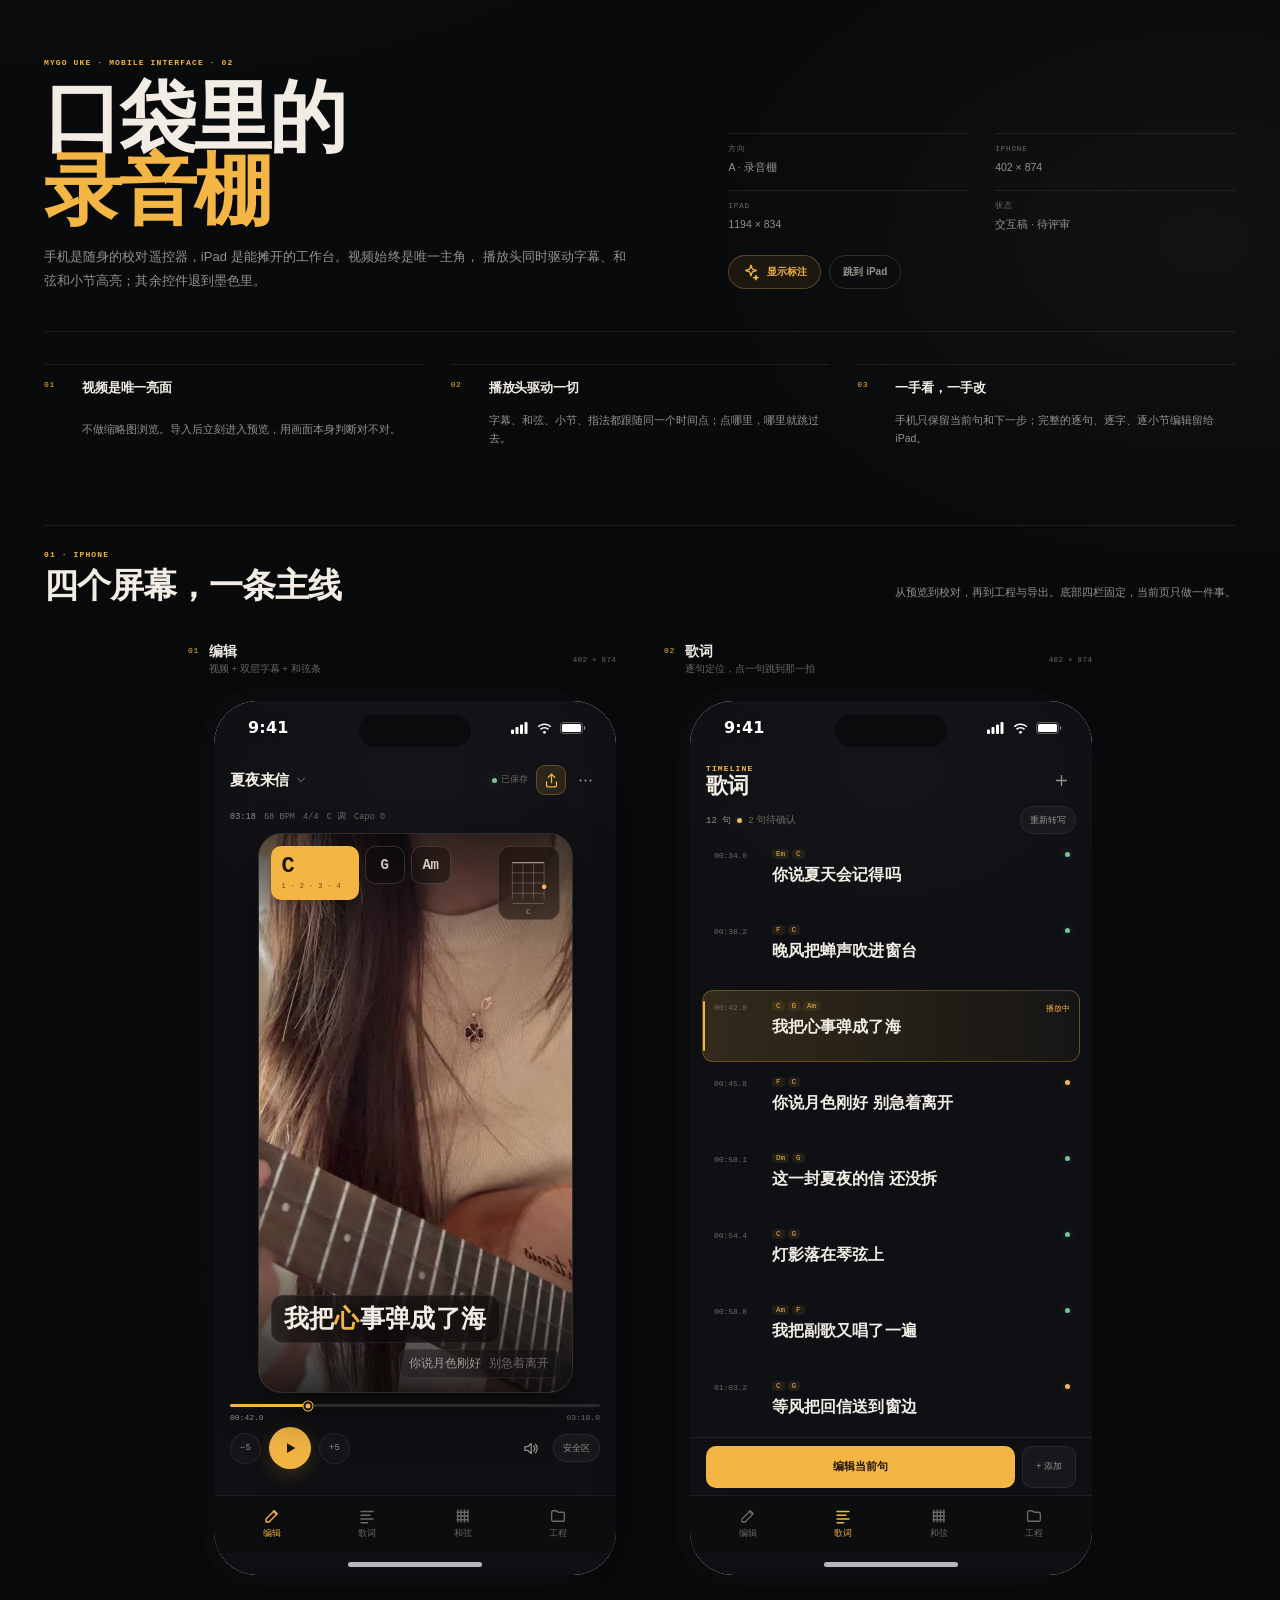
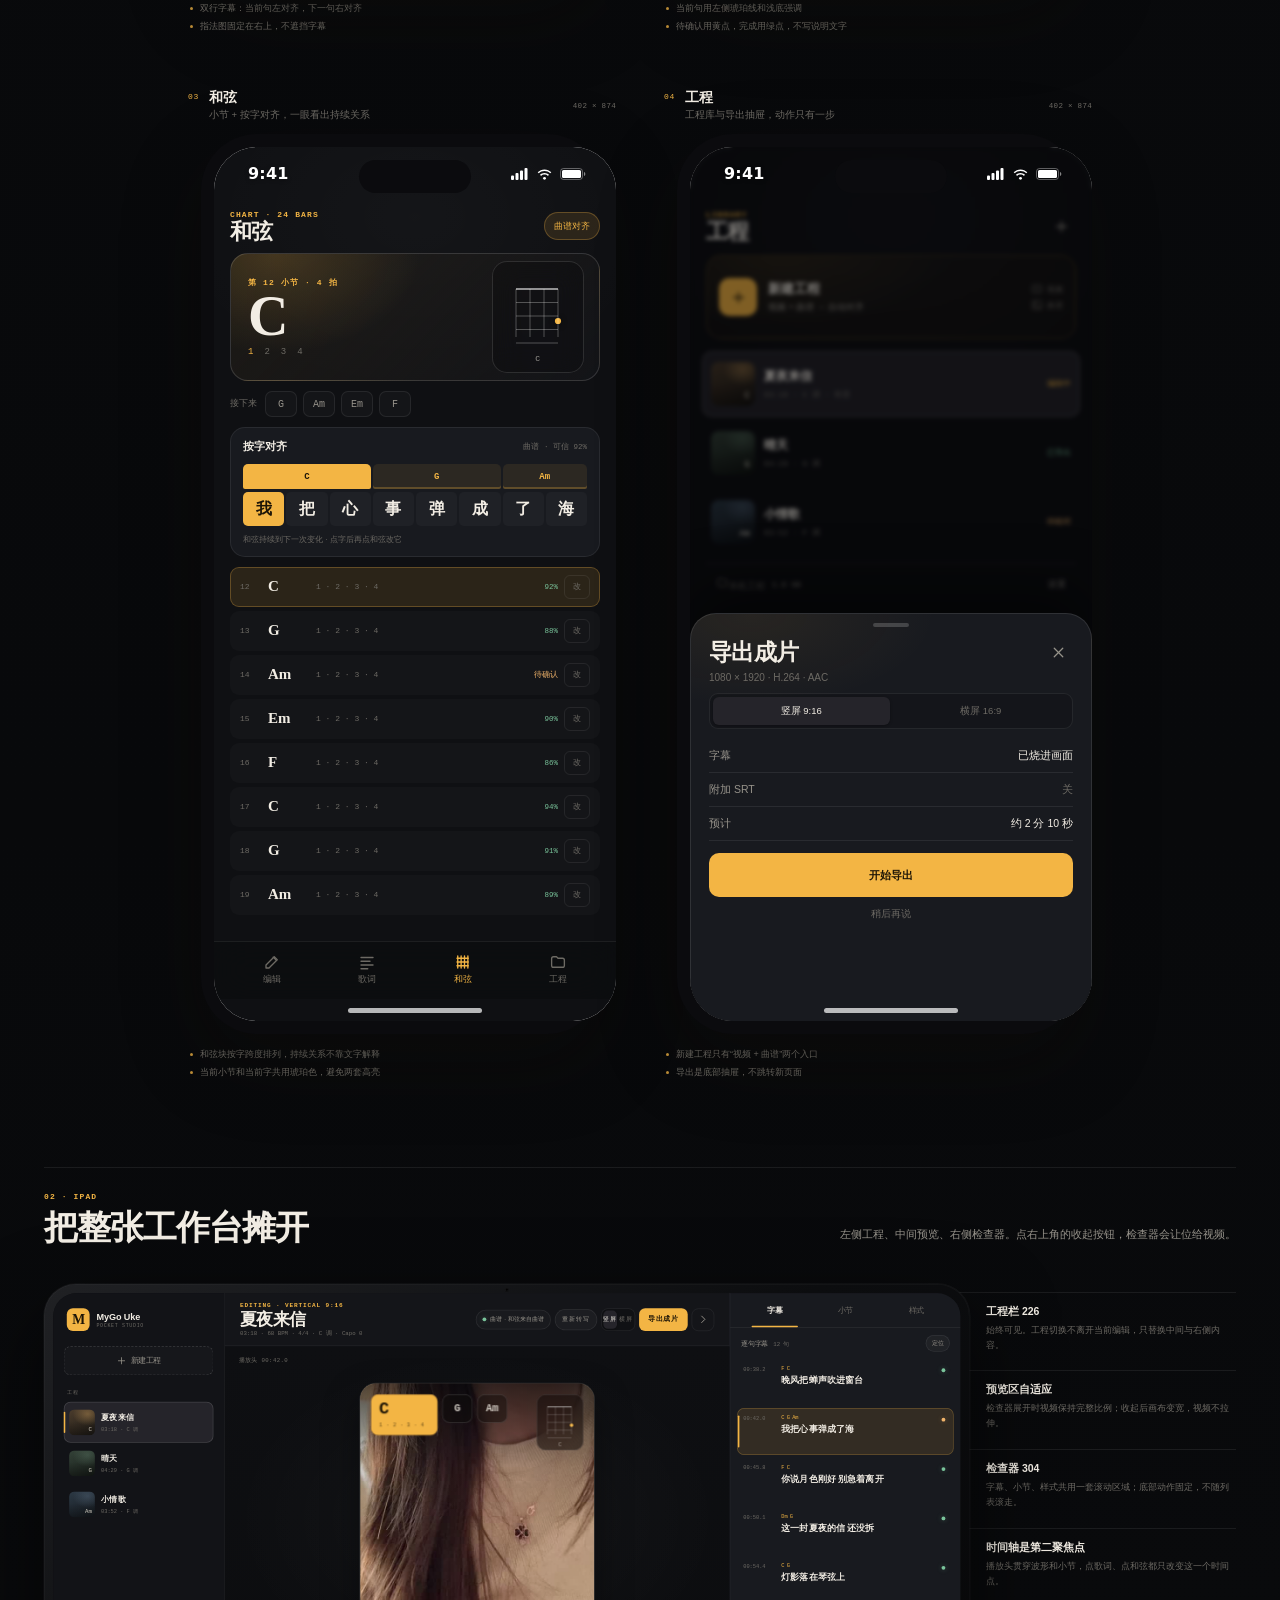
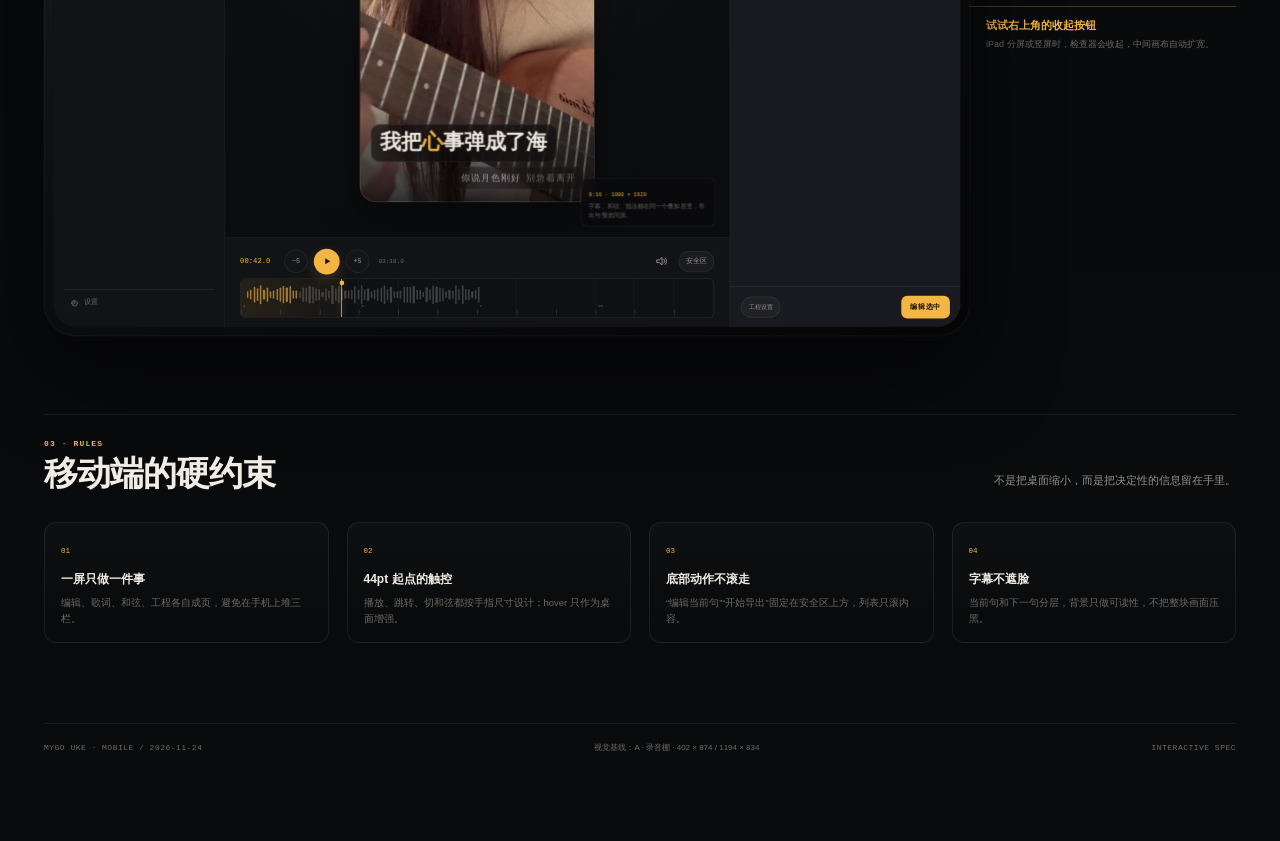
<file: designs/mygo-uke-mobile/index.html>
<!doctype html>
<html lang="zh">
<head>
  <meta charset="utf-8">
  <meta name="viewport" content="width=device-width, initial-scale=1, viewport-fit=cover">
  <meta name="apple-mobile-web-app-capable" content="yes">
  <meta name="mobile-web-app-capable" content="yes">
  <meta name="apple-mobile-web-app-status-bar-style" content="black-translucent">
  <meta name="apple-mobile-web-app-title" content="MyGo Uke Mobile">
  <title>MyGo Uke · Mobile UI</title>
  <link rel="icon" href="icon.png">
  <link rel="apple-touch-icon" href="icon.png">
  <link rel="stylesheet" href="styles.css">
  <script src="ios-shell.js" defer></script>
  <script src="app.js" defer></script>
</head>
<body>
  <svg class="icon-defs" aria-hidden="true">
    <symbol id="i-chevron-down" viewBox="0 0 24 24"><path d="M6 9l6 6 6-6"/></symbol>
    <symbol id="i-chevron-left" viewBox="0 0 24 24"><path d="M15 18l-6-6 6-6"/></symbol>
    <symbol id="i-chevron-right" viewBox="0 0 24 24"><path d="M9 18l6-6-6-6"/></symbol>
    <symbol id="i-more" viewBox="0 0 24 24"><circle cx="5" cy="12" r="1.5" fill="currentColor" stroke="none"/><circle cx="12" cy="12" r="1.5" fill="currentColor" stroke="none"/><circle cx="19" cy="12" r="1.5" fill="currentColor" stroke="none"/></symbol>
    <symbol id="i-export" viewBox="0 0 24 24"><path d="M12 15V3"/><path d="M7.5 7.5L12 3l4.5 4.5"/><path d="M5 14v5a2 2 0 0 0 2 2h10a2 2 0 0 0 2-2v-5"/></symbol>
    <symbol id="i-play" viewBox="0 0 24 24"><path d="M8 5.5l11 6.5-11 6.5z" fill="currentColor" stroke="none"/></symbol>
    <symbol id="i-pause" viewBox="0 0 24 24"><rect x="7" y="5" width="3.5" height="14" rx="1.2" fill="currentColor" stroke="none"/><rect x="13.5" y="5" width="3.5" height="14" rx="1.2" fill="currentColor" stroke="none"/></symbol>
    <symbol id="i-volume" viewBox="0 0 24 24"><path d="M4 9.5h4L13 5v14L8 14.5H4z"/><path d="M16.5 8.5a5 5 0 0 1 0 7"/><path d="M19 6a8.5 8.5 0 0 1 0 12"/></symbol>
    <symbol id="i-mute" viewBox="0 0 24 24"><path d="M4 9.5h4L13 5v14L8 14.5H4z"/><path d="M17 9l5 5"/><path d="M22 9l-5 5"/></symbol>
    <symbol id="i-edit" viewBox="0 0 24 24"><path d="M4 20h4l11-11-4-4L4 16z"/><path d="M13.5 5.5l4 4"/></symbol>
    <symbol id="i-lyrics" viewBox="0 0 24 24"><path d="M4 6h16"/><path d="M4 11h12"/><path d="M4 16h16"/><path d="M4 21h9"/></symbol>
    <symbol id="i-chord" viewBox="0 0 24 24"><path d="M5 4v16"/><path d="M9.5 4v16"/><path d="M14 4v16"/><path d="M18.5 4v16"/><path d="M4 7h15"/><path d="M4 12h15"/><path d="M4 17h15"/></symbol>
    <symbol id="i-folder" viewBox="0 0 24 24"><path d="M3.5 7.5A2.5 2.5 0 0 1 6 5h4l2 2h6a2.5 2.5 0 0 1 2.5 2.5v7A2.5 2.5 0 0 1 18 19H6a2.5 2.5 0 0 1-2.5-2.5z"/></symbol>
    <symbol id="i-plus" viewBox="0 0 24 24"><path d="M12 5v14"/><path d="M5 12h14"/></symbol>
    <symbol id="i-check" viewBox="0 0 24 24"><path d="M5 12.5l4.5 4.5L19 7.5"/></symbol>
    <symbol id="i-close" viewBox="0 0 24 24"><path d="M6 6l12 12"/><path d="M18 6L6 18"/></symbol>
    <symbol id="i-settings" viewBox="0 0 24 24"><circle cx="12" cy="12" r="3"/><path d="M19.4 15a1.7 1.7 0 0 0 .34 1.88l.06.06-1.42 1.42-.06-.06A1.7 1.7 0 0 0 16.44 18a1.7 1.7 0 0 0-1 .6 1.7 1.7 0 0 0-.4 1.1V20h-2v-.3a1.7 1.7 0 0 0-1.1-1.55 1.7 1.7 0 0 0-1.88.34l-.06.06-1.42-1.42.06-.06A1.7 1.7 0 0 0 9 15.44a1.7 1.7 0 0 0-1.55-1.1H7v-2h.45A1.7 1.7 0 0 0 9 11.22a1.7 1.7 0 0 0-.34-1.88l-.06-.06 1.42-1.42.06.06A1.7 1.7 0 0 0 12 8.3a1.7 1.7 0 0 0 1.1-1.55V6.3h2v.45A1.7 1.7 0 0 0 16.2 8.3a1.7 1.7 0 0 0 1.88-.34l.06-.06 1.42 1.42-.06.06A1.7 1.7 0 0 0 19.16 11.2a1.7 1.7 0 0 0 1.55 1.1H21v2h-.29a1.7 1.7 0 0 0-1.31.7z"/></symbol>
    <symbol id="i-video" viewBox="0 0 24 24"><rect x="3" y="5" width="18" height="14" rx="3"/><path d="M10 9l5 3-5 3z" fill="currentColor" stroke="none"/></symbol>
    <symbol id="i-image" viewBox="0 0 24 24"><rect x="3" y="4" width="18" height="16" rx="3"/><circle cx="8.5" cy="9" r="1.6"/><path d="M4.5 18l5.5-5 4 4 2-2 3.5 3"/></symbol>
    <symbol id="i-spark" viewBox="0 0 24 24"><path d="M12 3l1.8 5.2L19 10l-5.2 1.8L12 17l-1.8-5.2L5 10l5.2-1.8z"/><path d="M18.5 16.5l.8 2.2 2.2.8-2.2.8-.8 2.2-.8-2.2-2.2-.8 2.2-.8z"/></symbol>
    <symbol id="i-clock" viewBox="0 0 24 24"><circle cx="12" cy="12" r="8.5"/><path d="M12 7v5.5l3.5 2"/></symbol>
    <symbol id="i-trash" viewBox="0 0 24 24"><path d="M4 7h16"/><path d="M9.5 7V4.8h5V7"/><path d="M6.5 7l.8 13h9.4l.8-13"/><path d="M10 11v5"/><path d="M14 11v5"/></symbol>
    <symbol id="i-sheet" viewBox="0 0 24 24"><path d="M9 18V5l10-2v13"/><circle cx="6.5" cy="18" r="2.5"/><circle cx="16.5" cy="16" r="2.5"/></symbol>
    <symbol id="i-grip" viewBox="0 0 24 24"><circle cx="9" cy="7" r="1.2" fill="currentColor" stroke="none"/><circle cx="15" cy="7" r="1.2" fill="currentColor" stroke="none"/><circle cx="9" cy="12" r="1.2" fill="currentColor" stroke="none"/><circle cx="15" cy="12" r="1.2" fill="currentColor" stroke="none"/><circle cx="9" cy="17" r="1.2" fill="currentColor" stroke="none"/><circle cx="15" cy="17" r="1.2" fill="currentColor" stroke="none"/></symbol>
  </svg>

  <main class="board">
    <header class="board-head">
      <div class="board-title">
        <div class="eyebrow">MYGO UKE · MOBILE INTERFACE · 02</div>
        <h1>口袋里的<br><em>录音棚</em></h1>
        <p class="lede">
          手机是随身的校对遥控器，iPad 是能摊开的工作台。视频始终是唯一主角，
          播放头同时驱动字幕、和弦和小节高亮；其余控件退到墨色里。
        </p>
      </div>
      <div class="head-side">
        <div class="head-meta">
          <span><b>方向</b>A · 录音棚</span>
          <span><b>iPhone</b>402 × 874</span>
          <span><b>iPad</b>1194 × 834</span>
          <span><b>状态</b>交互稿 · 待评审</span>
        </div>
        <div class="head-actions">
          <button class="page-action" type="button" data-annotations>
            <svg class="icon"><use href="#i-spark"/></svg>
            显示标注
          </button>
          <a class="page-action is-quiet" href="#ipad">跳到 iPad</a>
        </div>
      </div>
    </header>

    <section class="principles" aria-label="设计原则">
      <article class="principle">
        <span class="principle-no">01</span>
        <h2>视频是唯一亮面</h2>
        <p>不做缩略图浏览。导入后立刻进入预览，用画面本身判断对不对。</p>
      </article>
      <article class="principle">
        <span class="principle-no">02</span>
        <h2>播放头驱动一切</h2>
        <p>字幕、和弦、小节、指法都跟随同一个时间点；点哪里，哪里就跳过去。</p>
      </article>
      <article class="principle">
        <span class="principle-no">03</span>
        <h2>一手看，一手改</h2>
        <p>手机只保留当前句和下一步；完整的逐句、逐字、逐小节编辑留给 iPad。</p>
      </article>
    </section>

    <section class="section" id="phone">
      <header class="section-head">
        <div>
          <div class="eyebrow">01 · IPHONE</div>
          <h2>四个屏幕，一条主线</h2>
        </div>
        <p>从预览到校对，再到工程与导出。底部四栏固定，当前页只做一件事。</p>
      </header>

      <div class="phone-grid">
        <article class="device-block" id="phone-edit" data-screen-label="iPhone · 编辑">
          <div class="device-head">
            <span class="device-no">01</span>
            <div><h3>编辑</h3><p>视频 + 双层字幕 + 和弦条</p></div>
            <span class="device-size mono">402 × 874</span>
          </div>
          <ios-shell dark width="402" screen-height="874">
            <div class="phone" data-phone="edit" data-duration="198" data-time="42">
              <header class="phone-head">
                <button class="project-switch" type="button" data-toast="切换工程">
                  <span>夏夜来信</span>
                  <svg class="icon"><use href="#i-chevron-down"/></svg>
                </button>
                <div class="phone-head-actions">
                  <span class="save-state"><i></i>已保存</span>
                  <button class="icon-button is-accent" type="button" data-toast="导出设置">
                    <svg class="icon"><use href="#i-export"/></svg>
                  </button>
                  <button class="icon-button" type="button" data-toast="更多操作">
                    <svg class="icon"><use href="#i-more"/></svg>
                  </button>
                </div>
              </header>
              <div class="phone-meta mono">
                <span>03:18</span><span>68 BPM</span><span>4/4</span><span>C 调</span><span>Capo 0</span>
              </div>

              <div class="phone-stage">
                <div class="video-frame" data-video>
                  <img class="video-still" src="assets/ukulele-still.jpg" alt="尤克里里弹唱视频预览">
                  <span class="video-scrim video-scrim-top"></span>
                  <span class="video-scrim video-scrim-bottom"></span>

                  <div class="overlay-top">
                    <button class="chord-chip chord-chip-current" type="button" data-chord="C">
                      <b data-chord-label>C</b>
                      <span class="beat-row">1 · 2 · 3 · 4</span>
                    </button>
                    <button class="chord-chip" type="button" data-chord="G">G</button>
                    <button class="chord-chip" type="button" data-chord="Am">Am</button>
                    <span class="overlay-spacer"></span>
                    <span class="fret-card" data-fret-card>
                      <svg viewBox="0 0 64 74" aria-hidden="true">
                        <g data-shape="C">
                          <circle cx="52" cy="46" r="3.1" class="fret-dot"/>
                        </g>
                        <g data-shape="G" style="display:none">
                          <circle cx="24" cy="32.5" r="3.1" class="fret-dot"/>
                          <circle cx="38" cy="46" r="3.1" class="fret-dot"/>
                          <circle cx="52" cy="32.5" r="3.1" class="fret-dot"/>
                        </g>
                        <g data-shape="Am" style="display:none">
                          <circle cx="10" cy="32.5" r="3.1" class="fret-dot"/>
                        </g>
                        <g class="fret-grid">
                          <path d="M10 14v48"/><path d="M24 14v48"/><path d="M38 14v48"/><path d="M52 14v48"/>
                          <path d="M10 14h42" class="fret-nut"/>
                          <path d="M10 27.5h42"/><path d="M10 41h42"/><path d="M10 54.5h42"/><path d="M10 68h42"/>
                        </g>
                      </svg>
                      <span class="fret-name" data-fret-name>C</span>
                    </span>
                  </div>

                  <div class="overlay-bottom">
                    <div class="lyric-current"><span>我把</span><span class="lyric-hot">心</span><span>事弹成了海</span></div>
                    <div class="lyric-next"><span>你说月色刚好</span><span>别急着离开</span></div>
                  </div>
                  <span class="video-hint">点画面播放 / 暂停</span>
                </div>
              </div>

              <div class="phone-transport">
                <div class="scrub" data-scrub>
                  <span class="scrub-track"><i class="scrub-fill"></i><b class="scrub-head"></b></span>
                  <span class="scrub-times mono"><span data-clock>00:42.0</span><span>03:18.0</span></span>
                </div>
                <div class="transport-row">
                  <button class="round-mini" type="button" data-seek="-5">−5</button>
                  <button class="play-button" type="button" data-play aria-label="播放">
                    <svg class="icon play-icon"><use href="#i-play"/></svg>
                    <svg class="icon pause-icon"><use href="#i-pause"/></svg>
                  </button>
                  <button class="round-mini" type="button" data-seek="5">+5</button>
                  <span class="transport-spacer"></span>
                  <button class="icon-button" type="button" data-mute aria-label="静音">
                    <svg class="icon volume-icon"><use href="#i-volume"/></svg>
                    <svg class="icon mute-icon"><use href="#i-mute"/></svg>
                  </button>
                  <button class="soft-chip" type="button" data-toast="安全区已开启">安全区</button>
                </div>
              </div>

              <nav class="phone-tabs" aria-label="主导航">
                <button class="is-on" type="button" data-goto="phone-edit"><svg class="icon"><use href="#i-edit"/></svg><span>编辑</span></button>
                <button type="button" data-goto="phone-lyrics"><svg class="icon"><use href="#i-lyrics"/></svg><span>歌词</span></button>
                <button type="button" data-goto="phone-chords"><svg class="icon"><use href="#i-chord"/></svg><span>和弦</span></button>
                <button type="button" data-goto="phone-project"><svg class="icon"><use href="#i-folder"/></svg><span>工程</span></button>
              </nav>
            </div>
          </ios-shell>
          <div class="device-notes">
            <span>双行字幕：当前句左对齐，下一句右对齐</span>
            <span>指法图固定在右上，不遮挡字幕</span>
          </div>
        </article>

        <article class="device-block" id="phone-lyrics" data-screen-label="iPhone · 歌词">
          <div class="device-head">
            <span class="device-no">02</span>
            <div><h3>歌词</h3><p>逐句定位，点一句跳到那一拍</p></div>
            <span class="device-size mono">402 × 874</span>
          </div>
          <ios-shell dark width="402" screen-height="874">
            <div class="phone" data-phone="lyrics">
              <header class="phone-head">
                <div class="screen-title">
                  <span class="eyebrow">TIMELINE</span>
                  <h2>歌词</h2>
                </div>
                <button class="icon-button" type="button" data-toast="添加一句">
                  <svg class="icon"><use href="#i-plus"/></svg>
                </button>
              </header>
              <div class="list-summary">
                <span class="mono">12 句</span>
                <i class="status-dot is-warn"></i>
                <span>2 句待确认</span>
                <span class="summary-spacer"></span>
                <button class="soft-chip" type="button" data-toast="重新转写会覆盖手动编辑">重新转写</button>
              </div>

              <div class="line-list" data-line-list>
                <button class="line-row" type="button" data-line data-time="34.0">
                  <span class="line-time mono">00:34.0</span>
                  <span class="line-main">
                    <span class="line-chords"><b>Em</b><b>C</b></span>
                    <span class="line-text">你说夏天会记得吗</span>
                  </span>
                  <span class="line-state"><i class="status-dot is-good"></i></span>
                </button>
                <button class="line-row" type="button" data-line data-time="38.2">
                  <span class="line-time mono">00:38.2</span>
                  <span class="line-main">
                    <span class="line-chords"><b>F</b><b>C</b></span>
                    <span class="line-text">晚风把蝉声吹进窗台</span>
                  </span>
                  <span class="line-state"><i class="status-dot is-good"></i></span>
                </button>
                <button class="line-row is-current" type="button" data-line data-time="42.0">
                  <span class="line-time mono">00:42.0</span>
                  <span class="line-main">
                    <span class="line-chords"><b>C</b><b>G</b><b>Am</b></span>
                    <span class="line-text">我把心事弹成了海</span>
                  </span>
                  <span class="line-state is-playing">播放中</span>
                </button>
                <button class="line-row" type="button" data-line data-time="45.8">
                  <span class="line-time mono">00:45.8</span>
                  <span class="line-main">
                    <span class="line-chords"><b>F</b><b>C</b></span>
                    <span class="line-text">你说月色刚好 别急着离开</span>
                  </span>
                  <span class="line-state"><i class="status-dot is-warn"></i></span>
                </button>
                <button class="line-row" type="button" data-line data-time="50.1">
                  <span class="line-time mono">00:50.1</span>
                  <span class="line-main">
                    <span class="line-chords"><b>Dm</b><b>G</b></span>
                    <span class="line-text">这一封夏夜的信 还没拆</span>
                  </span>
                  <span class="line-state"><i class="status-dot is-good"></i></span>
                </button>
                <button class="line-row" type="button" data-line data-time="54.4">
                  <span class="line-time mono">00:54.4</span>
                  <span class="line-main">
                    <span class="line-chords"><b>C</b><b>G</b></span>
                    <span class="line-text">灯影落在琴弦上</span>
                  </span>
                  <span class="line-state"><i class="status-dot is-good"></i></span>
                </button>
                <button class="line-row" type="button" data-line data-time="58.8">
                  <span class="line-time mono">00:58.8</span>
                  <span class="line-main">
                    <span class="line-chords"><b>Am</b><b>F</b></span>
                    <span class="line-text">我把副歌又唱了一遍</span>
                  </span>
                  <span class="line-state"><i class="status-dot is-good"></i></span>
                </button>
                <button class="line-row" type="button" data-line data-time="63.2">
                  <span class="line-time mono">01:03.2</span>
                  <span class="line-main">
                    <span class="line-chords"><b>C</b><b>G</b></span>
                    <span class="line-text">等风把回信送到窗边</span>
                  </span>
                  <span class="line-state"><i class="status-dot is-warn"></i></span>
                </button>
              </div>

              <div class="sticky-actions">
                <button class="primary-button" type="button" data-toast="打开逐句编辑">编辑当前句</button>
                <button class="soft-chip" type="button" data-toast="添加一句">+ 添加</button>
              </div>
              <nav class="phone-tabs" aria-label="主导航">
                <button type="button" data-goto="phone-edit"><svg class="icon"><use href="#i-edit"/></svg><span>编辑</span></button>
                <button class="is-on" type="button" data-goto="phone-lyrics"><svg class="icon"><use href="#i-lyrics"/></svg><span>歌词</span></button>
                <button type="button" data-goto="phone-chords"><svg class="icon"><use href="#i-chord"/></svg><span>和弦</span></button>
                <button type="button" data-goto="phone-project"><svg class="icon"><use href="#i-folder"/></svg><span>工程</span></button>
              </nav>
            </div>
          </ios-shell>
          <div class="device-notes">
            <span>当前句用左侧琥珀线和浅底强调</span>
            <span>待确认用黄点，完成用绿点，不写说明文字</span>
          </div>
        </article>

        <article class="device-block" id="phone-chords" data-screen-label="iPhone · 和弦">
          <div class="device-head">
            <span class="device-no">03</span>
            <div><h3>和弦</h3><p>小节 + 按字对齐，一眼看出持续关系</p></div>
            <span class="device-size mono">402 × 874</span>
          </div>
          <ios-shell dark width="402" screen-height="874">
            <div class="phone" data-phone="chords">
              <header class="phone-head">
                <div class="screen-title">
                  <span class="eyebrow">CHART · 24 BARS</span>
                  <h2>和弦</h2>
                </div>
                <button class="soft-chip is-accent" type="button" data-toast="从曲谱重新对齐">曲谱对齐</button>
              </header>

              <div class="chord-hero">
                <div class="hero-copy">
                  <span class="eyebrow">第 12 小节 · 4 拍</span>
                  <div class="hero-chord" data-hero-chord>C</div>
                  <div class="hero-beats"><span class="on">1</span><span>2</span><span>3</span><span>4</span></div>
                </div>
                <span class="fret-card is-large" data-fret-card>
                  <svg viewBox="0 0 64 74" aria-hidden="true">
                    <g data-shape="C"><circle cx="52" cy="46" r="3.1" class="fret-dot"/></g>
                    <g data-shape="G" style="display:none">
                      <circle cx="24" cy="32.5" r="3.1" class="fret-dot"/>
                      <circle cx="38" cy="46" r="3.1" class="fret-dot"/>
                      <circle cx="52" cy="32.5" r="3.1" class="fret-dot"/>
                    </g>
                    <g data-shape="Am" style="display:none"><circle cx="10" cy="32.5" r="3.1" class="fret-dot"/></g>
                    <g class="fret-grid">
                      <path d="M10 14v48"/><path d="M24 14v48"/><path d="M38 14v48"/><path d="M52 14v48"/>
                      <path d="M10 14h42" class="fret-nut"/>
                      <path d="M10 27.5h42"/><path d="M10 41h42"/><path d="M10 54.5h42"/><path d="M10 68h42"/>
                    </g>
                  </svg>
                  <span class="fret-name" data-fret-name>C</span>
                </span>
              </div>

              <div class="next-bars">
                <span class="next-label">接下来</span>
                <button type="button" data-toast="跳到第 13 小节">G</button>
                <button type="button" data-toast="跳到第 14 小节">Am</button>
                <button type="button" data-toast="跳到第 15 小节">Em</button>
                <button type="button" data-toast="跳到第 16 小节">F</button>
              </div>

              <div class="align-card">
                <div class="align-head">
                  <span>按字对齐</span>
                  <span class="mono">曲谱 · 可信 92%</span>
                </div>
                <div class="chord-spans">
                  <button class="chord-span span-3 is-on" type="button" data-chord-pick="C">C</button>
                  <button class="chord-span span-3" type="button" data-chord-pick="G">G</button>
                  <button class="chord-span span-2" type="button" data-chord-pick="Am">Am</button>
                </div>
                <div class="char-row">
                  <button class="char-cell is-current" type="button">我</button>
                  <button class="char-cell" type="button">把</button>
                  <button class="char-cell" type="button">心</button>
                  <button class="char-cell" type="button">事</button>
                  <button class="char-cell" type="button">弹</button>
                  <button class="char-cell" type="button">成</button>
                  <button class="char-cell" type="button">了</button>
                  <button class="char-cell" type="button">海</button>
                </div>
                <p class="align-hint">和弦持续到下一次变化 · 点字后再点和弦改它</p>
              </div>

              <div class="bar-list">
                <div class="bar-row is-current">
                  <span class="bar-no mono">12</span>
                  <b class="bar-chord">C</b>
                  <span class="bar-beats mono">1 · 2 · 3 · 4</span>
                  <span class="bar-conf mono">92%</span>
                  <button type="button" data-toast="编辑第 12 小节">改</button>
                </div>
                <div class="bar-row">
                  <span class="bar-no mono">13</span>
                  <b class="bar-chord">G</b>
                  <span class="bar-beats mono">1 · 2 · 3 · 4</span>
                  <span class="bar-conf mono">88%</span>
                  <button type="button" data-toast="编辑第 13 小节">改</button>
                </div>
                <div class="bar-row">
                  <span class="bar-no mono">14</span>
                  <b class="bar-chord">Am</b>
                  <span class="bar-beats mono">1 · 2 · 3 · 4</span>
                  <span class="bar-conf mono is-warn">待确认</span>
                  <button type="button" data-toast="编辑第 14 小节">改</button>
                </div>
                <div class="bar-row">
                  <span class="bar-no mono">15</span>
                  <b class="bar-chord">Em</b>
                  <span class="bar-beats mono">1 · 2 · 3 · 4</span>
                  <span class="bar-conf mono">90%</span>
                  <button type="button" data-toast="编辑第 15 小节">改</button>
                </div>
                <div class="bar-row">
                  <span class="bar-no mono">16</span>
                  <b class="bar-chord">F</b>
                  <span class="bar-beats mono">1 · 2 · 3 · 4</span>
                  <span class="bar-conf mono">86%</span>
                  <button type="button" data-toast="编辑第 16 小节">改</button>
                </div>
                <div class="bar-row">
                  <span class="bar-no mono">17</span>
                  <b class="bar-chord">C</b>
                  <span class="bar-beats mono">1 · 2 · 3 · 4</span>
                  <span class="bar-conf mono">94%</span>
                  <button type="button" data-toast="编辑第 17 小节">改</button>
                </div>
                <div class="bar-row">
                  <span class="bar-no mono">18</span>
                  <b class="bar-chord">G</b>
                  <span class="bar-beats mono">1 · 2 · 3 · 4</span>
                  <span class="bar-conf mono">91%</span>
                  <button type="button" data-toast="编辑第 18 小节">改</button>
                </div>
                <div class="bar-row">
                  <span class="bar-no mono">19</span>
                  <b class="bar-chord">Am</b>
                  <span class="bar-beats mono">1 · 2 · 3 · 4</span>
                  <span class="bar-conf mono">89%</span>
                  <button type="button" data-toast="编辑第 19 小节">改</button>
                </div>
              </div>

              <nav class="phone-tabs" aria-label="主导航">
                <button type="button" data-goto="phone-edit"><svg class="icon"><use href="#i-edit"/></svg><span>编辑</span></button>
                <button type="button" data-goto="phone-lyrics"><svg class="icon"><use href="#i-lyrics"/></svg><span>歌词</span></button>
                <button class="is-on" type="button" data-goto="phone-chords"><svg class="icon"><use href="#i-chord"/></svg><span>和弦</span></button>
                <button type="button" data-goto="phone-project"><svg class="icon"><use href="#i-folder"/></svg><span>工程</span></button>
              </nav>
            </div>
          </ios-shell>
          <div class="device-notes">
            <span>和弦块按字跨度排列，持续关系不靠文字解释</span>
            <span>当前小节和当前字共用琥珀色，避免两套高亮</span>
          </div>
        </article>

        <article class="device-block" id="phone-project" data-screen-label="iPhone · 工程与导出">
          <div class="device-head">
            <span class="device-no">04</span>
            <div><h3>工程</h3><p>工程库与导出抽屉，动作只有一步</p></div>
            <span class="device-size mono">402 × 874</span>
          </div>
          <ios-shell dark width="402" screen-height="874">
            <div class="phone" data-phone="project">
              <header class="phone-head">
                <div class="screen-title">
                  <span class="eyebrow">LIBRARY</span>
                  <h2>工程</h2>
                </div>
                <button class="icon-button" type="button" data-toast="新建工程">
                  <svg class="icon"><use href="#i-plus"/></svg>
                </button>
              </header>

              <button class="new-project" type="button" data-toast="导入视频与曲谱">
                <span class="new-icon"><svg class="icon"><use href="#i-plus"/></svg></span>
                <span class="new-copy">
                  <b>新建工程</b>
                  <span>视频 + 曲谱 → 自动对齐</span>
                </span>
                <span class="new-actions">
                  <span><svg class="icon"><use href="#i-video"/></svg>视频</span>
                  <span><svg class="icon"><use href="#i-image"/></svg>曲谱</span>
                </span>
              </button>

              <div class="project-list">
                <button class="project-row is-on" type="button" data-toast="打开夏夜来信">
                  <span class="project-thumb tone-0"><i>C</i></span>
                  <span class="project-copy">
                    <b>夏夜来信</b>
                    <span class="mono">03:18 · C 调 · 有谱</span>
                  </span>
                  <span class="project-state">编辑中</span>
                </button>
                <button class="project-row" type="button" data-toast="打开晴天">
                  <span class="project-thumb tone-1"><i>G</i></span>
                  <span class="project-copy">
                    <b>晴天</b>
                    <span class="mono">04:29 · G 调</span>
                  </span>
                  <span class="project-state is-done">已导出</span>
                </button>
                <button class="project-row" type="button" data-toast="打开小情歌">
                  <span class="project-thumb tone-2"><i>Am</i></span>
                  <span class="project-copy">
                    <b>小情歌</b>
                    <span class="mono">03:52 · F 调</span>
                  </span>
                  <span class="project-state is-warn">待校对</span>
                </button>
              </div>

              <div class="storage-row">
                <span><svg class="icon"><use href="#i-folder"/></svg>本机工程</span>
                <span class="mono">1.8 GB</span>
                <span class="summary-spacer"></span>
                <button type="button" data-toast="打开设置">设置</button>
              </div>

              <nav class="phone-tabs" aria-label="主导航">
                <button type="button" data-goto="phone-edit"><svg class="icon"><use href="#i-edit"/></svg><span>编辑</span></button>
                <button type="button" data-goto="phone-lyrics"><svg class="icon"><use href="#i-lyrics"/></svg><span>歌词</span></button>
                <button type="button" data-goto="phone-chords"><svg class="icon"><use href="#i-chord"/></svg><span>和弦</span></button>
                <button class="is-on" type="button" data-goto="phone-project"><svg class="icon"><use href="#i-folder"/></svg><span>工程</span></button>
              </nav>

              <div class="sheet-backdrop" data-export-backdrop></div>
              <section class="export-sheet" data-export-sheet>
                <span class="sheet-grabber"></span>
                <div class="sheet-head">
                  <div>
                    <h3>导出成片</h3>
                    <p>1080 × 1920 · H.264 · AAC</p>
                  </div>
                  <button class="icon-button" type="button" data-export-close>
                    <svg class="icon"><use href="#i-close"/></svg>
                  </button>
                </div>
                <div class="segmented">
                  <button class="is-on" type="button" data-toast="竖屏 1080 × 1920">竖屏 9:16</button>
                  <button type="button" data-toast="横屏 1920 × 1080">横屏 16:9</button>
                </div>
                <div class="export-rows">
                  <div><span>字幕</span><b>已烧进画面</b></div>
                  <div><span>附加 SRT</span><b class="is-muted">关</b></div>
                  <div><span>预计</span><b>约 2 分 10 秒</b></div>
                </div>
                <div class="export-progress" data-export-progress>
                  <div class="export-progress-head"><span>正在渲染</span><b class="mono" data-export-percent>0%</b></div>
                  <span class="export-progress-track"><i data-export-fill></i></span>
                  <p>保持屏幕常亮 · 可以随时取消</p>
                </div>
                <button class="primary-button export-start" type="button" data-export-start>开始导出</button>
                <button class="sheet-later" type="button" data-export-close>稍后再说</button>
              </section>
              <button class="reopen-export" type="button" data-export-open>
                <svg class="icon"><use href="#i-export"/></svg>
                导出
              </button>
            </div>
          </ios-shell>
          <div class="device-notes">
            <span>新建工程只有“视频 + 曲谱”两个入口</span>
            <span>导出是底部抽屉，不跳转新页面</span>
          </div>
        </article>
      </div>
    </section>

    <section class="section ipad-section" id="ipad">
      <header class="section-head">
        <div>
          <div class="eyebrow">02 · IPAD</div>
          <h2>把整张工作台摊开</h2>
        </div>
        <p>左侧工程、中间预览、右侧检查器。点右上角的收起按钮，检查器会让位给视频。</p>
      </header>

      <div class="ipad-layout">
        <div class="ipad-scale">
          <div class="ipad-shell">
            <div class="ipad-screen" data-screen-label="iPad · 编辑">
              <aside class="ipad-rail">
                <div class="brand">
                  <span class="brand-mark">M</span>
                  <span class="brand-copy"><b>MyGo Uke</b><i>POCKET STUDIO</i></span>
                </div>
                <button class="rail-new" type="button" data-toast="导入视频与曲谱">
                  <svg class="icon"><use href="#i-plus"/></svg>
                  新建工程
                </button>
                <div class="rail-label">工程</div>
                <button class="rail-project is-on" type="button" data-toast="打开夏夜来信">
                  <span class="project-thumb tone-0"><i>C</i></span>
                  <span><b>夏夜来信</b><em class="mono">03:18 · C 调</em></span>
                </button>
                <button class="rail-project" type="button" data-toast="打开晴天">
                  <span class="project-thumb tone-1"><i>G</i></span>
                  <span><b>晴天</b><em class="mono">04:29 · G 调</em></span>
                </button>
                <button class="rail-project" type="button" data-toast="打开小情歌">
                  <span class="project-thumb tone-2"><i>Am</i></span>
                  <span><b>小情歌</b><em class="mono">03:52 · F 调</em></span>
                </button>
                <span class="rail-spacer"></span>
                <button class="rail-settings" type="button" data-toast="打开设置">
                  <svg class="icon"><use href="#i-settings"/></svg>
                  设置
                </button>
              </aside>

              <main class="ipad-stage">
                <header class="stage-head">
                  <div class="stage-title">
                    <span class="eyebrow">EDITING · VERTICAL 9:16</span>
                    <h2>夏夜来信</h2>
                    <p class="mono">03:18 · 68 BPM · 4/4 · C 调 · Capo 0</p>
                  </div>
                  <div class="stage-actions">
                    <span class="badge"><i class="status-dot is-good"></i>曲谱 · 和弦来自曲谱</span>
                    <button class="soft-chip" type="button" data-toast="重新转写会覆盖手动编辑">重新转写</button>
                    <div class="segmented is-small">
                      <button class="is-on" type="button" data-toast="竖屏 1080 × 1920">竖屏</button>
                      <button type="button" data-toast="横屏 1920 × 1080">横屏</button>
                    </div>
                    <button class="primary-button is-small" type="button" data-export-open-ipad>导出成片</button>
                    <button class="icon-button inspector-toggle" type="button" data-inspector-toggle aria-label="收起检查器">
                      <svg class="icon"><use href="#i-chevron-right"/></svg>
                    </button>
                  </div>
                </header>

                <div class="stage-canvas" data-ipad-scope>
                  <div class="canvas-tag mono">播放头 00:42.0</div>
                  <div class="video-frame ipad-video" data-video>
                    <img class="video-still" src="assets/ukulele-still.jpg" alt="尤克里里弹唱视频预览">
                    <span class="video-scrim video-scrim-top"></span>
                    <span class="video-scrim video-scrim-bottom"></span>
                    <div class="overlay-top">
                      <button class="chord-chip chord-chip-current" type="button" data-chord="C">
                        <b data-chord-label>C</b>
                        <span class="beat-row">1 · 2 · 3 · 4</span>
                      </button>
                      <button class="chord-chip" type="button" data-chord="G">G</button>
                      <button class="chord-chip" type="button" data-chord="Am">Am</button>
                      <span class="overlay-spacer"></span>
                      <span class="fret-card" data-fret-card>
                        <svg viewBox="0 0 64 74" aria-hidden="true">
                          <g data-shape="C"><circle cx="52" cy="46" r="3.1" class="fret-dot"/></g>
                          <g data-shape="G" style="display:none">
                            <circle cx="24" cy="32.5" r="3.1" class="fret-dot"/>
                            <circle cx="38" cy="46" r="3.1" class="fret-dot"/>
                            <circle cx="52" cy="32.5" r="3.1" class="fret-dot"/>
                          </g>
                          <g data-shape="Am" style="display:none"><circle cx="10" cy="32.5" r="3.1" class="fret-dot"/></g>
                          <g class="fret-grid">
                            <path d="M10 14v48"/><path d="M24 14v48"/><path d="M38 14v48"/><path d="M52 14v48"/>
                            <path d="M10 14h42" class="fret-nut"/>
                            <path d="M10 27.5h42"/><path d="M10 41h42"/><path d="M10 54.5h42"/><path d="M10 68h42"/>
                          </g>
                        </svg>
                        <span class="fret-name" data-fret-name>C</span>
                      </span>
                    </div>
                    <div class="overlay-bottom">
                      <div class="lyric-current"><span>我把</span><span class="lyric-hot">心</span><span>事弹成了海</span></div>
                      <div class="lyric-next"><span>你说月色刚好</span><span>别急着离开</span></div>
                    </div>
                    <span class="video-hint">点画面播放 / 暂停</span>
                  </div>
                  <div class="canvas-note">
                    <span class="mono">9:16 · 1080 × 1920</span>
                    <p>字幕、和弦、指法都在同一个叠加层里，导出与预览同源。</p>
                  </div>
                </div>

                <div class="ipad-transport">
                  <div class="transport-top">
                    <span class="mono time-now" data-clock>00:42.0</span>
                    <button class="round-mini" type="button" data-seek="-5">−5</button>
                    <button class="play-button is-small" type="button" data-play aria-label="播放">
                      <svg class="icon play-icon"><use href="#i-play"/></svg>
                      <svg class="icon pause-icon"><use href="#i-pause"/></svg>
                    </button>
                    <button class="round-mini" type="button" data-seek="5">+5</button>
                    <span class="mono time-total">03:18.0</span>
                    <span class="transport-spacer"></span>
                    <button class="icon-button" type="button" data-mute aria-label="静音">
                      <svg class="icon volume-icon"><use href="#i-volume"/></svg>
                      <svg class="icon mute-icon"><use href="#i-mute"/></svg>
                    </button>
                    <button class="soft-chip" type="button" data-toast="安全区已开启">安全区</button>
                  </div>
                  <div class="timeline" data-timeline>
                    <div class="waveform" data-waveform></div>
                    <span class="timeline-fill"></span>
                    <span class="playhead"></span>
                  </div>
                </div>
              </main>

              <aside class="ipad-inspector">
                <div class="ins-tabs">
                  <button class="is-on" type="button" data-ins-tab="lyrics">字幕</button>
                  <button type="button" data-ins-tab="bars">小节</button>
                  <button type="button" data-ins-tab="style">样式</button>
                </div>

                <div class="ins-panel is-on" data-ins-panel="lyrics">
                  <div class="ins-head">
                    <span>逐句字幕 <b class="mono">12 句</b></span>
                    <button class="soft-chip" type="button" data-toast="定位到当前句">定位</button>
                  </div>
                  <div class="ins-list">
                    <button class="ins-line" type="button" data-line data-time="38.2">
                      <span class="ins-time mono">00:38.2</span>
                      <span class="ins-copy"><span class="ins-chords"><b>F</b><b>C</b></span><span class="ins-text">晚风把蝉声吹进窗台</span></span>
                      <span class="ins-dot status-dot is-good"></span>
                    </button>
                    <button class="ins-line is-current" type="button" data-line data-time="42.0">
                      <span class="ins-time mono">00:42.0</span>
                      <span class="ins-copy"><span class="ins-chords"><b>C</b><b>G</b><b>Am</b></span><span class="ins-text">我把心事弹成了海</span></span>
                      <span class="ins-dot status-dot is-warn"></span>
                    </button>
                    <button class="ins-line" type="button" data-line data-time="45.8">
                      <span class="ins-time mono">00:45.8</span>
                      <span class="ins-copy"><span class="ins-chords"><b>F</b><b>C</b></span><span class="ins-text">你说月色刚好 别急着离开</span></span>
                      <span class="ins-dot status-dot is-good"></span>
                    </button>
                    <button class="ins-line" type="button" data-line data-time="50.1">
                      <span class="ins-time mono">00:50.1</span>
                      <span class="ins-copy"><span class="ins-chords"><b>Dm</b><b>G</b></span><span class="ins-text">这一封夏夜的信 还没拆</span></span>
                      <span class="ins-dot status-dot is-good"></span>
                    </button>
                    <button class="ins-line" type="button" data-line data-time="54.4">
                      <span class="ins-time mono">00:54.4</span>
                      <span class="ins-copy"><span class="ins-chords"><b>C</b><b>G</b></span><span class="ins-text">灯影落在琴弦上</span></span>
                      <span class="ins-dot status-dot is-good"></span>
                    </button>
                  </div>
                  <div class="ins-foot">
                    <button class="soft-chip" type="button" data-toast="重命名工程">工程设置</button>
                    <button class="primary-button is-small" type="button" data-toast="打开逐句编辑">编辑选中</button>
                  </div>
                </div>

                <div class="ins-panel" data-ins-panel="bars">
                  <div class="ins-head"><span>小节与和弦 <b class="mono">12 小节</b></span><button class="soft-chip" type="button" data-toast="从曲谱重新对齐">重新对齐</button></div>
                  <div class="ins-list">
                    <div class="ins-bar is-current"><span class="mono">12</span><b>C</b><span class="mono">1 · 2 · 3 · 4</span><em>92%</em><button type="button" data-toast="编辑第 12 小节">改</button></div>
                    <div class="ins-bar"><span class="mono">13</span><b>G</b><span class="mono">1 · 2 · 3 · 4</span><em>88%</em><button type="button" data-toast="编辑第 13 小节">改</button></div>
                    <div class="ins-bar"><span class="mono">14</span><b>Am</b><span class="mono">1 · 2 · 3 · 4</span><em class="is-warn">待确认</em><button type="button" data-toast="编辑第 14 小节">改</button></div>
                    <div class="ins-bar"><span class="mono">15</span><b>Em</b><span class="mono">1 · 2 · 3 · 4</span><em>90%</em><button type="button" data-toast="编辑第 15 小节">改</button></div>
                    <div class="ins-bar"><span class="mono">16</span><b>F</b><span class="mono">1 · 2 · 3 · 4</span><em>86%</em><button type="button" data-toast="编辑第 16 小节">改</button></div>
                  </div>
                  <div class="ins-foot"><span class="mono">按字对齐 · 曲谱可信 92%</span><button class="primary-button is-small" type="button" data-toast="编辑当前小节">改当前小节</button></div>
                </div>

                <div class="ins-panel" data-ins-panel="style">
                  <div class="ins-head"><span>叠加样式</span><button class="soft-chip" type="button" data-toast="恢复默认样式">重置</button></div>
                  <div class="style-panel">
                    <label class="range-row"><span>和弦大小</span><b class="mono">64</b><input type="range" min="32" max="96" value="64" data-range="chord"></label>
                    <label class="range-row"><span>字幕大小</span><b class="mono">60</b><input type="range" min="32" max="96" value="60" data-range="sub"></label>
                    <label class="range-row"><span>字幕高度</span><b class="mono">78%</b><input type="range" min="55" max="92" value="78" data-range="y"></label>
                    <div class="style-block">
                      <span>字幕对齐</span>
                      <div class="segmented is-small">
                        <button type="button" data-toast="左对齐">左</button>
                        <button class="is-on" type="button" data-toast="交错对齐">交错</button>
                        <button type="button" data-toast="右对齐">右</button>
                      </div>
                    </div>
                    <div class="style-block">
                      <span>强调色</span>
                      <div class="swatches">
                        <button class="swatch is-on" type="button" style="--sw:#F3B544" data-toast="琥珀"></button>
                        <button class="swatch" type="button" style="--sw:#79C39A" data-toast="薄荷"></button>
                        <button class="swatch" type="button" style="--sw:#7FA7C9" data-toast="雾蓝"></button>
                        <button class="swatch" type="button" style="--sw:#D88663" data-toast="陶土"></button>
                      </div>
                    </div>
                  </div>
                  <div class="ins-foot"><span class="mono">改动即时同步到预览</span><button class="primary-button is-small" type="button" data-toast="样式已保存">保存样式</button></div>
                </div>
              </aside>

              <div class="ipad-export-backdrop" data-export-backdrop-ipad></div>
              <section class="ipad-export" data-export-sheet-ipad>
                <div class="ipad-export-head">
                  <div><span class="eyebrow">EXPORT</span><h3>导出成片</h3><p class="mono">1080 × 1920 · H.264 · AAC · 30fps</p></div>
                  <button class="icon-button" type="button" data-export-close-ipad><svg class="icon"><use href="#i-close"/></svg></button>
                </div>
                <div class="export-rows">
                  <div><span>画幅</span><b>竖屏 9:16</b></div>
                  <div><span>字幕</span><b>已烧进画面</b></div>
                  <div><span>附加 SRT</span><b class="is-muted">关</b></div>
                  <div><span>预计</span><b>约 2 分 10 秒</b></div>
                </div>
                <div class="export-progress" data-export-progress-ipad>
                  <div class="export-progress-head"><span>正在渲染</span><b class="mono" data-export-percent-ipad>0%</b></div>
                  <span class="export-progress-track"><i data-export-fill-ipad></i></span>
                  <p>保持屏幕常亮 · 可以随时取消</p>
                </div>
                <div class="ipad-export-actions">
                  <button class="soft-chip" type="button" data-export-close-ipad>取消</button>
                  <button class="primary-button" type="button" data-export-start-ipad>开始导出</button>
                </div>
              </section>
            </div>
          </div>
        </div>

        <aside class="ipad-notes" aria-label="iPad 设计说明">
          <div class="note">
            <span class="note-no">01</span>
            <div><b>工程栏 226</b><p>始终可见。工程切换不离开当前编辑，只替换中间与右侧内容。</p></div>
          </div>
          <div class="note">
            <span class="note-no">02</span>
            <div><b>预览区自适应</b><p>检查器展开时视频保持完整比例；收起后画布变宽，视频不拉伸。</p></div>
          </div>
          <div class="note">
            <span class="note-no">03</span>
            <div><b>检查器 304</b><p>字幕、小节、样式共用一套滚动区域；底部动作固定，不随列表滚走。</p></div>
          </div>
          <div class="note">
            <span class="note-no">04</span>
            <div><b>时间轴是第二聚焦点</b><p>播放头贯穿波形和小节，点歌词、点和弦都只改变这一个时间点。</p></div>
          </div>
          <div class="note is-interactive">
            <span class="note-no">↗</span>
            <div><b>试试右上角的收起按钮</b><p>iPad 分屏或竖屏时，检查器会收起，中间画布自动扩宽。</p></div>
          </div>
        </aside>
      </div>
    </section>

    <section class="section" id="rules">
      <header class="section-head">
        <div>
          <div class="eyebrow">03 · RULES</div>
          <h2>移动端的硬约束</h2>
        </div>
        <p>不是把桌面缩小，而是把决定性的信息留在手里。</p>
      </header>
      <div class="rule-grid">
        <article class="rule-card"><span class="mono">01</span><h3>一屏只做一件事</h3><p>编辑、歌词、和弦、工程各自成页，避免在手机上堆三栏。</p></article>
        <article class="rule-card"><span class="mono">02</span><h3>44pt 起点的触控</h3><p>播放、跳转、切和弦都按手指尺寸设计；hover 只作为桌面增强。</p></article>
        <article class="rule-card"><span class="mono">03</span><h3>底部动作不滚走</h3><p>“编辑当前句”“开始导出”固定在安全区上方，列表只滚内容。</p></article>
        <article class="rule-card"><span class="mono">04</span><h3>字幕不遮脸</h3><p>当前句和下一句分层，背景只做可读性，不把整块画面压黑。</p></article>
      </div>
    </section>

    <footer class="board-foot">
      <span class="mono">MYGO UKE · MOBILE / 2026-11-24</span>
      <span>视觉基线：A · 录音棚 · 402 × 874 / 1194 × 834</span>
      <span class="mono">INTERACTIVE SPEC</span>
    </footer>
  </main>

  <div class="toast" data-toast-box role="status" aria-live="polite"></div>
</body>
</html>
</file>
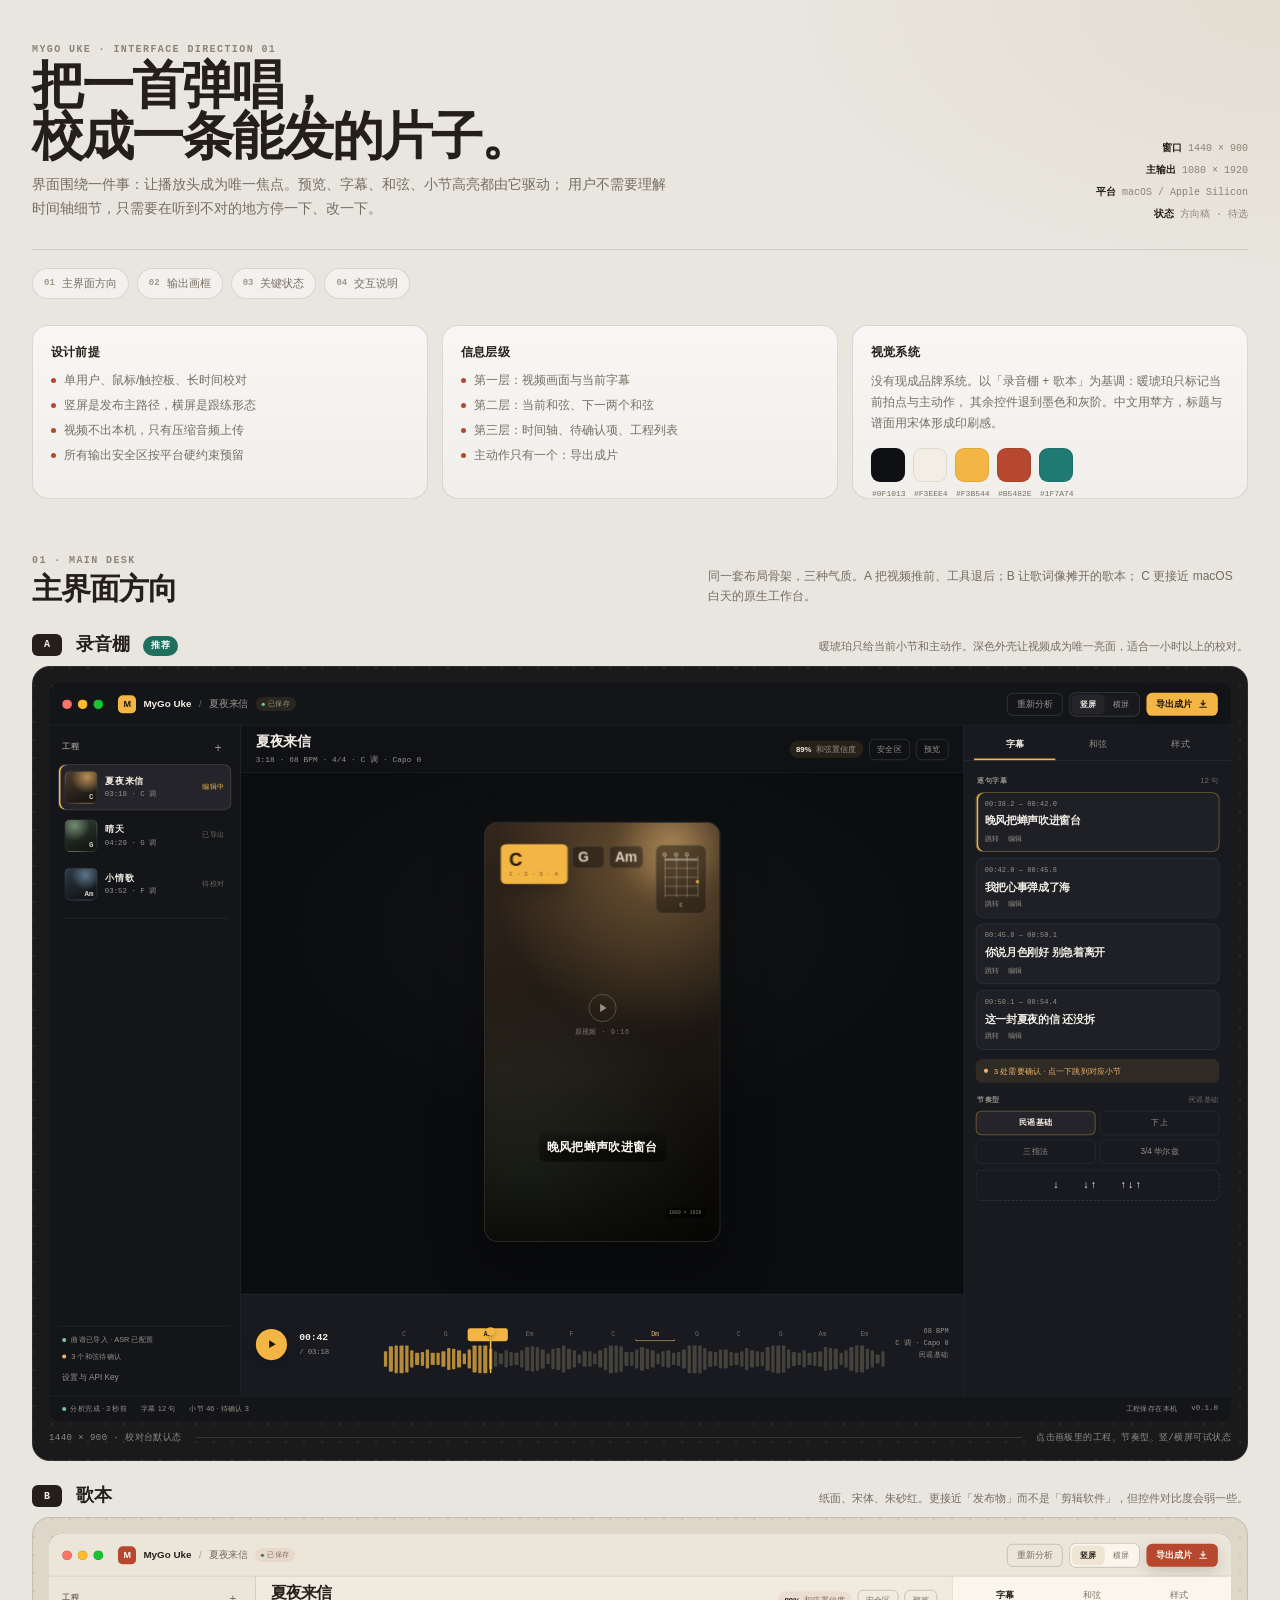
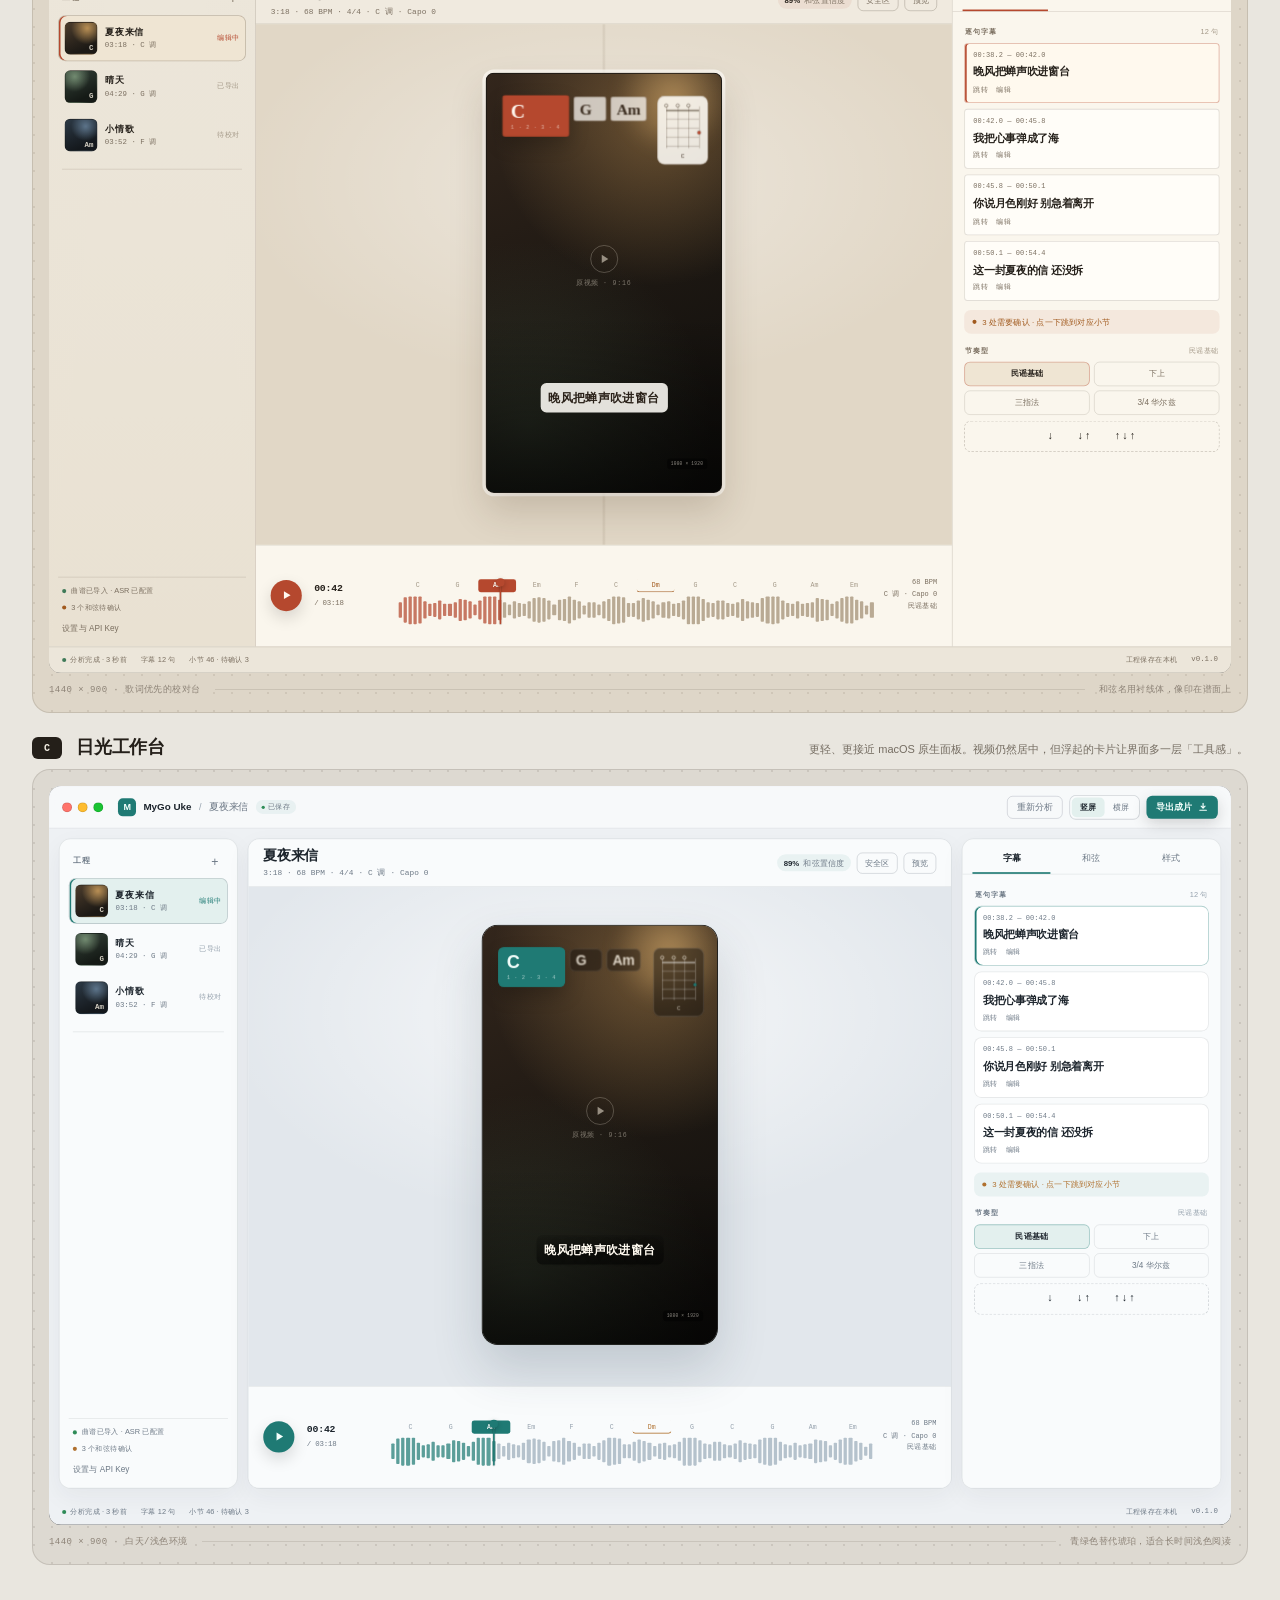
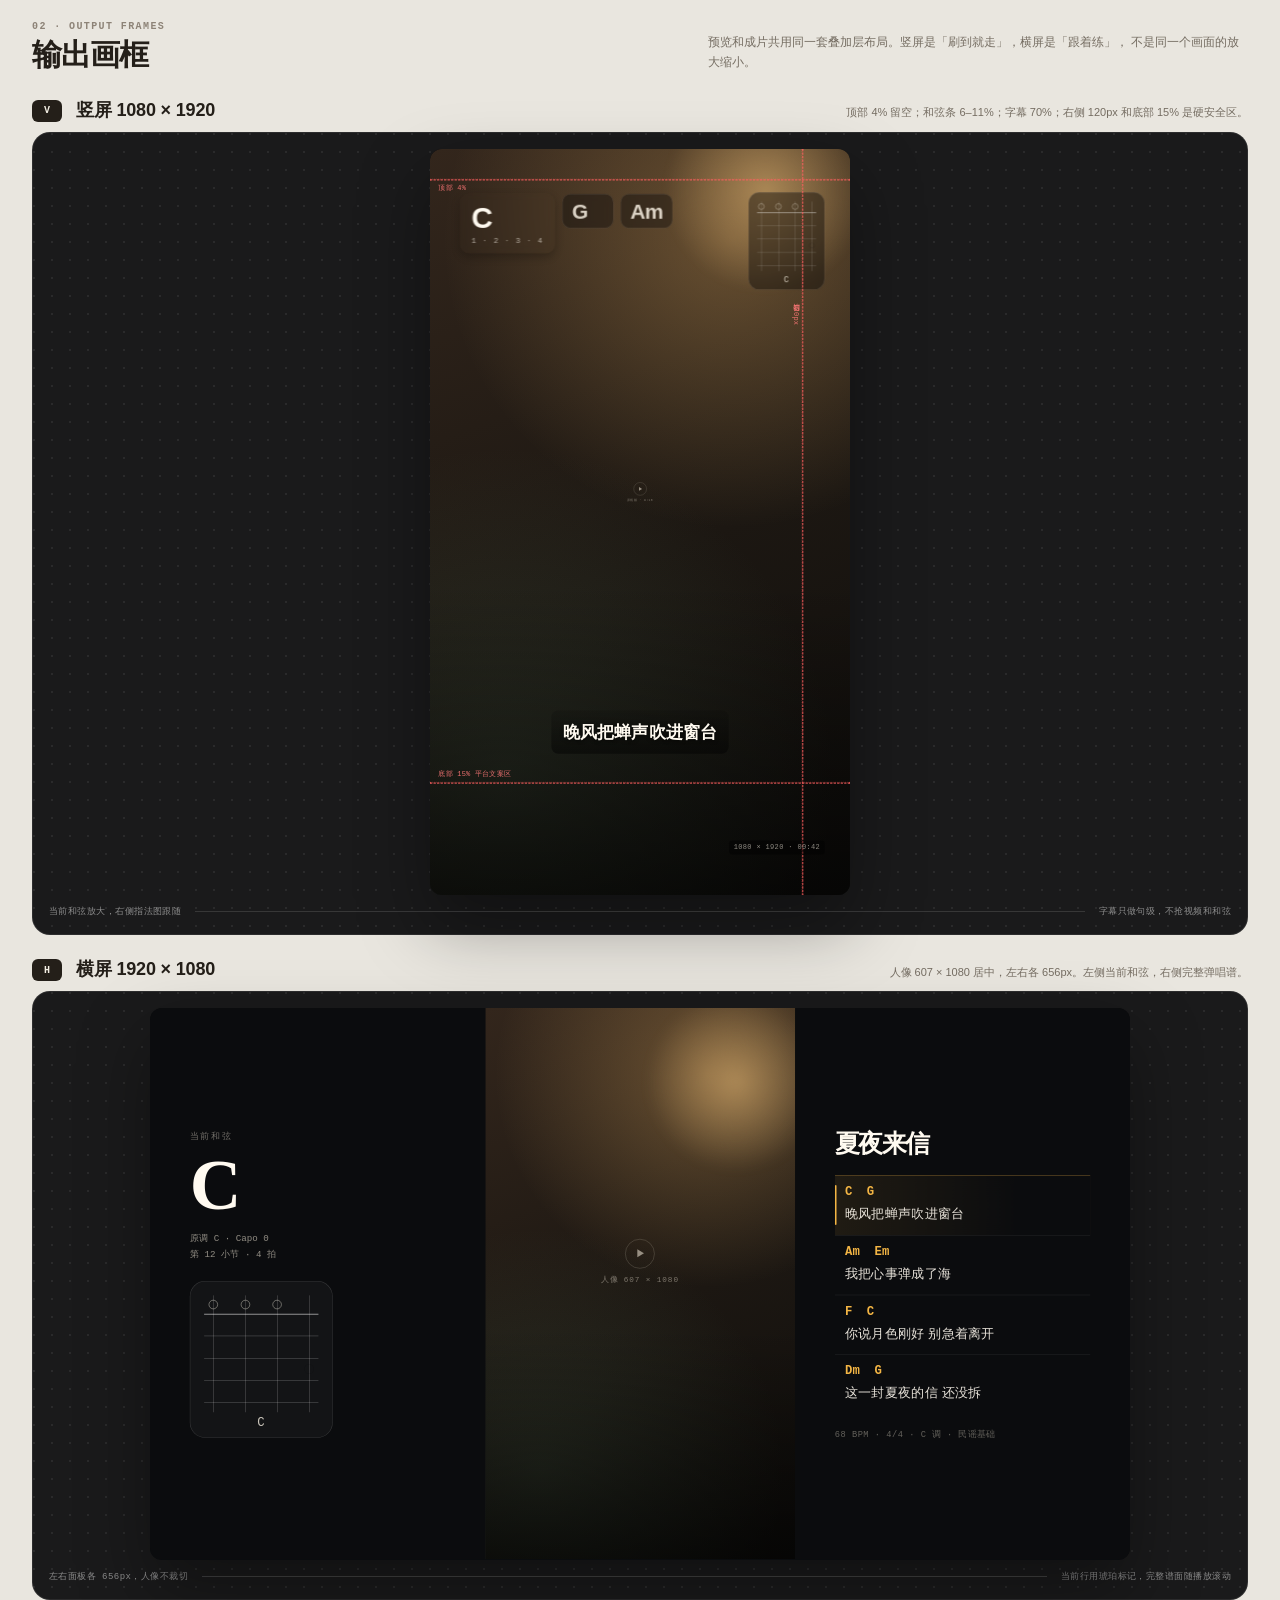
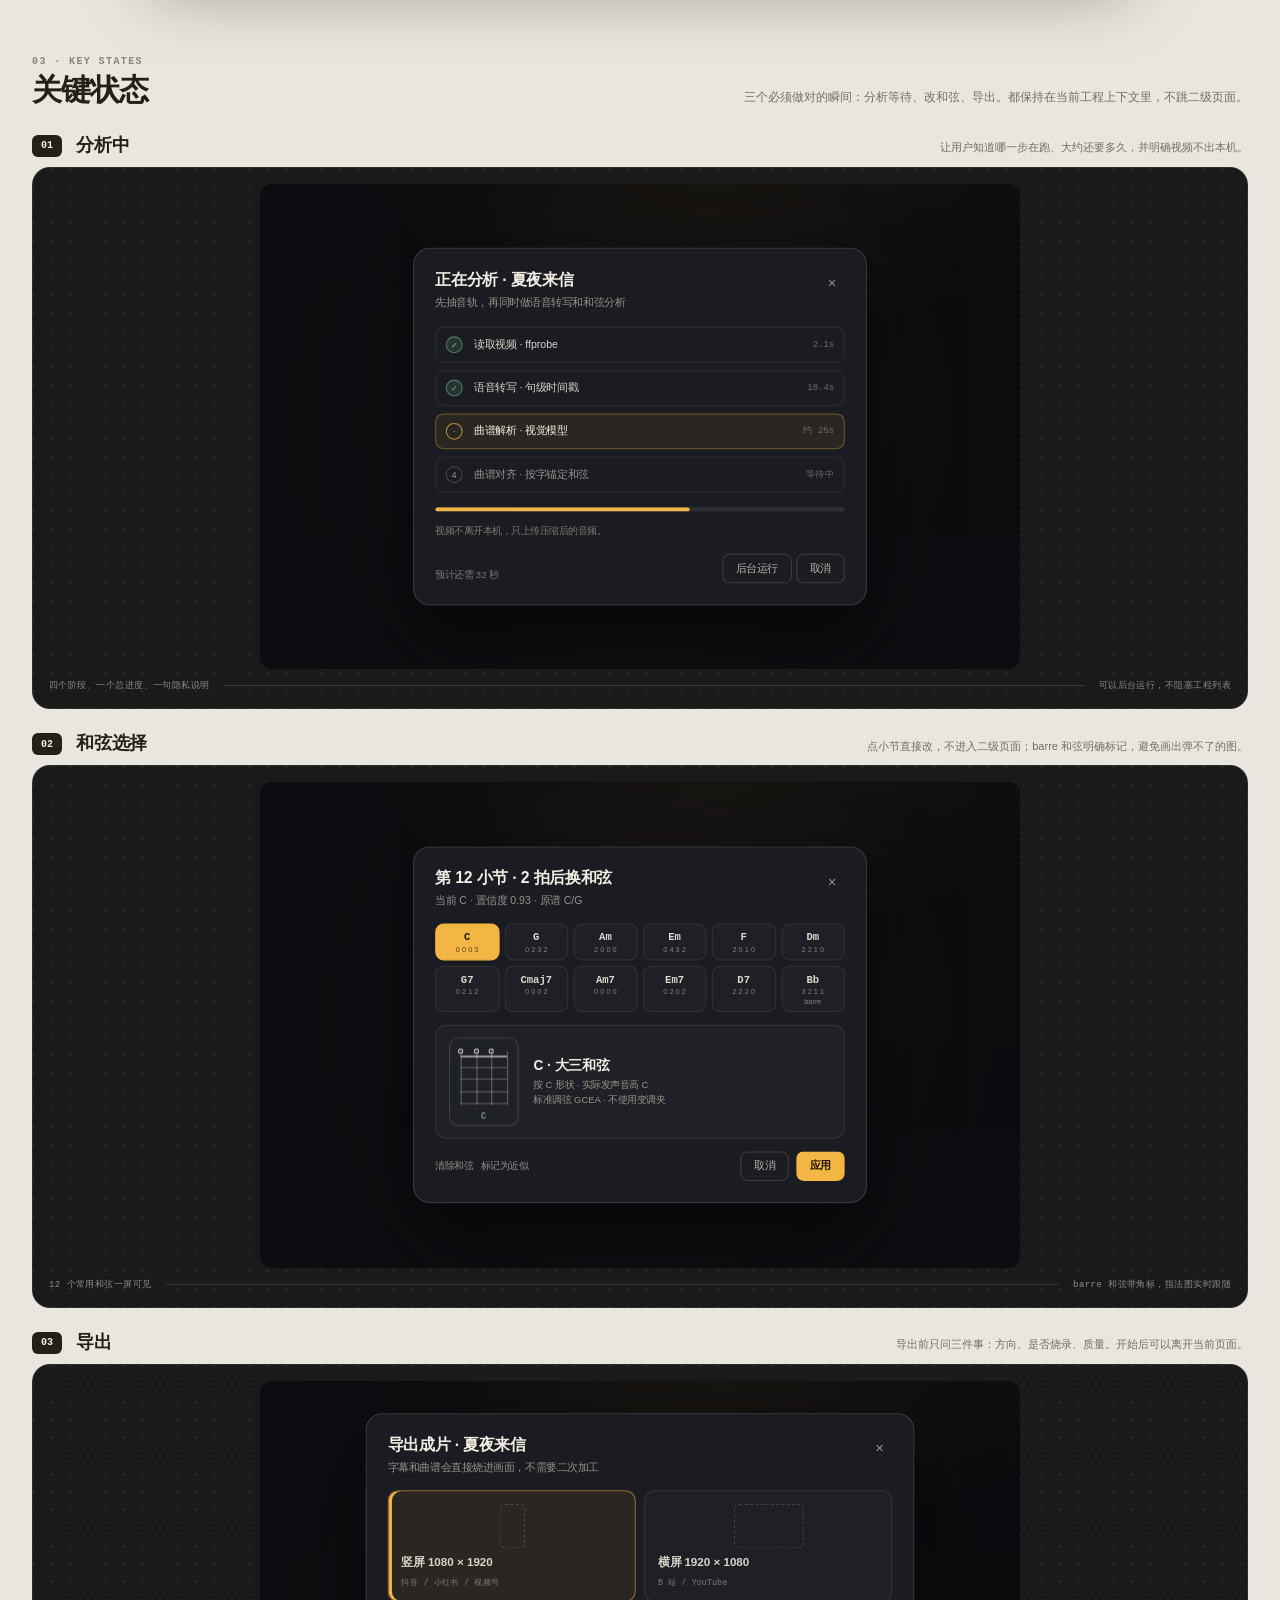
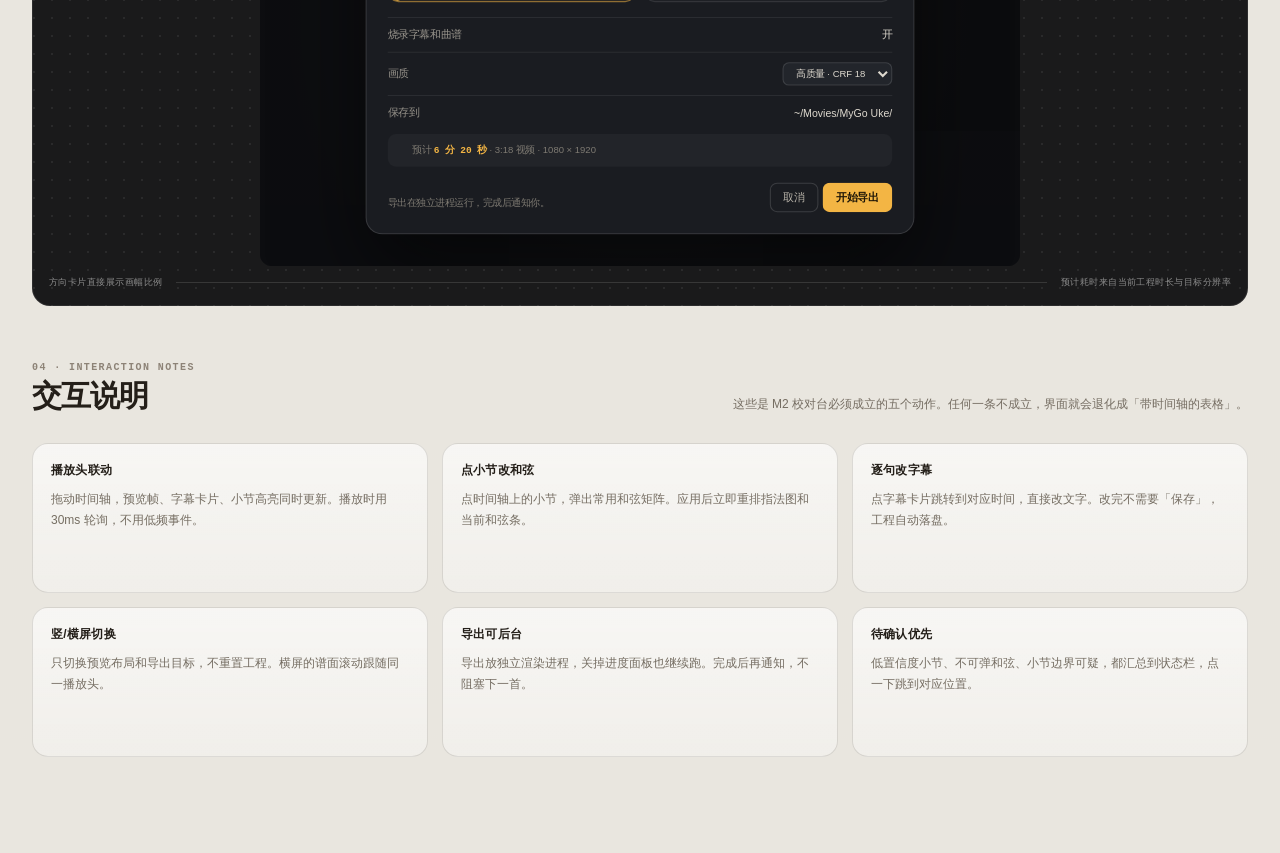
<file: designs/mygo-uke-ui/index.html>
<!doctype html>
<html lang="zh">
<head>
  <meta charset="utf-8">
  <meta name="viewport" content="width=device-width, initial-scale=1">
  <title>MyGo Uke · UI 方向稿</title>
  <link rel="stylesheet" href="styles.css">
  <script src="app.js" defer></script>
</head>
<body>
  <main class="page">
    <header class="page-head">
      <div>
        <div class="eyebrow">MyGo Uke · Interface direction 01</div>
        <h1>把一首弹唱，<br>校成一条能发的片子。</h1>
        <p>
          界面围绕一件事：让播放头成为唯一焦点。预览、字幕、和弦、小节高亮都由它驱动；
          用户不需要理解时间轴细节，只需要在听到不对的地方停一下、改一下。
        </p>
      </div>
      <div class="head-meta">
        <span><strong>窗口</strong> 1440 × 900</span>
        <span><strong>主输出</strong> 1080 × 1920</span>
        <span><strong>平台</strong> macOS / Apple Silicon</span>
        <span><strong>状态</strong> 方向稿 · 待选</span>
      </div>
    </header>

    <nav class="nav-row" aria-label="设计稿导航">
      <a class="nav-pill" href="#directions"><b>01</b> 主界面方向</a>
      <a class="nav-pill" href="#outputs"><b>02</b> 输出画框</a>
      <a class="nav-pill" href="#states"><b>03</b> 关键状态</a>
      <a class="nav-pill" href="#notes"><b>04</b> 交互说明</a>
    </nav>

    <section class="brief" aria-label="设计前提">
      <article class="brief-card">
        <h2>设计前提</h2>
        <ul>
          <li>单用户、鼠标/触控板、长时间校对</li>
          <li>竖屏是发布主路径，横屏是跟练形态</li>
          <li>视频不出本机，只有压缩音频上传</li>
          <li>所有输出安全区按平台硬约束预留</li>
        </ul>
      </article>
      <article class="brief-card">
        <h2>信息层级</h2>
        <ul>
          <li>第一层：视频画面与当前字幕</li>
          <li>第二层：当前和弦、下一两个和弦</li>
          <li>第三层：时间轴、待确认项、工程列表</li>
          <li>主动作只有一个：导出成片</li>
        </ul>
      </article>
      <article class="brief-card">
        <h2>视觉系统</h2>
        <p>
          没有现成品牌系统。以「录音棚 + 歌本」为基调：暖琥珀只标记当前拍点与主动作，
          其余控件退到墨色和灰阶。中文用苹方，标题与谱面用宋体形成印刷感。
        </p>
        <div class="swatches" aria-label="主色板">
          <div class="swatch" style="background:#0f1013"><span>#0F1013</span></div>
          <div class="swatch" style="background:#f3eee4"><span>#F3EEE4</span></div>
          <div class="swatch" style="background:#f3b544"><span>#F3B544</span></div>
          <div class="swatch" style="background:#b5482e"><span>#B5482E</span></div>
          <div class="swatch" style="background:#1f7a74"><span>#1F7A74</span></div>
        </div>
      </article>
    </section>

    <div class="section-head" id="directions">
      <div>
        <div class="eyebrow">01 · Main desk</div>
        <h2>主界面方向</h2>
      </div>
      <p>
        同一套布局骨架，三种气质。A 把视频推前、工具退后；B 让歌词像摊开的歌本；
        C 更接近 macOS 白天的原生工作台。
      </p>
    </div>

    <article class="board" id="dir-a" data-screen-label="A · 录音棚">
      <div class="board-head">
        <span class="board-index">A</span>
        <span class="board-title">录音棚</span>
        <span class="board-tag">推荐</span>
        <span class="board-note">
          暖琥珀只给当前小节和主动作。深色外壳让视频成为唯一亮面，适合一小时以上的校对。
        </span>
      </div>
      <div class="board-stage dark-stage">
        <div class="fit fit-1440" data-fit="1440">
          <div class="fit-inner fit-inner-1440" data-clone-theme="studio"></div>
        </div>
        <div class="stage-caption">
          <span>1440 × 900 · 校对台默认态</span>
          <span class="rule"></span>
          <span>点击画板里的工程、节奏型、竖/横屏可试状态</span>
        </div>
      </div>
    </article>

    <article class="board" id="dir-b" data-screen-label="B · 歌本">
      <div class="board-head">
        <span class="board-index">B</span>
        <span class="board-title">歌本</span>
        <span class="board-note">
          纸面、宋体、朱砂红。更接近「发布物」而不是「剪辑软件」，但控件对比度会弱一些。
        </span>
      </div>
      <div class="board-stage cream-stage">
        <div class="fit fit-1440" data-fit="1440">
          <div class="fit-inner fit-inner-1440" data-clone-theme="songbook"></div>
        </div>
        <div class="stage-caption">
          <span>1440 × 900 · 歌词优先的校对台</span>
          <span class="rule"></span>
          <span>和弦名用衬线体，像印在谱面上</span>
        </div>
      </div>
    </article>

    <article class="board" id="dir-c" data-screen-label="C · 日光工作台">
      <div class="board-head">
        <span class="board-index">C</span>
        <span class="board-title">日光工作台</span>
        <span class="board-note">
          更轻、更接近 macOS 原生面板。视频仍然居中，但浮起的卡片让界面多一层「工具感」。
        </span>
      </div>
      <div class="board-stage">
        <div class="fit fit-1440" data-fit="1440">
          <div class="fit-inner fit-inner-1440" data-clone-theme="daylight"></div>
        </div>
        <div class="stage-caption">
          <span>1440 × 900 · 白天/浅色环境</span>
          <span class="rule"></span>
          <span>青绿色替代琥珀，适合长时间浅色阅读</span>
        </div>
      </div>
    </article>

    <div class="section-head" id="outputs">
      <div>
        <div class="eyebrow">02 · Output frames</div>
        <h2>输出画框</h2>
      </div>
      <p>
        预览和成片共用同一套叠加层布局。竖屏是「刷到就走」，横屏是「跟着练」，
        不是同一个画面的放大缩小。
      </p>
    </div>

    <article class="board" id="out-v" data-screen-label="竖屏输出">
      <div class="board-head">
        <span class="board-index">V</span>
        <span class="board-title">竖屏 1080 × 1920</span>
        <span class="board-note">
          顶部 4% 留空；和弦条 6–11%；字幕 70%；右侧 120px 和底部 15% 是硬安全区。
        </span>
      </div>
      <div class="board-stage dark-stage">
        <div class="fit fit-vertical" data-fit="1080x1920">
          <div class="fit-inner fit-inner-vertical">
            <div class="out-v" data-default-safe>
              <div class="video-placeholder">
                <div class="placeholder-tag"><i></i><span>原视频 · 9:16</span></div>
              </div>
              <div class="chord-strip">
                <div class="chord-chip is-current">
                  <span class="chord-name">C</span>
                  <span class="chord-beat">1 · 2 · 3 · 4</span>
                </div>
                <div class="chord-chip"><span class="chord-name">G</span></div>
                <div class="chord-chip"><span class="chord-name">Am</span></div>
              </div>
              <div class="diagram-corner">
                <div class="uke-diagram" data-frets="0,0,0,3"></div>
                <span class="diagram-label">C</span>
              </div>
              <div class="subtitle-overlay"><span>晚风把蝉声吹进窗台</span></div>
              <div class="safe-lines">
                <i class="top"></i><i class="bottom"></i><i class="right"></i>
                <b>顶部 4%</b><b>底部 15% 平台文案区</b><b>右侧 120px</b>
              </div>
              <div class="frame-badge">1080 × 1920 · 00:42</div>
            </div>
          </div>
        </div>
        <div class="stage-caption">
          <span>当前和弦放大，右侧指法图跟随</span>
          <span class="rule"></span>
          <span>字幕只做句级，不抢视频和和弦</span>
        </div>
      </div>
    </article>

    <article class="board" id="out-h" data-screen-label="横屏输出">
      <div class="board-head">
        <span class="board-index">H</span>
        <span class="board-title">横屏 1920 × 1080</span>
        <span class="board-note">
          人像 607 × 1080 居中，左右各 656px。左侧当前和弦，右侧完整弹唱谱。
        </span>
      </div>
      <div class="board-stage dark-stage">
        <div class="fit fit-horizontal" data-fit="1920x1080">
          <div class="fit-inner fit-inner-horizontal">
            <div class="out-h">
              <div class="out-h-side out-h-left">
                <div class="side-kicker">当前和弦</div>
                <div class="current-chord">C</div>
                <div class="current-meta">原调 C · Capo 0<br>第 12 小节 · 4 拍</div>
                <div class="diagram-large">
                  <div class="uke-diagram" data-frets="0,0,0,3"></div>
                  <span class="diagram-label">C</span>
                </div>
              </div>
              <div class="out-h-center">
                <div class="video-placeholder">
                  <div class="placeholder-tag"><i></i><span>人像 607 × 1080</span></div>
                </div>
              </div>
              <div class="out-h-side out-h-right">
                <div class="sheet-title">夏夜来信</div>
                <div class="sheet-row is-current">
                  <div class="sheet-chords"><span>C</span><span>G</span></div>
                  <div class="sheet-lyric">晚风把蝉声吹进窗台</div>
                </div>
                <div class="sheet-row">
                  <div class="sheet-chords"><span>Am</span><span>Em</span></div>
                  <div class="sheet-lyric">我把心事弹成了海</div>
                </div>
                <div class="sheet-row">
                  <div class="sheet-chords"><span>F</span><span>C</span></div>
                  <div class="sheet-lyric">你说月色刚好 别急着离开</div>
                </div>
                <div class="sheet-row">
                  <div class="sheet-chords"><span>Dm</span><span>G</span></div>
                  <div class="sheet-lyric">这一封夏夜的信 还没拆</div>
                </div>
                <div class="sheet-foot">68 BPM · 4/4 · C 调 · 民谣基础</div>
              </div>
            </div>
          </div>
        </div>
        <div class="stage-caption">
          <span>左右面板各 656px，人像不裁切</span>
          <span class="rule"></span>
          <span>当前行用琥珀标记，完整谱面随播放滚动</span>
        </div>
      </div>
    </article>

    <div class="section-head" id="states">
      <div>
        <div class="eyebrow">03 · Key states</div>
        <h2>关键状态</h2>
      </div>
      <p>
        三个必须做对的瞬间：分析等待、改和弦、导出。都保持在当前工程上下文里，不跳二级页面。
      </p>
    </div>

    <article class="board" id="state-analysis" data-screen-label="分析中">
      <div class="board-head">
        <span class="board-index">01</span>
        <span class="board-title">分析中</span>
        <span class="board-note">
          让用户知道哪一步在跑、大约还要多久，并明确视频不出本机。
        </span>
      </div>
      <div class="board-stage dark-stage">
        <div class="fit fit-state" data-fit="720x460">
          <div class="fit-inner fit-inner-state">
            <div class="state-canvas">
              <div class="state-bg"></div>
              <div class="state-card">
                <div class="state-head">
                  <div>
                    <div class="state-title">正在分析 · 夏夜来信</div>
                    <div class="state-sub">先抽音轨，再同时做语音转写和和弦分析</div>
                  </div>
                  <button class="state-close" aria-label="取消分析">×</button>
                </div>
                <div class="analysis-stages">
                  <div class="stage-row done">
                    <span class="stage-icon">✓</span>
                    <span>读取视频 · ffprobe</span>
                    <span class="stage-time">2.1s</span>
                  </div>
                  <div class="stage-row done">
                    <span class="stage-icon">✓</span>
                    <span>语音转写 · 句级时间戳</span>
                    <span class="stage-time">18.4s</span>
                  </div>
                  <div class="stage-row active">
                    <span class="stage-icon">·</span>
                    <span>曲谱解析 · 视觉模型</span>
                    <span class="stage-time">约 25s</span>
                  </div>
                  <div class="stage-row">
                    <span class="stage-icon">4</span>
                    <span>曲谱对齐 · 按字锚定和弦</span>
                    <span class="stage-time">等待中</span>
                  </div>
                </div>
                <div class="progress"><i></i></div>
                <div class="state-note">视频不离开本机，只上传压缩后的音频。</div>
                <div class="state-foot">
                  <span class="state-note">预计还需 32 秒</span>
                  <span>
                    <button class="state-btn">后台运行</button>
                    <button class="state-btn">取消</button>
                  </span>
                </div>
              </div>
            </div>
          </div>
        </div>
        <div class="stage-caption">
          <span>四个阶段、一个总进度、一句隐私说明</span>
          <span class="rule"></span>
          <span>可以后台运行，不阻塞工程列表</span>
        </div>
      </div>
    </article>

    <article class="board" id="state-chord" data-screen-label="和弦选择">
      <div class="board-head">
        <span class="board-index">02</span>
        <span class="board-title">和弦选择</span>
        <span class="board-note">
          点小节直接改，不进入二级页面；barre 和弦明确标记，避免画出弹不了的图。
        </span>
      </div>
      <div class="board-stage dark-stage">
        <div class="fit fit-state" data-fit="720x460">
          <div class="fit-inner fit-inner-state">
            <div class="state-canvas">
              <div class="state-bg"></div>
              <div class="state-card">
                <div class="state-head">
                  <div>
                    <div class="state-title">第 12 小节 · 2 拍后换和弦</div>
                    <div class="state-sub">当前 C · 置信度 0.93 · 原谱 C/G</div>
                  </div>
                  <button class="state-close" aria-label="关闭和弦选择">×</button>
                </div>
                <div class="picker-grid">
                  <button class="picker-chord is-selected">C<small>0 0 0 3</small></button>
                  <button class="picker-chord">G<small>0 2 3 2</small></button>
                  <button class="picker-chord">Am<small>2 0 0 0</small></button>
                  <button class="picker-chord">Em<small>0 4 3 2</small></button>
                  <button class="picker-chord">F<small>2 0 1 0</small></button>
                  <button class="picker-chord">Dm<small>2 2 1 0</small></button>
                  <button class="picker-chord">G7<small>0 2 1 2</small></button>
                  <button class="picker-chord">Cmaj7<small>0 0 0 2</small></button>
                  <button class="picker-chord">Am7<small>0 0 0 0</small></button>
                  <button class="picker-chord">Em7<small>0 2 0 2</small></button>
                  <button class="picker-chord">D7<small>2 2 2 0</small></button>
                  <button class="picker-chord">Bb<small>3 2 1 1</small><small>barre</small></button>
                </div>
                <div class="picker-current">
                  <div class="diagram-corner">
                    <div class="uke-diagram" data-frets="0,0,0,3"></div>
                    <span class="diagram-label">C</span>
                  </div>
                  <div class="picker-info">
                    <b>C · 大三和弦</b>
                    <span>按 C 形状 · 实际发声音高 C<br>标准调弦 GCEA · 不使用变调夹</span>
                  </div>
                </div>
                <div class="picker-actions">
                  <button class="link-btn">清除和弦</button>
                  <button class="link-btn">标记为近似</button>
                  <span class="spacer"></span>
                  <button class="state-btn">取消</button>
                  <button class="state-btn primary">应用</button>
                </div>
              </div>
            </div>
          </div>
        </div>
        <div class="stage-caption">
          <span>12 个常用和弦一屏可见</span>
          <span class="rule"></span>
          <span>barre 和弦带角标，指法图实时跟随</span>
        </div>
      </div>
    </article>

    <article class="board" id="state-export" data-screen-label="导出">
      <div class="board-head">
        <span class="board-index">03</span>
        <span class="board-title">导出</span>
        <span class="board-note">
          导出前只问三件事：方向、是否烧录、质量。开始后可以离开当前页面。
        </span>
      </div>
      <div class="board-stage dark-stage">
        <div class="fit fit-state" data-fit="720x460">
          <div class="fit-inner fit-inner-state">
            <div class="state-canvas">
              <div class="state-bg"></div>
              <div class="state-card sheet">
                <div class="state-head">
                  <div>
                    <div class="state-title">导出成片 · 夏夜来信</div>
                    <div class="state-sub">字幕和曲谱会直接烧进画面，不需要二次加工</div>
                  </div>
                  <button class="state-close" aria-label="关闭导出">×</button>
                </div>
                <div class="export-grid">
                  <button class="export-option is-selected">
                    <i class="vshape"></i>
                    <b>竖屏 1080 × 1920</b>
                    <span>抖音 / 小红书 / 视频号</span>
                  </button>
                  <button class="export-option">
                    <i class="hshape"></i>
                    <b>横屏 1920 × 1080</b>
                    <span>B 站 / YouTube</span>
                  </button>
                </div>
                <div class="export-row"><span>烧录字幕和曲谱</span><b>开</b></div>
                <div class="export-row">
                  <span>画质</span>
                  <select aria-label="画质">
                    <option>高质量 · CRF 18</option>
                    <option>标准 · CRF 22</option>
                  </select>
                </div>
                <div class="export-row"><span>保存到</span><b>~/Movies/MyGo Uke/</b></div>
                <div class="export-estimate">
                  <span class="dot"></span>
                  <span>预计 <b>6 分 20 秒</b> · 3:18 视频 · 1080 × 1920</span>
                </div>
                <div class="state-foot">
                  <span class="state-note">导出在独立进程运行，完成后通知你。</span>
                  <span>
                    <button class="state-btn">取消</button>
                    <button class="state-btn primary">开始导出</button>
                  </span>
                </div>
              </div>
            </div>
          </div>
        </div>
        <div class="stage-caption">
          <span>方向卡片直接展示画幅比例</span>
          <span class="rule"></span>
          <span>预计耗时来自当前工程时长与目标分辨率</span>
        </div>
      </div>
    </article>

    <div class="section-head" id="notes">
      <div>
        <div class="eyebrow">04 · Interaction notes</div>
        <h2>交互说明</h2>
      </div>
      <p>
        这些是 M2 校对台必须成立的五个动作。任何一条不成立，界面就会退化成「带时间轴的表格」。
      </p>
    </div>

    <section class="brief">
      <article class="brief-card">
        <h2>播放头联动</h2>
        <p>拖动时间轴，预览帧、字幕卡片、小节高亮同时更新。播放时用 30ms 轮询，不用低频事件。</p>
      </article>
      <article class="brief-card">
        <h2>点小节改和弦</h2>
        <p>点时间轴上的小节，弹出常用和弦矩阵。应用后立即重排指法图和当前和弦条。</p>
      </article>
      <article class="brief-card">
        <h2>逐句改字幕</h2>
        <p>点字幕卡片跳转到对应时间，直接改文字。改完不需要「保存」，工程自动落盘。</p>
      </article>
      <article class="brief-card">
        <h2>竖/横屏切换</h2>
        <p>只切换预览布局和导出目标，不重置工程。横屏的谱面滚动跟随同一播放头。</p>
      </article>
      <article class="brief-card">
        <h2>导出可后台</h2>
        <p>导出放独立渲染进程，关掉进度面板也继续跑。完成后再通知，不阻塞下一首。</p>
      </article>
      <article class="brief-card">
        <h2>待确认优先</h2>
        <p>低置信度小节、不可弹和弦、小节边界可疑，都汇总到状态栏，点一下跳到对应位置。</p>
      </article>
    </section>
  </main>

  <template id="desk-template">
    <div class="app-window">
      <div class="titlebar">
        <div class="traffic"><i></i><i></i><i></i></div>
        <div class="title-block">
          <span class="app-mark">M</span>
          <span class="app-name">MyGo Uke</span>
          <span class="crumb">/</span>
          <span class="project-name">夏夜来信</span>
          <span class="save-state">已保存</span>
        </div>
        <div class="title-actions">
          <button class="tb-btn">重新分析</button>
          <div class="seg" data-segment>
            <button class="on">竖屏</button>
            <button>横屏</button>
          </div>
          <button class="btn-primary">
            导出成片
            <svg viewBox="0 0 12 12" fill="none" aria-hidden="true">
              <path d="M6 1v6m0 0 2.4-2.4M6 7 3.6 4.6M2 9.5h8" stroke="currentColor" stroke-width="1.4" stroke-linecap="round" stroke-linejoin="round"></path>
            </svg>
          </button>
        </div>
      </div>

      <div class="workspace">
        <aside class="rail">
          <div class="rail-head">
            <span>工程</span>
            <button class="icon-btn" aria-label="新建工程">+</button>
          </div>
          <button class="project is-selected" data-project>
            <span class="p-thumb" data-chord="C"></span>
            <span class="p-meta"><b>夏夜来信</b><small>03:18 · C 调</small></span>
            <span class="p-state">编辑中</span>
          </button>
          <button class="project" data-project>
            <span class="p-thumb green" data-chord="G"></span>
            <span class="p-meta"><b>晴天</b><small>04:29 · G 调</small></span>
            <span class="p-state">已导出</span>
          </button>
          <button class="project" data-project>
            <span class="p-thumb blue" data-chord="Am"></span>
            <span class="p-meta"><b>小情歌</b><small>03:52 · F 调</small></span>
            <span class="p-state">待校对</span>
          </button>
          <div class="rail-sep"></div>
          <div class="rail-foot">
            <div class="api-state"><i class="dot"></i><span>曲谱已导入 · ASR 已配置</span></div>
            <div class="api-state"><i class="dot warn"></i><span>3 个和弦待确认</span></div>
            <button class="rail-action">设置与 API Key</button>
          </div>
        </aside>

        <section class="stage-col">
          <div class="stage-head">
            <div>
              <h2>夏夜来信</h2>
              <p>3:18 · 68 BPM · 4/4 · C 调 · Capo 0</p>
            </div>
            <div class="stage-tools">
              <span class="confidence"><b>89%</b> 和弦置信度</span>
              <button class="ghost-btn" data-safe-toggle>安全区</button>
              <button class="ghost-btn">预览</button>
            </div>
          </div>

          <div class="preview-mat">
            <div class="video-frame">
              <div class="video-placeholder">
                <div class="placeholder-tag"><i></i><span>原视频 · 9:16</span></div>
              </div>
              <div class="chord-strip">
                <div class="chord-chip is-current">
                  <span class="chord-name">C</span>
                  <span class="chord-beat">1 · 2 · 3 · 4</span>
                </div>
                <div class="chord-chip"><span class="chord-name">G</span></div>
                <div class="chord-chip"><span class="chord-name">Am</span></div>
              </div>
              <div class="diagram-corner">
                <div class="uke-diagram" data-frets="0,0,0,3"></div>
                <span class="diagram-label">C</span>
              </div>
              <div class="subtitle-overlay"><span>晚风把蝉声吹进窗台</span></div>
              <div class="safe-lines">
                <i class="top"></i><i class="bottom"></i><i class="right"></i>
                <b>4%</b><b>15%</b><b>120px</b>
              </div>
              <div class="frame-badge">1080 × 1920</div>
            </div>
          </div>

          <div class="transport">
            <button class="play-btn" aria-label="播放">
              <svg viewBox="0 0 12 12" fill="currentColor" aria-hidden="true"><path d="M3 1.6v8.8L10.4 6 3 1.6Z"></path></svg>
            </button>
            <div class="time">00:42<span>/ 03:18</span></div>
            <div class="timeline">
              <div class="bar-ruler">
                <span>C</span><span>G</span><span class="is-current">Am</span><span>Em</span>
                <span>F</span><span>C</span><span class="review">Dm</span><span>G</span>
                <span>C</span><span>G</span><span>Am</span><span>Em</span>
              </div>
              <div class="wave" data-wave></div>
              <div class="playhead" style="left:21.2%"></div>
            </div>
            <div class="transport-meta">
              <span>68 BPM</span>
              <span>C 调 · Capo 0</span>
              <span>民谣基础</span>
            </div>
          </div>
        </section>

        <aside class="inspector">
          <div class="tabs">
            <button class="on">字幕</button>
            <button>和弦</button>
            <button>样式</button>
          </div>
          <div class="inspector-body">
            <div class="section-label"><span>逐句字幕</span><span class="count">12 句</span></div>
            <div class="line-card is-selected">
              <div class="line-time">00:38.2 — 00:42.0</div>
              <div class="line-text">晚风把蝉声吹进窗台</div>
              <div class="line-actions"><button>跳转</button><button>编辑</button></div>
            </div>
            <div class="line-card">
              <div class="line-time">00:42.0 — 00:45.8</div>
              <div class="line-text">我把心事弹成了海</div>
              <div class="line-actions"><button>跳转</button><button>编辑</button></div>
            </div>
            <div class="line-card">
              <div class="line-time">00:45.8 — 00:50.1</div>
              <div class="line-text">你说月色刚好 别急着离开</div>
              <div class="line-actions"><button>跳转</button><button>编辑</button></div>
            </div>
            <div class="line-card">
              <div class="line-time">00:50.1 — 00:54.4</div>
              <div class="line-text">这一封夏夜的信 还没拆</div>
              <div class="line-actions"><button>跳转</button><button>编辑</button></div>
            </div>
            <div class="review-callout"><i class="dot"></i><span>3 处需要确认 · 点一下跳到对应小节</span></div>
            <div class="section-label"><span>节奏型</span><span class="count">民谣基础</span></div>
            <div class="pattern-row">
              <button class="pattern is-selected">民谣基础</button>
              <button class="pattern">下上</button>
              <button class="pattern">三指法</button>
              <button class="pattern">3/4 华尔兹</button>
            </div>
            <div class="strum">↓ &nbsp; ↓↑ &nbsp; ↑↓↑</div>
          </div>
        </aside>
      </div>

      <div class="statusbar">
        <span class="status-item"><i class="dot"></i> 分析完成 · 3 秒前</span>
        <span class="status-item">字幕 12 句</span>
        <span class="status-item">小节 46 · 待确认 3</span>
        <span class="spacer"></span>
        <span class="status-item">工程保存在本机</span>
        <span class="status-item mono">v0.1.0</span>
      </div>
    </div>
  </template>
</body>
</html>
</file>
<file: designs/mygo-uke-mobile/styles.css>
:root {
  --bg: #0f1013;
  --bg-deep: #08090b;
  --bg-2: #141519;
  --panel: #181a1f;
  --panel-2: #1c1e24;
  --card: #1e2026;
  --sel: #25242a;
  --text: #f2ede4;
  --muted: #96928a;
  --faint: #6d6a64;
  --line: rgba(255, 255, 255, 0.075);
  --line-2: rgba(255, 255, 255, 0.14);
  --amber: #f3b544;
  --amber-ink: #1d1507;
  --amber-soft: rgba(243, 181, 68, 0.12);
  --amber-line: rgba(243, 181, 68, 0.28);
  --good: #79c39a;
  --warn: #f0b36a;
  --danger: #e07a63;
  --display: "New York", "Songti SC", "Noto Serif SC", Georgia, serif;
  --ui: -apple-system, BlinkMacSystemFont, "SF Pro Text", "PingFang SC", "Noto Sans SC", sans-serif;
  --mono: ui-monospace, "SF Mono", Menlo, Consolas, monospace;
  --phone-w: 402px;
  --phone-h: 874px;
  --ipad-w: 1194px;
  --ipad-h: 834px;
  color-scheme: dark;
}

* {
  box-sizing: border-box;
}

html {
  scroll-behavior: smooth;
}

body {
  margin: 0;
  min-height: 100%;
  color: var(--text);
  font-family: var(--ui);
  background:
    radial-gradient(1100px 700px at 12% -8%, rgba(243, 181, 68, 0.075), transparent 60%),
    radial-gradient(900px 600px at 94% 6%, rgba(255, 255, 255, 0.035), transparent 58%),
    linear-gradient(180deg, #090a0c 0%, #08090b 60%, #0a0b0d 100%);
  -webkit-font-smoothing: antialiased;
  text-rendering: optimizeLegibility;
}

body::before {
  content: "";
  position: fixed;
  inset: 0;
  pointer-events: none;
  opacity: 0.35;
  background-image:
    linear-gradient(rgba(255, 255, 255, 0.018) 1px, transparent 1px),
    linear-gradient(90deg, rgba(255, 255, 255, 0.012) 1px, transparent 1px);
  background-size: 72px 72px;
  mask-image: linear-gradient(180deg, rgba(0, 0, 0, 0.35), transparent 45%);
}

button,
input,
a {
  font: inherit;
}

button {
  color: inherit;
}

button {
  -webkit-tap-highlight-color: transparent;
}

button:focus-visible,
a:focus-visible,
input:focus-visible {
  outline: 2px solid var(--amber);
  outline-offset: 2px;
}

a {
  color: inherit;
  text-decoration: none;
}

.icon-defs {
  position: absolute;
  width: 0;
  height: 0;
  overflow: hidden;
}

.icon {
  width: 18px;
  height: 18px;
  fill: none;
  stroke: currentColor;
  stroke-width: 1.8;
  stroke-linecap: round;
  stroke-linejoin: round;
  flex: none;
}

.mono {
  font-family: var(--mono);
  font-variant-numeric: tabular-nums;
}

.eyebrow {
  font-family: var(--mono);
  font-size: 8px;
  font-weight: 600;
  line-height: 1.2;
  letter-spacing: 0.14em;
  text-transform: uppercase;
  color: var(--amber);
}

/* ── Design board ─────────────────────────────────────────────── */

.board {
  position: relative;
  z-index: 1;
  width: min(1360px, 100%);
  margin: 0 auto;
  padding: 58px 44px 88px;
}

.board-head {
  display: grid;
  grid-template-columns: minmax(0, 1.1fr) minmax(320px, 0.9fr);
  gap: 64px;
  align-items: end;
  padding-bottom: 38px;
  border-bottom: 1px solid var(--line);
}

.board-title h1 {
  margin: 13px 0 18px;
  font-family: var(--display);
  font-size: clamp(54px, 6.1vw, 82px);
  font-weight: 600;
  line-height: 0.94;
  letter-spacing: -0.038em;
}

.board-title h1 em {
  font-style: normal;
  color: var(--amber);
}

.lede {
  max-width: 590px;
  margin: 0;
  color: var(--muted);
  font-size: 13px;
  line-height: 1.85;
  letter-spacing: 0.005em;
}

.head-side {
  display: flex;
  flex-direction: column;
  gap: 24px;
  align-items: stretch;
  padding-bottom: 4px;
}

.head-meta {
  display: grid;
  grid-template-columns: repeat(2, minmax(0, 1fr));
  gap: 16px 26px;
}

.head-meta span {
  display: flex;
  flex-direction: column;
  gap: 5px;
  padding-top: 10px;
  border-top: 1px solid var(--line);
  color: var(--muted);
  font-size: 10.5px;
  line-height: 1.4;
}

.head-meta b {
  color: var(--faint);
  font-family: var(--mono);
  font-size: 7.5px;
  font-weight: 500;
  letter-spacing: 0.12em;
  text-transform: uppercase;
}

.head-actions {
  display: flex;
  gap: 8px;
  flex-wrap: wrap;
}

.page-action {
  display: inline-flex;
  align-items: center;
  gap: 7px;
  height: 34px;
  padding: 0 13px;
  border: 1px solid var(--amber-line);
  border-radius: 999px;
  background: rgba(243, 181, 68, 0.08);
  color: var(--amber);
  font-size: 10px;
  font-weight: 600;
  cursor: pointer;
  transition: background 160ms ease, border-color 160ms ease;
}

.page-action:hover {
  background: rgba(243, 181, 68, 0.14);
  border-color: rgba(243, 181, 68, 0.45);
}

.page-action.is-quiet {
  background: transparent;
  border-color: var(--line-2);
  color: var(--muted);
}

.page-action.is-quiet:hover {
  color: var(--text);
  border-color: rgba(255, 255, 255, 0.25);
}

.principles {
  display: grid;
  grid-template-columns: repeat(3, minmax(0, 1fr));
  gap: 28px;
  margin-top: 32px;
}

.principle {
  display: grid;
  grid-template-columns: 28px minmax(0, 1fr);
  gap: 10px;
  padding-top: 14px;
  border-top: 1px solid var(--line);
}

.principle-no {
  grid-row: span 2;
  color: var(--amber);
  font-family: var(--mono);
  font-size: 8px;
  line-height: 1.4;
  letter-spacing: 0.08em;
}

.principle h2 {
  margin: 0;
  font-size: 13px;
  font-weight: 600;
  letter-spacing: -0.01em;
}

.principle p {
  margin: 5px 0 0;
  color: var(--muted);
  font-size: 10.5px;
  line-height: 1.65;
}

.section {
  margin-top: 78px;
  scroll-margin-top: 30px;
}

.section-head {
  display: flex;
  align-items: end;
  justify-content: space-between;
  gap: 44px;
  padding-top: 24px;
  border-top: 1px solid var(--line);
}

.section-head h2 {
  margin: 8px 0 0;
  font-family: var(--display);
  font-size: 34px;
  font-weight: 600;
  letter-spacing: -0.028em;
  line-height: 1.05;
}

.section-head > p {
  max-width: 430px;
  margin: 0 0 2px;
  color: var(--muted);
  font-size: 11px;
  line-height: 1.7;
}

/* ── Phone presentation ───────────────────────────────────────── */

.phone-grid {
  display: grid;
  grid-template-columns: repeat(2, 428px);
  justify-content: center;
  gap: 56px 48px;
  margin-top: 40px;
}

.device-block {
  width: 428px;
  display: flex;
  flex-direction: column;
  align-items: center;
}

.device-head {
  width: 428px;
  display: flex;
  align-items: center;
  gap: 10px;
  min-height: 32px;
  margin-bottom: 12px;
}

.device-no {
  align-self: flex-start;
  padding-top: 3px;
  color: var(--amber);
  font-family: var(--mono);
  font-size: 8px;
  letter-spacing: 0.08em;
}

.device-head h3 {
  margin: 0;
  font-size: 14px;
  font-weight: 600;
  letter-spacing: -0.01em;
}

.device-head p {
  margin: 2px 0 0;
  color: var(--faint);
  font-size: 9.5px;
}

.device-size {
  margin-left: auto;
  color: var(--faint);
  font-size: 7.5px;
  letter-spacing: 0.04em;
}

.device-notes {
  width: 428px;
  display: flex;
  flex-direction: column;
  gap: 4px;
  margin-top: 14px;
  padding-left: 2px;
}

.device-notes span {
  display: flex;
  align-items: flex-start;
  gap: 7px;
  color: var(--faint);
  font-size: 9px;
  line-height: 1.5;
}

.device-notes span::before {
  content: "";
  width: 3px;
  height: 3px;
  margin-top: 5px;
  border-radius: 50%;
  background: var(--amber);
  opacity: 0.75;
  flex: none;
}

ios-shell {
  --ios-outer-w: 428px;
  --ios-outer-h: 900px;
  box-shadow:
    0 32px 80px rgba(0, 0, 0, 0.55),
    0 0 0 1px rgba(255, 255, 255, 0.035);
}

ios-shell > .ios-screen {
  width: var(--phone-w);
  height: var(--phone-h);
  background: var(--bg);
}

.phone {
  position: relative;
  display: flex;
  flex-direction: column;
  width: var(--phone-w);
  height: var(--phone-h);
  padding-top: 54px;
  padding-bottom: 22px;
  overflow: hidden;
  background:
    radial-gradient(420px 300px at 50% 8%, rgba(255, 255, 255, 0.025), transparent 60%),
    var(--bg);
}

.phone-head {
  display: flex;
  align-items: center;
  justify-content: space-between;
  gap: 12px;
  height: 50px;
  padding: 0 16px;
  flex: none;
}

.project-switch {
  display: flex;
  align-items: center;
  gap: 5px;
  min-width: 0;
  padding: 0;
  border: 0;
  background: transparent;
  color: var(--text);
  font-size: 15px;
  font-weight: 650;
  letter-spacing: -0.015em;
  cursor: pointer;
}

.project-switch .icon {
  width: 14px;
  height: 14px;
  color: var(--faint);
}

.phone-head-actions {
  display: flex;
  align-items: center;
  gap: 4px;
  flex: none;
}

.save-state {
  display: inline-flex;
  align-items: center;
  gap: 4px;
  margin-right: 4px;
  color: var(--faint);
  font-size: 8.5px;
}

.save-state i {
  width: 5px;
  height: 5px;
  border-radius: 50%;
  background: var(--good);
  box-shadow: 0 0 8px rgba(121, 195, 154, 0.35);
}

.icon-button {
  display: inline-flex;
  align-items: center;
  justify-content: center;
  width: 30px;
  height: 30px;
  padding: 0;
  border: 1px solid transparent;
  border-radius: 9px;
  background: transparent;
  color: var(--muted);
  cursor: pointer;
  transition: background 140ms ease, color 140ms ease, border-color 140ms ease;
}

.icon-button:hover {
  background: var(--sel);
  color: var(--text);
}

.icon-button.is-accent {
  border-color: var(--amber-line);
  background: var(--amber-soft);
  color: var(--amber);
}

.icon-button .icon {
  width: 17px;
  height: 17px;
}

.screen-title {
  display: flex;
  flex-direction: column;
  gap: 2px;
  min-width: 0;
}

.screen-title h2 {
  margin: 0;
  font-family: var(--display);
  font-size: 22px;
  font-weight: 600;
  letter-spacing: -0.025em;
  line-height: 1;
}

.phone-meta {
  display: flex;
  align-items: center;
  gap: 8px;
  height: 24px;
  padding: 0 16px;
  color: var(--faint);
  font-size: 8.5px;
  letter-spacing: 0.01em;
  flex: none;
}

.phone-meta span:first-child {
  color: var(--muted);
}

.phone-stage {
  flex: 1;
  min-height: 0;
  display: flex;
  align-items: stretch;
  justify-content: center;
  padding: 4px 16px 8px;
}

.video-frame {
  position: relative;
  height: 100%;
  aspect-ratio: 9 / 16;
  max-width: 100%;
  flex: none;
  overflow: hidden;
  border: 1px solid rgba(255, 255, 255, 0.12);
  border-radius: 24px;
  background: #111;
  box-shadow:
    0 20px 48px rgba(0, 0, 0, 0.38),
    inset 0 0 0 1px rgba(255, 255, 255, 0.035);
}

.video-still {
  position: absolute;
  inset: 0;
  width: 100%;
  height: 100%;
  object-fit: cover;
  filter: saturate(0.92) contrast(1.02);
}

.video-scrim {
  position: absolute;
  left: 0;
  right: 0;
  pointer-events: none;
}

.video-scrim-top {
  top: 0;
  height: 34%;
  background: linear-gradient(180deg, rgba(7, 7, 8, 0.68), rgba(7, 7, 8, 0.12) 58%, transparent);
}

.video-scrim-bottom {
  bottom: 0;
  height: 42%;
  background: linear-gradient(0deg, rgba(7, 7, 8, 0.84), rgba(7, 7, 8, 0.26) 52%, transparent);
}

.overlay-top {
  position: absolute;
  top: 12px;
  left: 12px;
  right: 12px;
  display: flex;
  align-items: flex-start;
  gap: 6px;
  z-index: 3;
}

.overlay-spacer {
  flex: 1;
}

.chord-chip {
  display: inline-flex;
  align-items: center;
  justify-content: center;
  height: 38px;
  min-width: 40px;
  padding: 0 10px;
  border: 1px solid rgba(255, 255, 255, 0.14);
  border-radius: 10px;
  background: rgba(14, 13, 12, 0.48);
  backdrop-filter: blur(14px) saturate(140%);
  -webkit-backdrop-filter: blur(14px) saturate(140%);
  color: rgba(242, 237, 228, 0.84);
  font-family: var(--mono);
  font-size: 14px;
  font-weight: 600;
  letter-spacing: -0.02em;
  cursor: pointer;
  transition: transform 140ms ease, background 140ms ease;
}

.chord-chip:hover {
  background: rgba(24, 22, 19, 0.72);
  transform: translateY(-1px);
}

.chord-chip.is-picked {
  border-color: var(--amber-line);
  background: var(--amber-soft);
  color: var(--amber);
  transform: scale(0.94);
}

.chord-chip-current {
  display: flex;
  flex-direction: column;
  align-items: flex-start;
  justify-content: center;
  height: 54px;
  min-width: 88px;
  padding: 5px 10px 6px;
  border-color: transparent;
  background: var(--amber);
  color: var(--amber-ink);
  box-shadow: 0 8px 20px rgba(0, 0, 0, 0.22);
}

.chord-chip-current:hover {
  background: #f6c260;
}

.chord-chip-current b {
  font-size: 22px;
  line-height: 1;
  letter-spacing: -0.045em;
}

.beat-row {
  margin-top: 4px;
  font-size: 7px;
  font-weight: 500;
  letter-spacing: 0.055em;
  opacity: 0.66;
  white-space: nowrap;
}

.fret-card {
  display: flex;
  flex-direction: column;
  align-items: center;
  justify-content: center;
  width: 62px;
  height: 74px;
  padding: 3px 3px 2px;
  border: 1px solid rgba(255, 255, 255, 0.12);
  border-radius: 12px;
  background: rgba(12, 11, 10, 0.52);
  backdrop-filter: blur(14px) saturate(140%);
  -webkit-backdrop-filter: blur(14px) saturate(140%);
  flex: none;
}

.fret-card svg {
  display: block;
  width: 52px;
  height: 56px;
  overflow: visible;
}

.fret-grid path {
  fill: none;
  stroke: rgba(255, 255, 255, 0.28);
  stroke-width: 1;
}

.fret-grid .fret-nut {
  stroke: rgba(255, 255, 255, 0.54);
  stroke-width: 1.8;
}

.fret-dot {
  fill: var(--amber);
  filter: drop-shadow(0 1px 3px rgba(0, 0, 0, 0.45));
}

.fret-name {
  margin-top: 1px;
  color: rgba(242, 237, 228, 0.62);
  font-family: var(--mono);
  font-size: 6.5px;
  letter-spacing: 0.08em;
}

.fret-card.is-large {
  width: 92px;
  height: 112px;
  padding: 8px 7px 6px;
  border-radius: 15px;
  background: rgba(7, 7, 8, 0.24);
}

.fret-card.is-large svg {
  width: 64px;
  height: 78px;
}

.fret-card.is-large .fret-name {
  margin-top: 3px;
  font-size: 8px;
}

.overlay-bottom {
  position: absolute;
  left: 12px;
  right: 12px;
  bottom: 14px;
  display: flex;
  flex-direction: column;
  gap: 6px;
  z-index: 4;
}

.lyric-current {
  align-self: flex-start;
  max-width: 100%;
  padding: 8px 12px;
  border: 1px solid rgba(255, 255, 255, 0.075);
  border-radius: 12px;
  background: rgba(8, 8, 9, 0.6);
  backdrop-filter: blur(16px) saturate(130%);
  -webkit-backdrop-filter: blur(16px) saturate(130%);
  color: var(--text);
  font-family: var(--display);
  font-size: 25px;
  font-weight: 600;
  line-height: 1.18;
  letter-spacing: 0.015em;
  text-shadow: 0 1px 8px rgba(0, 0, 0, 0.42);
  white-space: nowrap;
}

.lyric-hot {
  color: var(--amber);
}

.lyric-next {
  align-self: flex-end;
  display: flex;
  gap: 7px;
  max-width: 100%;
  padding: 6px 9px;
  border: 1px solid rgba(255, 255, 255, 0.055);
  border-radius: 9px;
  background: rgba(8, 8, 9, 0.34);
  backdrop-filter: blur(12px);
  -webkit-backdrop-filter: blur(12px);
  color: rgba(242, 237, 228, 0.6);
  font-size: 12px;
  line-height: 1.3;
  letter-spacing: 0.015em;
  white-space: nowrap;
}

.lyric-next span:last-child {
  color: rgba(242, 237, 228, 0.38);
}

.video-hint {
  position: absolute;
  left: 50%;
  bottom: 92px;
  z-index: 5;
  padding: 5px 9px;
  border: 1px solid rgba(255, 255, 255, 0.1);
  border-radius: 999px;
  background: rgba(10, 10, 11, 0.52);
  backdrop-filter: blur(12px);
  -webkit-backdrop-filter: blur(12px);
  color: rgba(255, 255, 255, 0.55);
  font-size: 8px;
  opacity: 0;
  transform: translate(-50%, 4px);
  pointer-events: none;
  transition: opacity 160ms ease, transform 160ms ease;
}

.video-frame:hover .video-hint {
  opacity: 1;
  transform: translate(-50%, 0);
}

.phone-transport {
  flex: none;
  padding: 0 16px;
  height: 94px;
}

.scrub {
  padding-top: 3px;
  cursor: pointer;
}

.scrub-track {
  position: relative;
  display: block;
  height: 3px;
  border-radius: 2px;
  background: rgba(255, 255, 255, 0.12);
}

.scrub-fill {
  position: absolute;
  top: 0;
  bottom: 0;
  left: 0;
  width: 21.2%;
  border-radius: 2px;
  background: var(--amber);
}

.scrub-head {
  position: absolute;
  top: 50%;
  left: 21.2%;
  width: 9px;
  height: 9px;
  border: 2px solid var(--bg);
  border-radius: 50%;
  background: var(--amber);
  box-shadow: 0 0 0 1px var(--amber);
  transform: translate(-50%, -50%);
}

.scrub-times {
  display: flex;
  justify-content: space-between;
  margin-top: 6px;
  color: var(--faint);
  font-size: 8px;
}

.scrub-times span:first-child {
  color: var(--muted);
}

.transport-row {
  display: flex;
  align-items: center;
  gap: 8px;
  height: 52px;
}

.round-mini {
  display: inline-flex;
  align-items: center;
  justify-content: center;
  width: 31px;
  height: 31px;
  padding: 0;
  border: 1px solid var(--line);
  border-radius: 50%;
  background: var(--bg-2);
  color: var(--muted);
  font-family: var(--mono);
  font-size: 9px;
  cursor: pointer;
}

.round-mini:hover {
  border-color: var(--line-2);
  color: var(--text);
}

.play-button {
  display: inline-flex;
  align-items: center;
  justify-content: center;
  width: 42px;
  height: 42px;
  padding: 0;
  border: 0;
  border-radius: 50%;
  background: var(--amber);
  color: var(--amber-ink);
  box-shadow: 0 6px 18px rgba(243, 181, 68, 0.18);
  cursor: pointer;
}

.play-button:hover {
  background: #f6c260;
}

.play-button .icon {
  width: 18px;
  height: 18px;
}

.play-button .pause-icon {
  display: none;
}

.is-playing .play-button .play-icon {
  display: none;
}

.is-playing .play-button .pause-icon {
  display: block;
}

.mute-icon {
  display: none;
}

.is-muted .volume-icon {
  display: none;
}

.is-muted .mute-icon {
  display: block;
}

.transport-spacer {
  flex: 1;
}

.soft-chip {
  display: inline-flex;
  align-items: center;
  justify-content: center;
  height: 28px;
  padding: 0 9px;
  border: 1px solid var(--line);
  border-radius: 999px;
  background: rgba(255, 255, 255, 0.035);
  color: var(--muted);
  font-size: 9px;
  font-weight: 500;
  cursor: pointer;
  white-space: nowrap;
  transition: background 140ms ease, color 140ms ease, border-color 140ms ease;
}

.soft-chip:hover {
  border-color: var(--line-2);
  background: var(--sel);
  color: var(--text);
}

.soft-chip.is-accent {
  border-color: var(--amber-line);
  background: var(--amber-soft);
  color: var(--amber);
}

.phone-tabs {
  display: grid;
  grid-template-columns: repeat(4, 1fr);
  height: 58px;
  margin-top: auto;
  padding: 7px 10px 0;
  border-top: 1px solid var(--line);
  background: rgba(12, 13, 15, 0.72);
  backdrop-filter: blur(18px);
  -webkit-backdrop-filter: blur(18px);
  flex: none;
  z-index: 6;
}

.phone-tabs button {
  display: flex;
  flex-direction: column;
  align-items: center;
  justify-content: flex-start;
  gap: 3px;
  padding: 4px 0 0;
  border: 0;
  background: transparent;
  color: var(--faint);
  font-size: 8.5px;
  cursor: pointer;
}

.phone-tabs .icon {
  width: 18px;
  height: 18px;
}

.phone-tabs button.is-on {
  color: var(--amber);
}

.phone-tabs button:hover {
  color: var(--muted);
}

/* ── iPhone · 歌词 ────────────────────────────────────────────── */

.list-summary {
  display: flex;
  align-items: center;
  gap: 6px;
  height: 30px;
  padding: 0 16px;
  color: var(--faint);
  font-size: 9.5px;
  flex: none;
}

.list-summary .mono {
  color: var(--muted);
  font-size: 9px;
}

.summary-spacer {
  flex: 1;
}

.status-dot {
  display: inline-block;
  width: 5px;
  height: 5px;
  border-radius: 50%;
  background: var(--faint);
  flex: none;
}

.status-dot.is-good {
  background: var(--good);
  box-shadow: 0 0 7px rgba(121, 195, 154, 0.35);
}

.status-dot.is-warn {
  background: var(--warn);
  box-shadow: 0 0 7px rgba(240, 179, 106, 0.28);
}

.line-list {
  flex: 1;
  min-height: 0;
  display: flex;
  flex-direction: column;
  gap: 4px;
  padding: 3px 12px 0;
  overflow-y: auto;
  scrollbar-width: none;
}

.line-list::-webkit-scrollbar {
  display: none;
}

.line-row {
  position: relative;
  display: grid;
  grid-template-columns: 50px minmax(0, 1fr) auto;
  gap: 8px;
  align-items: start;
  min-height: 72px;
  padding: 10px 9px 10px 11px;
  border: 1px solid transparent;
  border-radius: 11px;
  background: transparent;
  color: var(--text);
  text-align: left;
  cursor: pointer;
  transition: background 140ms ease, border-color 140ms ease;
}

.line-row:hover {
  background: rgba(255, 255, 255, 0.028);
}

.line-row.is-current {
  border-color: var(--amber-line);
  background: linear-gradient(90deg, rgba(243, 181, 68, 0.16), rgba(243, 181, 68, 0.035));
}

.line-row.is-current::before {
  content: "";
  position: absolute;
  left: 0;
  top: 10px;
  bottom: 10px;
  width: 2px;
  border-radius: 2px;
  background: var(--amber);
}

.line-time {
  padding-top: 2px;
  color: var(--faint);
  font-size: 8px;
  letter-spacing: -0.01em;
}

.line-main {
  display: flex;
  flex-direction: column;
  gap: 5px;
  min-width: 0;
}

.line-chords {
  display: flex;
  flex-wrap: wrap;
  gap: 3px;
}

.line-chords b {
  padding: 1px 4px;
  border-radius: 4px;
  background: rgba(243, 181, 68, 0.09);
  color: var(--amber);
  font-family: var(--mono);
  font-size: 7.5px;
  font-weight: 500;
}

.line-text {
  overflow: hidden;
  color: var(--text);
  font-family: var(--display);
  font-size: 16px;
  font-weight: 600;
  line-height: 1.35;
  letter-spacing: 0.005em;
  text-overflow: ellipsis;
  white-space: nowrap;
}

.line-state {
  display: inline-flex;
  align-items: center;
  gap: 4px;
  padding-top: 3px;
  color: var(--faint);
  font-size: 7.5px;
  white-space: nowrap;
}

.line-state.is-playing {
  color: var(--amber);
}

.sticky-actions {
  display: flex;
  align-items: center;
  gap: 7px;
  height: 58px;
  padding: 0 16px;
  border-top: 1px solid var(--line);
  background: var(--bg);
  flex: none;
}

.primary-button {
  display: inline-flex;
  align-items: center;
  justify-content: center;
  height: 42px;
  padding: 0 16px;
  border: 0;
  border-radius: 10px;
  background: var(--amber);
  color: var(--amber-ink);
  font-size: 11px;
  font-weight: 650;
  cursor: pointer;
  transition: background 140ms ease, transform 140ms ease;
}

.primary-button:hover {
  background: #f6c260;
}

.primary-button:active {
  transform: translateY(1px);
}

.primary-button.is-small {
  height: 30px;
  padding: 0 12px;
  border-radius: 8px;
  font-size: 9.5px;
}

.sticky-actions .primary-button {
  flex: 1;
}

.sticky-actions .soft-chip {
  height: 42px;
  padding: 0 13px;
  border-radius: 10px;
}

/* ── iPhone · 和弦 ────────────────────────────────────────────── */

.chord-hero {
  display: flex;
  align-items: center;
  justify-content: space-between;
  height: 128px;
  margin: 2px 16px 0;
  padding: 14px 15px 14px 17px;
  border: 1px solid var(--line-2);
  border-radius: 18px;
  background:
    radial-gradient(220px 150px at 12% 0%, rgba(243, 181, 68, 0.18), transparent 66%),
    linear-gradient(135deg, rgba(243, 181, 68, 0.06), rgba(20, 21, 25, 0.9));
  flex: none;
}

.hero-copy {
  display: flex;
  flex-direction: column;
  min-width: 0;
}

.hero-chord {
  margin: 4px 0 6px;
  font-family: var(--display);
  font-size: 56px;
  font-weight: 600;
  line-height: 0.88;
  letter-spacing: -0.05em;
}

.hero-beats {
  display: flex;
  gap: 11px;
  color: var(--faint);
  font-family: var(--mono);
  font-size: 9px;
}

.hero-beats .on {
  color: var(--amber);
}

.next-bars {
  display: flex;
  align-items: center;
  gap: 6px;
  height: 46px;
  padding: 0 16px;
  flex: none;
}

.next-label {
  margin-right: 2px;
  color: var(--faint);
  font-size: 8.5px;
}

.next-bars button {
  min-width: 32px;
  height: 26px;
  padding: 0 8px;
  border: 1px solid var(--line);
  border-radius: 7px;
  background: rgba(255, 255, 255, 0.025);
  color: var(--muted);
  font-family: var(--mono);
  font-size: 10px;
  cursor: pointer;
}

.next-bars button:hover {
  border-color: var(--amber-line);
  color: var(--amber);
}

.align-card {
  margin: 0 16px;
  padding: 12px 12px 10px;
  border: 1px solid var(--line);
  border-radius: 15px;
  background: var(--panel);
  flex: none;
}

.align-head {
  display: flex;
  align-items: center;
  justify-content: space-between;
  gap: 10px;
  color: var(--text);
  font-size: 10.5px;
  font-weight: 600;
}

.align-head .mono {
  color: var(--faint);
  font-size: 7.5px;
  font-weight: 400;
}

.chord-spans {
  display: grid;
  grid-template-columns: repeat(8, 1fr);
  gap: 2px;
  margin-top: 10px;
}

.chord-span {
  height: 25px;
  padding: 0;
  border: 0;
  border-radius: 5px 5px 2px 2px;
  background: rgba(243, 181, 68, 0.09);
  box-shadow: inset 0 -2px 0 rgba(243, 181, 68, 0.26);
  color: var(--amber);
  font-family: var(--mono);
  font-size: 9px;
  font-weight: 600;
  cursor: pointer;
}

.chord-span:hover,
.chord-span.is-on {
  background: var(--amber);
  color: var(--amber-ink);
  box-shadow: none;
}

.span-3 {
  grid-column: span 3;
}

.span-2 {
  grid-column: span 2;
}

.char-row {
  display: grid;
  grid-template-columns: repeat(8, 1fr);
  gap: 2px;
  margin-top: 3px;
}

.char-cell {
  display: inline-flex;
  align-items: center;
  justify-content: center;
  height: 34px;
  padding: 0;
  border: 1px solid transparent;
  border-radius: 5px;
  background: rgba(255, 255, 255, 0.032);
  color: var(--text);
  font-family: var(--display);
  font-size: 16px;
  font-weight: 600;
  cursor: pointer;
}

.char-cell:hover {
  background: rgba(255, 255, 255, 0.065);
}

.char-cell.is-current {
  border-color: transparent;
  background: var(--amber);
  color: var(--amber-ink);
}

.align-hint {
  margin: 8px 0 0;
  color: var(--faint);
  font-size: 8px;
  line-height: 1.4;
}

.bar-list {
  flex: 1;
  min-height: 0;
  display: flex;
  flex-direction: column;
  gap: 4px;
  padding: 10px 16px 0;
  overflow-y: auto;
  scrollbar-width: none;
}

.bar-list::-webkit-scrollbar {
  display: none;
}

.bar-row {
  display: grid;
  grid-template-columns: 22px 42px minmax(0, 1fr) 50px 26px;
  gap: 6px;
  align-items: center;
  min-height: 40px;
  padding: 0 9px;
  border: 1px solid transparent;
  border-radius: 9px;
  background: rgba(255, 255, 255, 0.02);
}

.bar-row.is-current {
  border-color: var(--amber-line);
  background: var(--amber-soft);
}

.bar-no {
  color: var(--faint);
  font-size: 8px;
}

.bar-chord {
  color: var(--text);
  font-family: var(--display);
  font-size: 15px;
  font-weight: 600;
}

.bar-beats {
  color: var(--faint);
  font-size: 8px;
  white-space: nowrap;
}

.bar-conf {
  color: var(--good);
  font-size: 7.5px;
  text-align: right;
}

.bar-conf.is-warn {
  color: var(--warn);
}

.bar-row button {
  width: 26px;
  height: 24px;
  padding: 0;
  border: 1px solid var(--line);
  border-radius: 6px;
  background: transparent;
  color: var(--faint);
  font-size: 8px;
  cursor: pointer;
}

.bar-row button:hover {
  color: var(--amber);
  border-color: var(--amber-line);
}

/* ── iPhone · 工程与导出 ──────────────────────────────────────── */

.new-project {
  display: flex;
  align-items: center;
  gap: 11px;
  min-height: 84px;
  margin: 4px 16px 0;
  padding: 12px;
  border: 1px dashed rgba(243, 181, 68, 0.3);
  border-radius: 15px;
  background:
    radial-gradient(240px 100px at 20% 0%, rgba(243, 181, 68, 0.09), transparent 70%),
    rgba(243, 181, 68, 0.025);
  text-align: left;
  cursor: pointer;
}

.new-project:hover {
  border-color: rgba(243, 181, 68, 0.5);
  background: rgba(243, 181, 68, 0.06);
}

.new-icon {
  display: inline-flex;
  align-items: center;
  justify-content: center;
  width: 38px;
  height: 38px;
  border-radius: 10px;
  background: var(--amber);
  color: var(--amber-ink);
  flex: none;
}

.new-icon .icon {
  width: 17px;
  height: 17px;
}

.new-copy {
  display: flex;
  flex-direction: column;
  gap: 3px;
  min-width: 0;
}

.new-copy b {
  font-size: 13px;
  font-weight: 650;
}

.new-copy span {
  color: var(--muted);
  font-size: 9px;
}

.new-actions {
  display: flex;
  flex-direction: column;
  gap: 4px;
  margin-left: auto;
}

.new-actions span {
  display: inline-flex;
  align-items: center;
  gap: 4px;
  color: var(--faint);
  font-size: 8px;
  white-space: nowrap;
}

.new-actions .icon {
  width: 12px;
  height: 12px;
}

.project-list {
  display: flex;
  flex-direction: column;
  gap: 3px;
  padding: 12px 12px 0;
}

.project-row {
  display: flex;
  align-items: center;
  gap: 9px;
  min-height: 66px;
  padding: 8px;
  border: 1px solid transparent;
  border-radius: 10px;
  background: transparent;
  text-align: left;
  cursor: pointer;
}

.project-row:hover {
  background: rgba(255, 255, 255, 0.03);
}

.project-row.is-on {
  border-color: var(--line-2);
  background: var(--sel);
}

.project-thumb {
  position: relative;
  display: inline-flex;
  align-items: flex-end;
  justify-content: flex-end;
  width: 44px;
  height: 44px;
  padding: 5px;
  overflow: hidden;
  border-radius: 8px;
  background:
    radial-gradient(28px 22px at 72% 18%, rgba(255, 196, 112, 0.3), transparent 70%),
    linear-gradient(150deg, #4b3c2c, #1c1915);
  flex: none;
}

.project-thumb::after {
  content: "";
  position: absolute;
  inset: 0;
  background: linear-gradient(180deg, transparent 45%, rgba(0, 0, 0, 0.28));
}

.project-thumb i {
  position: relative;
  z-index: 1;
  color: rgba(255, 248, 232, 0.82);
  font-family: var(--mono);
  font-size: 9px;
  font-style: normal;
}

.project-thumb.tone-1 {
  background:
    radial-gradient(28px 22px at 72% 18%, rgba(160, 210, 180, 0.18), transparent 70%),
    linear-gradient(150deg, #344238, #151a16);
}

.project-thumb.tone-2 {
  background:
    radial-gradient(28px 22px at 72% 18%, rgba(160, 190, 225, 0.18), transparent 70%),
    linear-gradient(150deg, #2c3945, #14181c);
}

.project-copy {
  display: flex;
  flex-direction: column;
  gap: 4px;
  min-width: 0;
}

.project-copy b {
  overflow: hidden;
  color: var(--text);
  font-size: 12px;
  font-weight: 600;
  text-overflow: ellipsis;
  white-space: nowrap;
}

.project-copy .mono {
  color: var(--faint);
  font-size: 8px;
}

.project-state {
  margin-left: auto;
  color: var(--amber);
  font-size: 7.5px;
  white-space: nowrap;
}

.project-state.is-done {
  color: var(--good);
}

.project-state.is-warn {
  color: var(--warn);
}

.storage-row {
  display: flex;
  align-items: center;
  gap: 7px;
  height: 42px;
  margin: 8px 16px 0;
  padding: 0 10px;
  border-top: 1px solid var(--line);
  color: var(--faint);
  font-size: 8.5px;
  flex: none;
}

.storage-row .icon {
  width: 13px;
  height: 13px;
}

.storage-row .mono {
  color: var(--muted);
  font-size: 8px;
}

.storage-row button {
  padding: 0;
  border: 0;
  background: transparent;
  color: var(--muted);
  font-size: 8.5px;
  cursor: pointer;
}

.sheet-backdrop {
  position: absolute;
  inset: 0;
  z-index: 14;
  background: rgba(2, 2, 3, 0.48);
  backdrop-filter: blur(2px);
  -webkit-backdrop-filter: blur(2px);
  opacity: 1;
  transition: opacity 180ms ease;
}

.export-sheet {
  position: absolute;
  left: 0;
  right: 0;
  bottom: 0;
  z-index: 15;
  display: flex;
  flex-direction: column;
  gap: 10px;
  min-height: 408px;
  padding: 9px 18px 22px;
  border: 1px solid rgba(255, 255, 255, 0.1);
  border-bottom: 0;
  border-radius: 26px 26px 0 0;
  background:
    radial-gradient(280px 140px at 15% 0%, rgba(243, 181, 68, 0.07), transparent 66%),
    #181a1f;
  box-shadow: 0 -24px 60px rgba(0, 0, 0, 0.45);
  transform: translateY(0);
  transition: transform 220ms cubic-bezier(0.2, 0.8, 0.2, 1), opacity 180ms ease;
}

.phone.is-export-closed .export-sheet {
  opacity: 0;
  transform: translateY(104%);
  pointer-events: none;
}

.phone.is-export-closed .sheet-backdrop {
  opacity: 0;
  pointer-events: none;
}

.sheet-grabber {
  align-self: center;
  width: 36px;
  height: 4px;
  border-radius: 2px;
  background: rgba(255, 255, 255, 0.18);
}

.sheet-head {
  display: flex;
  align-items: flex-start;
  justify-content: space-between;
  gap: 12px;
}

.sheet-head h3,
.ipad-export-head h3 {
  margin: 0;
  font-family: var(--display);
  font-size: 23px;
  font-weight: 600;
  letter-spacing: -0.025em;
}

.sheet-head p,
.ipad-export-head p {
  margin: 4px 0 0;
  color: var(--faint);
  font-size: 10px;
}

.segmented {
  display: grid;
  grid-template-columns: 1fr 1fr;
  gap: 3px;
  height: 36px;
  padding: 3px;
  border: 1px solid var(--line);
  border-radius: 9px;
  background: rgba(0, 0, 0, 0.16);
  flex: none;
}

.segmented button {
  padding: 0;
  border: 0;
  border-radius: 6px;
  background: transparent;
  color: var(--faint);
  font-size: 9.5px;
  cursor: pointer;
}

.segmented button.is-on {
  background: var(--sel);
  color: var(--text);
  box-shadow: 0 1px 3px rgba(0, 0, 0, 0.3);
}

.segmented.is-small {
  height: 30px;
  padding: 2px;
}

.segmented.is-small button {
  font-size: 8.5px;
}

.export-rows {
  display: flex;
  flex-direction: column;
}

.export-rows > div {
  display: flex;
  align-items: center;
  justify-content: space-between;
  gap: 12px;
  min-height: 34px;
  border-bottom: 1px solid var(--line);
}

.export-rows span {
  color: var(--muted);
  font-size: 10.5px;
}

.export-rows b {
  color: var(--text);
  font-size: 10.5px;
  font-weight: 500;
}

.export-rows b.is-muted {
  color: var(--faint);
}

.export-start {
  width: 100%;
  height: 44px;
  margin-top: 2px;
  flex: none;
}

.sheet-later {
  align-self: center;
  padding: 0;
  border: 0;
  background: transparent;
  color: var(--faint);
  font-size: 10px;
  cursor: pointer;
}

.export-progress {
  display: none;
  flex-direction: column;
  gap: 7px;
  padding: 10px;
  border: 1px solid var(--amber-line);
  border-radius: 10px;
  background: var(--amber-soft);
}

.export-progress-head {
  display: flex;
  align-items: center;
  justify-content: space-between;
  color: var(--muted);
  font-size: 10px;
}

.export-progress-head b {
  color: var(--amber);
  font-size: 10px;
}

.export-progress-track {
  display: block;
  height: 4px;
  overflow: hidden;
  border-radius: 2px;
  background: rgba(255, 255, 255, 0.1);
}

.export-progress-track i {
  display: block;
  width: 0;
  height: 100%;
  border-radius: 2px;
  background: var(--amber);
  transition: width 180ms linear;
}

.export-progress p {
  margin: 0;
  color: var(--faint);
  font-size: 9.5px;
}

.phone.is-exporting .export-progress {
  display: flex;
}

.phone.is-export-done .export-progress {
  display: flex;
  border-color: rgba(121, 195, 154, 0.3);
  background: rgba(121, 195, 154, 0.08);
}

.phone.is-export-done .export-progress-head b {
  color: var(--good);
}

.phone.is-export-done .export-start {
  background: var(--good);
  color: #0b1711;
}

.reopen-export {
  position: absolute;
  right: 16px;
  bottom: 70px;
  z-index: 7;
  display: none;
  align-items: center;
  gap: 5px;
  height: 32px;
  padding: 0 12px;
  border: 1px solid var(--amber-line);
  border-radius: 999px;
  background: rgba(15, 16, 19, 0.86);
  backdrop-filter: blur(12px);
  -webkit-backdrop-filter: blur(12px);
  color: var(--amber);
  font-size: 9px;
  cursor: pointer;
}

.reopen-export .icon {
  width: 14px;
  height: 14px;
}

.phone.is-export-closed .reopen-export {
  display: inline-flex;
}

/* ── iPad ─────────────────────────────────────────────────────── */

.ipad-section {
  margin-top: 88px;
}

.ipad-layout {
  display: grid;
  grid-template-columns: minmax(0, 1fr) 280px;
  gap: 40px;
  align-items: start;
  margin-top: 38px;
}

.ipad-scale {
  width: calc(1218px * 0.76);
  height: calc(858px * 0.76);
  flex: none;
}

.ipad-shell {
  position: relative;
  width: 1218px;
  height: 858px;
  padding: 12px;
  border-radius: 42px;
  background:
    linear-gradient(145deg, #202124 0%, #0c0d0f 42%, #050506 100%);
  box-shadow:
    0 44px 110px rgba(0, 0, 0, 0.62),
    0 0 0 1px rgba(255, 255, 255, 0.055),
    inset 0 0 0 1px rgba(255, 255, 255, 0.04);
  transform: scale(0.76);
  transform-origin: top left;
}

.ipad-shell::after {
  content: "";
  position: absolute;
  top: 5px;
  left: 50%;
  width: 5px;
  height: 5px;
  border-radius: 50%;
  background: #030304;
  box-shadow: inset 0 0 0 1px rgba(255, 255, 255, 0.08);
  transform: translateX(-50%);
}

.ipad-screen {
  position: relative;
  display: flex;
  width: var(--ipad-w);
  height: var(--ipad-h);
  overflow: hidden;
  border-radius: 31px;
  background: var(--bg);
}

.ipad-rail {
  display: flex;
  flex-direction: column;
  width: 226px;
  padding: 20px 14px 16px;
  border-right: 1px solid var(--line);
  background: #121317;
  flex: none;
}

.brand {
  display: flex;
  align-items: center;
  gap: 9px;
  padding: 0 4px;
}

.brand-mark {
  display: inline-flex;
  align-items: center;
  justify-content: center;
  width: 30px;
  height: 30px;
  border-radius: 8px;
  background: var(--amber);
  color: var(--amber-ink);
  font-family: var(--display);
  font-size: 18px;
  font-weight: 700;
  letter-spacing: -0.06em;
}

.brand-copy {
  display: flex;
  flex-direction: column;
  gap: 2px;
}

.brand-copy b {
  font-size: 12px;
  font-weight: 650;
  letter-spacing: -0.01em;
}

.brand-copy i {
  color: var(--faint);
  font-family: var(--mono);
  font-size: 6.5px;
  font-style: normal;
  letter-spacing: 0.14em;
}

.rail-new {
  display: flex;
  align-items: center;
  justify-content: center;
  gap: 5px;
  height: 38px;
  margin: 20px 0 18px;
  border: 1px dashed rgba(255, 255, 255, 0.16);
  border-radius: 9px;
  background: rgba(255, 255, 255, 0.018);
  color: var(--muted);
  font-size: 10px;
  cursor: pointer;
}

.rail-new:hover {
  border-color: var(--amber-line);
  color: var(--amber);
}

.rail-new .icon {
  width: 14px;
  height: 14px;
}

.rail-label {
  padding: 0 4px 7px;
  color: var(--faint);
  font-family: var(--mono);
  font-size: 7px;
  letter-spacing: 0.12em;
  text-transform: uppercase;
}

.rail-project {
  position: relative;
  display: flex;
  align-items: center;
  gap: 8px;
  width: 100%;
  min-height: 54px;
  padding: 6px;
  border: 1px solid transparent;
  border-radius: 9px;
  background: transparent;
  text-align: left;
  cursor: pointer;
}

.rail-project:hover {
  background: rgba(255, 255, 255, 0.03);
}

.rail-project.is-on {
  border-color: var(--line-2);
  background: var(--sel);
}

.rail-project.is-on::before {
  content: "";
  position: absolute;
  left: -1px;
  top: 12px;
  bottom: 12px;
  width: 2px;
  border-radius: 2px;
  background: var(--amber);
}

.rail-project .project-thumb {
  width: 34px;
  height: 34px;
  padding: 4px;
  border-radius: 7px;
}

.rail-project .project-thumb i {
  font-size: 7.5px;
}

.rail-project > span:last-child {
  display: flex;
  flex-direction: column;
  gap: 3px;
  min-width: 0;
}

.rail-project b {
  overflow: hidden;
  font-size: 10.5px;
  font-weight: 600;
  text-overflow: ellipsis;
  white-space: nowrap;
}

.rail-project em {
  color: var(--faint);
  font-size: 7px;
  font-style: normal;
}

.rail-spacer {
  flex: 1;
}

.rail-settings {
  display: flex;
  align-items: center;
  gap: 6px;
  height: 34px;
  padding: 0 6px;
  border: 0;
  border-top: 1px solid var(--line);
  background: transparent;
  color: var(--faint);
  font-size: 9.5px;
  cursor: pointer;
}

.rail-settings:hover {
  color: var(--text);
}

.rail-settings .icon {
  width: 14px;
  height: 14px;
}

.ipad-stage {
  display: flex;
  flex-direction: column;
  min-width: 0;
  flex: 1;
  background: var(--stage, #101114);
}

.stage-head {
  display: flex;
  align-items: center;
  justify-content: space-between;
  gap: 12px;
  height: 70px;
  padding: 0 20px;
  border-bottom: 1px solid var(--line);
  background: #141519;
  flex: none;
}

.stage-title {
  display: flex;
  flex-direction: column;
  gap: 2px;
  min-width: 0;
}

.stage-title h2 {
  margin: 0;
  font-family: var(--display);
  font-size: 22px;
  font-weight: 600;
  letter-spacing: -0.025em;
  line-height: 1.05;
}

.stage-title p {
  margin: 0;
  color: var(--faint);
  font-size: 7.5px;
}

.stage-actions {
  display: flex;
  align-items: center;
  gap: 5px;
  flex: none;
}

.badge {
  display: inline-flex;
  align-items: center;
  gap: 5px;
  height: 26px;
  padding: 0 8px;
  border: 1px solid var(--line);
  border-radius: 999px;
  background: rgba(255, 255, 255, 0.025);
  color: var(--muted);
  font-size: 8px;
  white-space: nowrap;
}

.stage-actions .soft-chip {
  height: 28px;
  font-size: 8.5px;
}

.inspector-toggle {
  width: 30px;
  height: 30px;
  border-color: var(--line);
}

.inspector-toggle .icon {
  transition: transform 180ms ease;
}

.ipad-screen.is-focus .inspector-toggle .icon {
  transform: rotate(180deg);
}

.stage-canvas {
  position: relative;
  display: flex;
  align-items: center;
  justify-content: center;
  flex: 1;
  min-height: 0;
  padding: 16px 18px 14px;
  overflow: hidden;
  background:
    radial-gradient(520px 360px at 50% 35%, rgba(255, 255, 255, 0.035), transparent 62%),
    linear-gradient(180deg, #0e0f12, #0b0c0e);
}

.canvas-tag {
  position: absolute;
  top: 14px;
  left: 18px;
  z-index: 2;
  color: var(--faint);
  font-size: 7.5px;
  letter-spacing: 0.06em;
}

.ipad-video {
  height: 100%;
  max-height: 552px;
  border-radius: 22px;
}

.ipad-video .lyric-current {
  font-size: 27px;
}

.ipad-video .lyric-next {
  font-size: 12.5px;
}

.ipad-video .overlay-top {
  top: 14px;
  left: 14px;
  right: 14px;
}

.ipad-video .overlay-bottom {
  left: 14px;
  right: 14px;
  bottom: 16px;
}

.canvas-note {
  position: absolute;
  right: 18px;
  bottom: 14px;
  width: 178px;
  padding: 9px 10px;
  border: 1px solid rgba(255, 255, 255, 0.075);
  border-radius: 9px;
  background: rgba(10, 11, 13, 0.62);
  backdrop-filter: blur(10px);
  -webkit-backdrop-filter: blur(10px);
}

.canvas-note span {
  color: var(--amber);
  font-size: 7px;
}

.canvas-note p {
  margin: 4px 0 0;
  color: var(--faint);
  font-size: 7.5px;
  line-height: 1.5;
}

.ipad-transport {
  display: flex;
  flex-direction: column;
  justify-content: center;
  gap: 3px;
  height: 118px;
  padding: 8px 20px 9px;
  border-top: 1px solid var(--line);
  background: #121317;
  flex: none;
}

.transport-top {
  display: flex;
  align-items: center;
  gap: 8px;
  height: 38px;
}

.time-now {
  width: 50px;
  color: var(--amber);
  font-size: 9.5px;
}

.time-total {
  margin-left: 4px;
  color: var(--faint);
  font-size: 8px;
}

.play-button.is-small {
  width: 34px;
  height: 34px;
}

.play-button.is-small .icon {
  width: 15px;
  height: 15px;
}

.timeline {
  position: relative;
  height: 52px;
  overflow: hidden;
  border: 1px solid var(--line);
  border-radius: 7px;
  background:
    repeating-linear-gradient(90deg, transparent 0, transparent calc(8.333% - 1px), rgba(255, 255, 255, 0.035) calc(8.333% - 1px), rgba(255, 255, 255, 0.035) 8.333%),
    rgba(0, 0, 0, 0.15);
}

.waveform {
  position: absolute;
  inset: 7px 8px 15px;
  display: flex;
  align-items: center;
  gap: 2.1px;
}

.waveform i {
  display: block;
  width: 100%;
  max-width: 2.2px;
  min-width: 1px;
  height: 30%;
  border-radius: 1px;
  background: rgba(255, 255, 255, 0.2);
}

.waveform i.is-played {
  background: rgba(243, 181, 68, 0.62);
}

.timeline-fill {
  position: absolute;
  left: 0;
  top: 0;
  bottom: 0;
  width: 21.2%;
  background: linear-gradient(90deg, rgba(243, 181, 68, 0.1), rgba(243, 181, 68, 0.035));
  pointer-events: none;
}

.playhead {
  position: absolute;
  top: 0;
  bottom: 0;
  left: 21.2%;
  width: 1.5px;
  background: var(--amber);
  box-shadow: 0 0 8px rgba(243, 181, 68, 0.55);
  pointer-events: none;
}

.playhead::before {
  content: "";
  position: absolute;
  top: 2px;
  left: 50%;
  width: 6px;
  height: 6px;
  border-radius: 50%;
  background: var(--amber);
  transform: translateX(-50%);
}

.bar-tick {
  position: absolute;
  bottom: 3px;
  width: 1px;
  height: 7px;
  background: rgba(255, 255, 255, 0.14);
}

.bar-tick span {
  position: absolute;
  bottom: 8px;
  left: 3px;
  color: var(--faint);
  font-family: var(--mono);
  font-size: 5.5px;
}

.ipad-inspector {
  display: flex;
  flex-direction: column;
  width: 304px;
  border-left: 1px solid var(--line);
  background: #181a1f;
  flex: none;
  transition: width 200ms ease, opacity 160ms ease;
}

.ipad-screen.is-focus .ipad-inspector {
  width: 0;
  overflow: hidden;
  border-left: 0;
  opacity: 0;
}

.ins-tabs {
  display: grid;
  grid-template-columns: repeat(3, 1fr);
  height: 46px;
  padding: 0 12px;
  border-bottom: 1px solid var(--line);
  flex: none;
}

.ins-tabs button {
  position: relative;
  padding: 0;
  border: 0;
  background: transparent;
  color: var(--faint);
  font-size: 10px;
  cursor: pointer;
}

.ins-tabs button.is-on {
  color: var(--text);
  font-weight: 600;
}

.ins-tabs button.is-on::after {
  content: "";
  position: absolute;
  left: 16px;
  right: 16px;
  bottom: 0;
  height: 2px;
  border-radius: 1px;
  background: var(--amber);
}

.ins-panel {
  display: none;
  flex-direction: column;
  flex: 1;
  min-height: 0;
}

.ins-panel.is-on {
  display: flex;
}

.ins-head {
  display: flex;
  align-items: center;
  justify-content: space-between;
  gap: 8px;
  height: 40px;
  padding: 0 14px;
  color: var(--muted);
  font-size: 9px;
  flex: none;
}

.ins-head b {
  margin-left: 4px;
  color: var(--faint);
  font-size: 7.5px;
  font-weight: 400;
}

.ins-head .soft-chip {
  height: 22px;
  padding: 0 7px;
  font-size: 7.5px;
}

.ins-list {
  display: flex;
  flex-direction: column;
  gap: 3px;
  flex: 1;
  min-height: 0;
  padding: 0 9px;
  overflow-y: auto;
  scrollbar-width: none;
}

.ins-list::-webkit-scrollbar {
  display: none;
}

.ins-line {
  position: relative;
  display: grid;
  grid-template-columns: 45px minmax(0, 1fr) 8px;
  gap: 5px;
  align-items: start;
  min-height: 62px;
  padding: 8px 7px;
  border: 1px solid transparent;
  border-radius: 9px;
  background: transparent;
  text-align: left;
  cursor: pointer;
}

.ins-line:hover {
  background: rgba(255, 255, 255, 0.028);
}

.ins-line.is-current {
  border-color: var(--amber-line);
  background: var(--amber-soft);
}

.ins-line.is-current::before {
  content: "";
  position: absolute;
  left: 0;
  top: 9px;
  bottom: 9px;
  width: 2px;
  border-radius: 2px;
  background: var(--amber);
}

.ins-time {
  padding-top: 1px;
  color: var(--faint);
  font-size: 7px;
}

.ins-copy {
  display: flex;
  flex-direction: column;
  gap: 4px;
  min-width: 0;
}

.ins-chords {
  display: flex;
  gap: 3px;
}

.ins-chords b {
  color: var(--amber);
  font-family: var(--mono);
  font-size: 7px;
  font-weight: 500;
}

.ins-text {
  overflow: hidden;
  color: var(--text);
  font-family: var(--display);
  font-size: 11.5px;
  font-weight: 600;
  line-height: 1.35;
  text-overflow: ellipsis;
  white-space: nowrap;
}

.ins-dot {
  margin-top: 4px;
}

.ins-foot {
  display: flex;
  align-items: center;
  justify-content: space-between;
  gap: 8px;
  height: 54px;
  padding: 0 14px;
  border-top: 1px solid var(--line);
  color: var(--faint);
  font-size: 8px;
  flex: none;
}

.ins-foot .soft-chip {
  height: 28px;
  font-size: 8px;
}

.ins-bar {
  display: grid;
  grid-template-columns: 22px 36px minmax(0, 1fr) 42px 24px;
  gap: 5px;
  align-items: center;
  min-height: 42px;
  padding: 0 7px;
  border: 1px solid transparent;
  border-radius: 8px;
  background: rgba(255, 255, 255, 0.02);
}

.ins-bar.is-current {
  border-color: var(--amber-line);
  background: var(--amber-soft);
}

.ins-bar > span:first-child {
  color: var(--faint);
  font-size: 7px;
}

.ins-bar b {
  color: var(--text);
  font-family: var(--display);
  font-size: 14px;
}

.ins-bar .mono {
  color: var(--faint);
  font-size: 6.5px;
  white-space: nowrap;
}

.ins-bar em {
  color: var(--good);
  font-family: var(--mono);
  font-size: 6.5px;
  font-style: normal;
  text-align: right;
}

.ins-bar em.is-warn {
  color: var(--warn);
}

.ins-bar button {
  width: 24px;
  height: 22px;
  padding: 0;
  border: 1px solid var(--line);
  border-radius: 5px;
  background: transparent;
  color: var(--faint);
  font-size: 7px;
  cursor: pointer;
}

.style-panel {
  display: flex;
  flex-direction: column;
  gap: 16px;
  padding: 6px 14px 0;
  overflow-y: auto;
}

.range-row {
  display: grid;
  grid-template-columns: 1fr 42px;
  gap: 7px;
  align-items: center;
  color: var(--muted);
  font-size: 9px;
}

.range-row b {
  color: var(--text);
  font-size: 8px;
  font-weight: 500;
  text-align: right;
}

.range-row input {
  grid-column: 1 / -1;
  width: 100%;
  height: 2px;
  margin: 0;
  appearance: none;
  border-radius: 2px;
  background: rgba(255, 255, 255, 0.12);
}

.range-row input::-webkit-slider-thumb {
  width: 13px;
  height: 13px;
  appearance: none;
  border: 2px solid var(--panel);
  border-radius: 50%;
  background: var(--amber);
  box-shadow: 0 0 0 1px var(--amber);
  cursor: pointer;
}

.style-block {
  display: flex;
  flex-direction: column;
  gap: 7px;
  color: var(--muted);
  font-size: 9px;
}

.swatches {
  display: flex;
  gap: 7px;
}

.swatch {
  width: 22px;
  height: 22px;
  padding: 0;
  border: 2px solid transparent;
  border-radius: 50%;
  background: var(--sw);
  cursor: pointer;
}

.swatch.is-on {
  border-color: var(--text);
  box-shadow: 0 0 0 2px var(--bg);
}

.ipad-export-backdrop {
  position: absolute;
  inset: 0;
  z-index: 20;
  display: none;
  background: rgba(0, 0, 0, 0.5);
  backdrop-filter: blur(2px);
  -webkit-backdrop-filter: blur(2px);
}

.ipad-export {
  position: absolute;
  z-index: 21;
  top: 84px;
  right: 26px;
  display: none;
  flex-direction: column;
  gap: 12px;
  width: 346px;
  padding: 17px;
  border: 1px solid rgba(255, 255, 255, 0.12);
  border-radius: 18px;
  background:
    radial-gradient(260px 120px at 12% 0%, rgba(243, 181, 68, 0.08), transparent 68%),
    #181a1f;
  box-shadow: 0 28px 80px rgba(0, 0, 0, 0.5);
}

.ipad-screen.is-export-open .ipad-export,
.ipad-screen.is-export-open .ipad-export-backdrop {
  display: flex;
}

.ipad-export-head {
  display: flex;
  align-items: flex-start;
  justify-content: space-between;
  gap: 12px;
}

.ipad-export-head h3 {
  margin-top: 5px;
  font-size: 25px;
}

.ipad-export-actions {
  display: flex;
  justify-content: flex-end;
  gap: 8px;
}

.ipad-export-actions .primary-button {
  height: 34px;
  font-size: 10px;
}

.ipad-screen.is-exporting .export-progress {
  display: flex;
}

.ipad-screen.is-export-done .export-progress {
  display: flex;
  border-color: rgba(121, 195, 154, 0.3);
  background: rgba(121, 195, 154, 0.08);
}

.ipad-notes {
  display: flex;
  flex-direction: column;
  gap: 18px;
  padding-top: 8px;
}

.note {
  display: grid;
  grid-template-columns: 22px minmax(0, 1fr);
  gap: 8px;
  padding-top: 12px;
  border-top: 1px solid var(--line);
}

.note-no {
  color: var(--amber);
  font-family: var(--mono);
  font-size: 7.5px;
  line-height: 1.5;
}

.note b {
  display: block;
  margin-bottom: 4px;
  font-size: 10.5px;
  font-weight: 600;
}

.note p {
  margin: 0;
  color: var(--faint);
  font-size: 9px;
  line-height: 1.65;
}

.note.is-interactive {
  border-top-color: var(--amber-line);
}

.note.is-interactive .note-no {
  font-size: 12px;
}

.note.is-interactive b {
  color: var(--amber);
}

/* ── Rules and footer ─────────────────────────────────────────── */

.rule-grid {
  display: grid;
  grid-template-columns: repeat(4, minmax(0, 1fr));
  gap: 18px;
  margin-top: 30px;
}

.rule-card {
  padding: 16px;
  border: 1px solid var(--line);
  border-radius: 12px;
  background: linear-gradient(180deg, rgba(255, 255, 255, 0.022), transparent);
}

.rule-card > span {
  color: var(--amber);
  font-size: 7.5px;
}

.rule-card h3 {
  margin: 14px 0 7px;
  font-size: 12px;
  font-weight: 600;
}

.rule-card p {
  margin: 0;
  color: var(--faint);
  font-size: 9.5px;
  line-height: 1.65;
}

.board-foot {
  display: flex;
  align-items: center;
  justify-content: space-between;
  gap: 20px;
  margin-top: 80px;
  padding-top: 18px;
  border-top: 1px solid var(--line);
  color: var(--faint);
  font-size: 8px;
}

.board-foot .mono {
  letter-spacing: 0.06em;
}

/* ── Toast and annotations ────────────────────────────────────── */

.toast {
  position: fixed;
  left: 50%;
  bottom: 28px;
  z-index: 100;
  max-width: min(420px, calc(100vw - 32px));
  padding: 10px 14px;
  border: 1px solid var(--amber-line);
  border-radius: 10px;
  background: rgba(24, 26, 31, 0.94);
  backdrop-filter: blur(18px);
  -webkit-backdrop-filter: blur(18px);
  color: var(--text);
  font-size: 10px;
  line-height: 1.4;
  opacity: 0;
  pointer-events: none;
  transform: translate(-50%, 8px);
  transition: opacity 160ms ease, transform 160ms ease;
}

.toast.is-on {
  opacity: 1;
  transform: translate(-50%, 0);
}

body.show-annotations .phone-tabs,
body.show-annotations .ipad-rail,
body.show-annotations .ipad-inspector,
body.show-annotations .ipad-transport,
body.show-annotations .video-frame {
  outline: 1px dashed rgba(243, 181, 68, 0.38);
  outline-offset: 2px;
}

body.show-annotations .device-notes span::before {
  background: var(--amber);
  box-shadow: 0 0 0 2px rgba(243, 181, 68, 0.12);
}

/* ── Responsive board ─────────────────────────────────────────── */

@media (max-width: 1160px) {
  .board {
    padding: 46px 30px 72px;
  }

  .phone-grid {
    gap: 46px 32px;
  }

  .ipad-layout {
    grid-template-columns: minmax(0, 1fr);
  }

  .ipad-scale {
    width: calc(1218px * 0.62);
    height: calc(858px * 0.62);
  }

  .ipad-shell {
    transform: scale(0.62);
  }

  .ipad-notes {
    display: grid;
    grid-template-columns: repeat(2, minmax(0, 1fr));
    gap: 16px 26px;
  }
}

@media (max-width: 940px) {
  .board-head {
    grid-template-columns: 1fr;
    gap: 30px;
  }

  .head-side {
    max-width: 560px;
  }

  .principles {
    grid-template-columns: 1fr;
    gap: 14px;
  }

  .phone-grid {
    grid-template-columns: 428px;
  }

  .section-head {
    display: block;
  }

  .section-head > p {
    margin-top: 10px;
  }

  .rule-grid {
    grid-template-columns: repeat(2, minmax(0, 1fr));
  }

  .ipad-scale {
    width: calc(1218px * 0.52);
    height: calc(858px * 0.52);
  }

  .ipad-shell {
    transform: scale(0.52);
  }
}

@media (max-width: 700px) {
  .board {
    padding: 28px 16px 56px;
  }

  .board-title h1 {
    font-size: 48px;
  }

  .head-meta {
    grid-template-columns: 1fr 1fr;
  }

  .section {
    margin-top: 56px;
  }

  .section-head h2 {
    font-size: 27px;
  }

  .phone-grid {
    display: flex;
    flex-direction: column;
    align-items: flex-start;
    gap: 50px;
    overflow-x: auto;
    padding-bottom: 10px;
  }

  .device-block,
  .device-head,
  .device-notes {
    width: 428px;
    flex: none;
  }

  .ipad-scale {
    width: calc(1218px * 0.38);
    height: calc(858px * 0.38);
  }

  .ipad-layout {
    overflow-x: auto;
    padding-bottom: 10px;
  }

  .ipad-shell {
    transform: scale(0.38);
  }

  .ipad-notes {
    grid-template-columns: 1fr;
  }

  .rule-grid {
    grid-template-columns: 1fr;
  }

  .board-foot {
    display: block;
    line-height: 2;
  }
}

@media (max-width: 460px) {
  .board {
    padding: 24px 12px 48px;
  }

  .device-block,
  .device-head,
  .device-notes {
    width: 402px;
  }
}

@media (prefers-reduced-motion: reduce) {
  *,
  *::before,
  *::after {
    scroll-behavior: auto !important;
    transition-duration: 0.01ms !important;
    animation-duration: 0.01ms !important;
    animation-iteration-count: 1 !important;
  }
}
</file>
<file: designs/mygo-uke-ui/styles.css>
:root {
  --canvas: #e9e6df;
  --canvas-ink: #241f19;
  --canvas-muted: #756d62;
  --canvas-line: rgba(54, 44, 32, 0.14);
  --canvas-card: #f7f4ed;
  --ui: -apple-system, BlinkMacSystemFont, "SF Pro Text", "PingFang SC", "Noto Sans SC", sans-serif;
  --display: "New York", "Songti SC", "Noto Serif SC", Georgia, serif;
  --mono: "SF Mono", ui-monospace, Menlo, Consolas, monospace;
}

* {
  box-sizing: border-box;
}

html {
  scroll-behavior: smooth;
}

body {
  margin: 0;
  background:
    radial-gradient(1200px 600px at 20% -10%, rgba(255, 255, 255, 0.72), transparent 60%),
    radial-gradient(900px 500px at 100% 0%, rgba(196, 174, 139, 0.16), transparent 55%),
    var(--canvas);
  color: var(--canvas-ink);
  font-family: var(--ui);
  -webkit-font-smoothing: antialiased;
}

button {
  font-family: inherit;
  cursor: pointer;
}

button:focus-visible {
  outline: 2px solid #b5482e;
  outline-offset: 2px;
}

.page {
  max-width: 1280px;
  margin: 0 auto;
  padding: 44px 32px 96px;
}

.page-head {
  display: flex;
  align-items: flex-end;
  gap: 28px;
  padding-bottom: 28px;
  border-bottom: 1px solid var(--canvas-line);
}

.page-head h1 {
  margin: 6px 0 10px;
  font-family: var(--display);
  font-size: 52px;
  font-weight: 600;
  letter-spacing: -0.04em;
  line-height: 0.98;
}

.eyebrow {
  font-family: var(--mono);
  font-size: 10px;
  font-weight: 600;
  letter-spacing: 0.14em;
  text-transform: uppercase;
  color: #8d8377;
}

.page-head p {
  max-width: 640px;
  margin: 0;
  color: var(--canvas-muted);
  font-size: 14px;
  line-height: 1.7;
  text-wrap: pretty;
}

.head-meta {
  margin-left: auto;
  display: flex;
  flex-direction: column;
  align-items: flex-end;
  gap: 8px;
  font-family: var(--mono);
  font-size: 10px;
  color: #8d8377;
  white-space: nowrap;
}

.head-meta strong {
  color: var(--canvas-ink);
  font-weight: 600;
}

.nav-row {
  display: flex;
  align-items: center;
  gap: 8px;
  margin-top: 18px;
  flex-wrap: wrap;
}

.nav-pill {
  display: inline-flex;
  align-items: center;
  gap: 7px;
  padding: 7px 11px;
  border: 1px solid var(--canvas-line);
  border-radius: 999px;
  background: rgba(255, 255, 255, 0.46);
  color: var(--canvas-muted);
  font-size: 11px;
  font-weight: 500;
  text-decoration: none;
}

.nav-pill:hover {
  background: #fff;
  color: var(--canvas-ink);
}

.nav-pill b {
  font-family: var(--mono);
  font-size: 9px;
  color: #a3988a;
}

.brief {
  display: grid;
  grid-template-columns: repeat(3, minmax(0, 1fr));
  gap: 14px;
  margin-top: 26px;
}

.brief-card {
  min-height: 150px;
  padding: 18px 18px 16px;
  border: 1px solid var(--canvas-line);
  border-radius: 16px;
  background: linear-gradient(180deg, rgba(255, 255, 255, 0.66), rgba(255, 255, 255, 0.36));
}

.brief-card h2 {
  margin: 0 0 10px;
  font-size: 12px;
  font-weight: 650;
  letter-spacing: 0.02em;
}

.brief-card p {
  margin: 0;
  color: var(--canvas-muted);
  font-size: 12px;
  line-height: 1.75;
  text-wrap: pretty;
}

.brief-card ul {
  margin: 0;
  padding: 0;
  list-style: none;
  display: grid;
  gap: 7px;
  color: var(--canvas-muted);
  font-size: 12px;
  line-height: 1.5;
}

.brief-card li {
  display: flex;
  gap: 8px;
}

.brief-card li::before {
  content: "";
  flex: 0 0 auto;
  width: 5px;
  height: 5px;
  margin-top: 7px;
  border-radius: 50%;
  background: #b5482e;
}

.swatches {
  display: flex;
  gap: 8px;
  margin-top: 14px;
}

.swatch {
  width: 34px;
  height: 34px;
  border-radius: 9px;
  border: 1px solid rgba(0, 0, 0, 0.08);
}

.swatch span {
  display: block;
  margin-top: 40px;
  font-family: var(--mono);
  font-size: 8px;
  color: var(--canvas-muted);
  white-space: nowrap;
}

.section-head {
  display: flex;
  align-items: flex-end;
  gap: 16px;
  margin: 56px 0 18px;
}

.section-head h2 {
  margin: 3px 0 0;
  font-family: var(--display);
  font-size: 30px;
  font-weight: 600;
  letter-spacing: -0.03em;
}

.section-head p {
  max-width: 540px;
  margin: 0 0 3px auto;
  color: var(--canvas-muted);
  font-size: 12px;
  line-height: 1.65;
}

.board {
  margin-top: 22px;
}

.board-head {
  display: flex;
  align-items: flex-end;
  gap: 14px;
  margin-bottom: 10px;
}

.board-index {
  display: inline-flex;
  align-items: center;
  justify-content: center;
  min-width: 30px;
  height: 22px;
  padding: 0 8px;
  border-radius: 6px;
  background: var(--canvas-ink);
  color: #f4efe4;
  font-family: var(--mono);
  font-size: 10px;
  font-weight: 600;
}

.board-title {
  font-size: 18px;
  font-weight: 650;
  letter-spacing: -0.01em;
}

.board-tag {
  display: inline-flex;
  align-items: center;
  gap: 5px;
  height: 20px;
  padding: 0 8px;
  border-radius: 999px;
  background: #1f6f5f;
  color: #f5faf7;
  font-size: 9px;
  font-weight: 650;
  letter-spacing: 0.04em;
}

.board-note {
  margin-left: auto;
  max-width: 470px;
  color: var(--canvas-muted);
  font-size: 11px;
  line-height: 1.6;
  text-align: right;
  text-wrap: pretty;
}

.board-stage {
  position: relative;
  padding: 16px;
  border: 1px solid var(--canvas-line);
  border-radius: 18px;
  background:
    radial-gradient(circle at 1px 1px, rgba(54, 44, 32, 0.11) 1px, transparent 1px) 0 0 / 18px 18px,
    #ddd9d1;
}

.board-stage.dark-stage {
  background:
    radial-gradient(circle at 1px 1px, rgba(255, 255, 255, 0.07) 1px, transparent 1px) 0 0 / 18px 18px,
    #1a1a1b;
  border-color: rgba(255, 255, 255, 0.08);
}

.board-stage.cream-stage {
  background:
    radial-gradient(circle at 1px 1px, rgba(80, 60, 36, 0.1) 1px, transparent 1px) 0 0 / 18px 18px,
    #ded6c8;
}

.fit {
  position: relative;
  width: 100%;
  overflow: hidden;
  border-radius: 12px;
  background: #0b0c0e;
}

.fit-1440 {
  aspect-ratio: 1440 / 900;
}

.fit-vertical {
  width: min(100%, 420px);
  margin: 0 auto;
  aspect-ratio: 1080 / 1920;
  background: #0b0c0e;
  box-shadow: 0 30px 70px rgba(0, 0, 0, 0.35);
}

.fit-horizontal {
  width: min(100%, 980px);
  margin: 0 auto;
  aspect-ratio: 1920 / 1080;
  background: #0b0c0e;
  box-shadow: 0 30px 70px rgba(0, 0, 0, 0.35);
}

.fit-state {
  width: min(100%, 760px);
  margin: 0 auto;
  aspect-ratio: 720 / 460;
  background: #111214;
}

.fit-inner {
  position: absolute;
  top: 0;
  left: 0;
  transform-origin: top left;
}

.fit-inner-1440 {
  width: 1440px;
  height: 900px;
}

.fit-inner-vertical {
  width: 1080px;
  height: 1920px;
}

.fit-inner-horizontal {
  width: 1920px;
  height: 1080px;
}

.fit-inner-state {
  width: 720px;
  height: 460px;
}

.stage-caption {
  display: flex;
  align-items: center;
  gap: 14px;
  margin-top: 10px;
  color: #8d8377;
  font-family: var(--mono);
  font-size: 9px;
  letter-spacing: 0.05em;
}

.dark-stage .stage-caption {
  color: #8c8c8c;
}

.stage-caption .rule {
  flex: 1;
  height: 1px;
  background: currentColor;
  opacity: 0.25;
}

/* ── App shell ───────────────────────────────────────────────── */

.app-window {
  width: 1440px;
  height: 900px;
  display: flex;
  flex-direction: column;
  overflow: hidden;
  background: var(--bg);
  color: var(--text);
  font-family: var(--ui);
  font-size: 13px;
  line-height: 1.4;
  --bg: #0f1013;
  --bg2: #141519;
  --panel: #181a1f;
  --panel-2: #1c1e24;
  --card: #1e2026;
  --sel: #25242a;
  --text: #f2ede4;
  --muted: #96928a;
  --faint: #6d6a64;
  --line: rgba(255, 255, 255, 0.075);
  --line-strong: rgba(255, 255, 255, 0.14);
  --accent: #f3b544;
  --accent-ink: #1d1507;
  --accent-line: rgba(243, 181, 68, 0.42);
  --mat: #0b0c0e;
  --stage-bg: #101114;
  --frame-line: rgba(255, 255, 255, 0.12);
  --wave: #45423c;
  --warn: #f0b36a;
  --warn-bg: rgba(243, 181, 68, 0.1);
  --good: #79c39a;
}

.theme-studio {
  background:
    radial-gradient(1000px 500px at 65% -20%, rgba(243, 181, 68, 0.045), transparent 60%),
    var(--bg);
}

.theme-songbook {
  --bg: #f3eee4;
  --bg2: #ece6da;
  --panel: #faf6ed;
  --panel-2: #f5f0e5;
  --card: #fffdf8;
  --sel: #efe5d3;
  --text: #26211b;
  --muted: #7b6f60;
  --faint: #a49988;
  --line: rgba(50, 38, 24, 0.14);
  --line-strong: rgba(50, 38, 24, 0.24);
  --accent: #b5482e;
  --accent-ink: #fff8f0;
  --accent-line: rgba(181, 72, 46, 0.4);
  --mat: #e1d7c6;
  --stage-bg: #f0eadf;
  --frame-line: rgba(50, 38, 24, 0.18);
  --wave: #b9aa94;
  --warn: #a15a1e;
  --warn-bg: rgba(181, 72, 46, 0.08);
  --good: #3f7a58;
}

.theme-daylight {
  --bg: #eef1f4;
  --bg2: #e8ecf0;
  --panel: #f9fbfc;
  --panel-2: #f4f7f9;
  --card: #ffffff;
  --sel: #e3f0ee;
  --text: #1d252d;
  --muted: #6d7986;
  --faint: #94a0ac;
  --line: rgba(25, 40, 55, 0.1);
  --line-strong: rgba(25, 40, 55, 0.18);
  --accent: #1f7a74;
  --accent-ink: #f4fffc;
  --accent-line: rgba(31, 122, 116, 0.35);
  --mat: #e2e7ec;
  --stage-bg: #f4f6f8;
  --frame-line: rgba(25, 40, 55, 0.1);
  --wave: #b5c2cc;
  --warn: #b0712f;
  --warn-bg: rgba(31, 122, 116, 0.07);
  --good: #2e8b57;
  background: var(--bg);
}

.titlebar {
  flex: 0 0 52px;
  display: flex;
  align-items: center;
  gap: 14px;
  padding: 0 16px;
  border-bottom: 1px solid var(--line);
  background: var(--bg2);
}

.traffic {
  display: flex;
  gap: 7px;
  padding-right: 4px;
}

.traffic i {
  width: 12px;
  height: 12px;
  border-radius: 50%;
  border: 0.5px solid rgba(0, 0, 0, 0.14);
}

.traffic i:nth-child(1) {
  background: #ff736a;
}

.traffic i:nth-child(2) {
  background: #febc2e;
}

.traffic i:nth-child(3) {
  background: #19c332;
}

.title-block {
  display: flex;
  align-items: center;
  gap: 9px;
  min-width: 0;
}

.app-mark {
  display: inline-flex;
  align-items: center;
  justify-content: center;
  width: 22px;
  height: 22px;
  border-radius: 6px;
  background: var(--accent);
  color: var(--accent-ink);
  font-size: 11px;
  font-weight: 800;
  letter-spacing: -0.04em;
}

.app-name {
  font-size: 12px;
  font-weight: 650;
  color: var(--text);
}

.crumb {
  color: var(--faint);
  font-size: 11px;
}

.project-name {
  font-size: 12px;
  color: var(--muted);
  white-space: nowrap;
  overflow: hidden;
  text-overflow: ellipsis;
}

.save-state {
  display: inline-flex;
  align-items: center;
  gap: 4px;
  padding: 2px 7px;
  border-radius: 999px;
  background: var(--warn-bg);
  color: var(--muted);
  font-size: 9px;
}

.save-state::before {
  content: "";
  width: 4px;
  height: 4px;
  border-radius: 50%;
  background: var(--good);
}

.title-actions {
  display: flex;
  align-items: center;
  gap: 8px;
  margin-left: auto;
}

.tb-btn,
.ghost-btn,
.icon-btn {
  border: 1px solid var(--line-strong);
  background: transparent;
  color: var(--muted);
}

.tb-btn {
  height: 28px;
  padding: 0 11px;
  border-radius: 7px;
  font-size: 11px;
}

.tb-btn:hover,
.ghost-btn:hover,
.icon-btn:hover {
  color: var(--text);
  background: var(--sel);
}

.seg {
  display: inline-flex;
  padding: 2px;
  border: 1px solid var(--line-strong);
  border-radius: 8px;
  background: var(--panel);
}

.seg button {
  height: 24px;
  padding: 0 10px;
  border: 0;
  border-radius: 6px;
  background: transparent;
  color: var(--muted);
  font-size: 10px;
}

.seg button.on {
  background: var(--sel);
  color: var(--text);
  font-weight: 600;
}

.btn-primary {
  display: inline-flex;
  align-items: center;
  gap: 7px;
  height: 28px;
  padding: 0 12px;
  border: 0;
  border-radius: 7px;
  background: var(--accent);
  color: var(--accent-ink);
  font-size: 11px;
  font-weight: 650;
  box-shadow: 0 6px 18px rgba(0, 0, 0, 0.16);
}

.btn-primary:hover {
  filter: brightness(1.05);
}

.btn-primary svg {
  width: 12px;
  height: 12px;
}

.workspace {
  flex: 1;
  min-height: 0;
  display: grid;
  grid-template-columns: 234px minmax(0, 1fr) 326px;
}

.theme-songbook .workspace {
  grid-template-columns: 252px minmax(0, 1fr) 340px;
}

.theme-daylight .workspace {
  grid-template-columns: 218px minmax(0, 1fr) 316px;
  gap: 12px;
  padding: 12px;
  background: var(--bg);
}

.rail {
  display: flex;
  flex-direction: column;
  min-height: 0;
  padding: 13px 11px 11px;
  border-right: 1px solid var(--line);
  background: var(--bg2);
}

.theme-daylight .rail {
  border: 1px solid var(--line);
  border-radius: 14px;
  box-shadow: 0 10px 30px rgba(30, 44, 58, 0.05);
  background: var(--panel);
}

.theme-songbook .rail {
  background: linear-gradient(180deg, var(--bg2), #e9e1d2);
}

.rail-head {
  display: flex;
  align-items: center;
  justify-content: space-between;
  padding: 2px 5px 10px;
  color: var(--muted);
  font-size: 10px;
  font-weight: 650;
  letter-spacing: 0.08em;
  text-transform: uppercase;
}

.icon-btn {
  display: inline-flex;
  align-items: center;
  justify-content: center;
  width: 22px;
  height: 22px;
  border: 0;
  border-radius: 6px;
  font-size: 15px;
  line-height: 1;
}

.project {
  display: grid;
  grid-template-columns: 40px minmax(0, 1fr) auto;
  gap: 9px;
  align-items: center;
  width: 100%;
  margin-bottom: 3px;
  padding: 7px;
  border: 1px solid transparent;
  border-radius: 9px;
  background: transparent;
  color: var(--text);
  text-align: left;
}

.project:hover {
  background: var(--sel);
}

.project.is-selected {
  border-color: var(--line-strong);
  background: var(--sel);
  box-shadow: inset 2px 0 0 var(--accent);
}

.p-thumb {
  position: relative;
  width: 40px;
  height: 40px;
  overflow: hidden;
  border-radius: 7px;
  border: 1px solid var(--line);
  background:
    radial-gradient(circle at 70% 18%, rgba(255, 196, 112, 0.65), transparent 48%),
    linear-gradient(155deg, #4b3c2c, #1c1915 78%);
}

.p-thumb::after {
  content: attr(data-chord);
  position: absolute;
  right: 4px;
  bottom: 2px;
  color: rgba(255, 248, 232, 0.82);
  font-family: var(--mono);
  font-size: 9px;
  font-weight: 700;
}

.p-thumb.green {
  background:
    radial-gradient(circle at 30% 18%, rgba(184, 222, 178, 0.5), transparent 45%),
    linear-gradient(155deg, #344238, #151a16 78%);
}

.p-thumb.blue {
  background:
    radial-gradient(circle at 65% 22%, rgba(152, 190, 226, 0.5), transparent 46%),
    linear-gradient(155deg, #2c3945, #14181c 78%);
}

.p-meta {
  min-width: 0;
}

.p-meta b {
  display: block;
  font-size: 11.5px;
  font-weight: 600;
  white-space: nowrap;
  overflow: hidden;
  text-overflow: ellipsis;
}

.p-meta small {
  display: block;
  margin-top: 2px;
  color: var(--muted);
  font-family: var(--mono);
  font-size: 9px;
}

.p-state {
  color: var(--faint);
  font-size: 8.5px;
  white-space: nowrap;
}

.project.is-selected .p-state {
  color: var(--accent);
}

.rail-sep {
  height: 1px;
  margin: 10px 5px;
  background: var(--line);
}

.rail-foot {
  display: flex;
  flex-direction: column;
  gap: 8px;
  margin-top: auto;
  padding: 10px 5px 0;
  border-top: 1px solid var(--line);
}

.api-state {
  display: flex;
  align-items: center;
  gap: 6px;
  color: var(--muted);
  font-size: 9px;
  line-height: 1.4;
}

.dot {
  display: inline-block;
  width: 5px;
  height: 5px;
  border-radius: 50%;
  background: var(--good);
}

.dot.warn {
  background: var(--warn);
}

.rail-action {
  align-self: flex-start;
  padding: 4px 0;
  border: 0;
  background: transparent;
  color: var(--muted);
  font-size: 10px;
}

.rail-action:hover {
  color: var(--text);
}

.stage-col {
  display: flex;
  flex-direction: column;
  min-width: 0;
  min-height: 0;
  background: var(--stage-bg);
}

.theme-daylight .stage-col {
  border: 1px solid var(--line);
  border-radius: 14px;
  overflow: hidden;
  box-shadow: 0 10px 30px rgba(30, 44, 58, 0.05);
}

.stage-head {
  flex: 0 0 58px;
  display: flex;
  align-items: center;
  justify-content: space-between;
  gap: 14px;
  padding: 0 18px;
  border-bottom: 1px solid var(--line);
}

.stage-head h2 {
  margin: 0;
  font-size: 17px;
  font-weight: 650;
  letter-spacing: -0.015em;
}

.stage-head p {
  margin: 3px 0 0;
  color: var(--muted);
  font-family: var(--mono);
  font-size: 9.5px;
  letter-spacing: 0.01em;
}

.stage-tools {
  display: flex;
  align-items: center;
  gap: 7px;
}

.confidence {
  display: inline-flex;
  align-items: center;
  gap: 5px;
  padding: 4px 8px;
  border-radius: 999px;
  background: var(--warn-bg);
  color: var(--muted);
  font-size: 9.5px;
}

.confidence b {
  color: var(--text);
  font-weight: 650;
}

.ghost-btn {
  height: 26px;
  padding: 0 9px;
  border-radius: 7px;
  font-size: 10px;
}

.preview-mat {
  position: relative;
  flex: 1;
  min-height: 0;
  display: flex;
  align-items: center;
  justify-content: center;
  padding: 8px 18px 12px;
  background:
    radial-gradient(680px 380px at 50% 30%, rgba(255, 255, 255, 0.035), transparent 66%),
    var(--mat);
}

.theme-songbook .preview-mat {
  background:
    linear-gradient(90deg, transparent 49.7%, rgba(80, 60, 36, 0.1) 50%, transparent 50.3%),
    radial-gradient(680px 380px at 50% 30%, rgba(255, 255, 255, 0.38), transparent 66%),
    var(--mat);
}

.theme-daylight .preview-mat {
  background:
    radial-gradient(680px 380px at 50% 25%, rgba(255, 255, 255, 0.7), transparent 68%),
    var(--mat);
}

.video-frame {
  position: relative;
  height: 100%;
  max-height: 512px;
  aspect-ratio: 9 / 16;
  overflow: hidden;
  border-radius: 17px;
  border: 1px solid var(--frame-line);
  background: #171512;
  box-shadow:
    0 28px 60px rgba(0, 0, 0, 0.34),
    0 2px 0 rgba(255, 255, 255, 0.06) inset;
}

.theme-songbook .video-frame {
  border-radius: 10px;
  box-shadow:
    0 22px 44px rgba(64, 44, 22, 0.18),
    0 0 0 4px rgba(255, 253, 248, 0.7);
}

.theme-daylight .video-frame {
  border-radius: 20px;
  box-shadow:
    0 28px 60px rgba(38, 62, 78, 0.18),
    0 0 0 1px rgba(255, 255, 255, 0.8) inset;
}

.video-placeholder {
  position: absolute;
  inset: 0;
  overflow: hidden;
  background:
    radial-gradient(circle at 72% 12%, rgba(255, 194, 109, 0.3), transparent 40%),
    radial-gradient(circle at 18% 84%, rgba(94, 126, 95, 0.22), transparent 46%),
    linear-gradient(160deg, #33261c 0%, #1c1712 54%, #0e0d0b 100%);
}

.video-placeholder::before {
  content: "";
  position: absolute;
  left: 54%;
  top: -9%;
  width: 52%;
  aspect-ratio: 1;
  border-radius: 50%;
  background: radial-gradient(circle, rgba(255, 205, 130, 0.48), transparent 66%);
  filter: blur(10px);
}

.video-placeholder::after {
  content: "";
  position: absolute;
  left: 0;
  right: 0;
  bottom: 0;
  height: 42%;
  background: linear-gradient(180deg, transparent, rgba(0, 0, 0, 0.58));
}

.placeholder-tag {
  position: absolute;
  left: 50%;
  top: 46%;
  z-index: 1;
  display: flex;
  flex-direction: column;
  align-items: center;
  gap: 7px;
  transform: translate(-50%, -50%);
  color: rgba(255, 246, 228, 0.42);
  font-family: var(--mono);
  font-size: 8px;
  letter-spacing: 0.12em;
  text-transform: uppercase;
  white-space: nowrap;
}

.placeholder-tag i {
  display: block;
  width: 34px;
  height: 34px;
  border: 1px solid rgba(255, 246, 228, 0.28);
  border-radius: 50%;
}

.placeholder-tag i::after {
  content: "";
  display: block;
  width: 0;
  height: 0;
  margin: 11px 0 0 13px;
  border-top: 5px solid transparent;
  border-bottom: 5px solid transparent;
  border-left: 8px solid rgba(255, 246, 228, 0.52);
}

.chord-strip {
  position: absolute;
  z-index: 2;
  top: 5.4%;
  left: 6.5%;
  right: 6.5%;
  display: flex;
  align-items: flex-start;
  gap: 5px;
}

.chord-chip {
  min-width: 40px;
  padding: 5px 7px 4px;
  border: 1px solid rgba(255, 255, 255, 0.14);
  border-radius: 7px;
  background: rgba(16, 14, 12, 0.42);
  color: rgba(255, 248, 234, 0.82);
  backdrop-filter: blur(9px);
  -webkit-backdrop-filter: blur(9px);
}

.chord-chip.is-current {
  min-width: 58px;
  padding: 7px 10px 6px;
  border-color: transparent;
  background: var(--accent);
  color: var(--accent-ink);
  box-shadow: 0 10px 24px rgba(0, 0, 0, 0.24);
  transform: translateY(-2px);
}

.chord-name {
  display: block;
  font-size: 17px;
  font-weight: 720;
  letter-spacing: -0.03em;
  line-height: 1;
}

.chord-chip.is-current .chord-name {
  font-size: 22px;
}

.chord-beat {
  display: block;
  margin-top: 3px;
  font-family: var(--mono);
  font-size: 6.5px;
  letter-spacing: 0.11em;
  opacity: 0.66;
}

.diagram-corner {
  position: absolute;
  z-index: 2;
  top: 5.2%;
  right: 5.5%;
  width: 62px;
  padding: 5px 5px 4px;
  border: 1px solid rgba(255, 255, 255, 0.14);
  border-radius: 9px;
  background: rgba(16, 14, 12, 0.46);
  backdrop-filter: blur(9px);
  -webkit-backdrop-filter: blur(9px);
}

.diagram-label {
  display: block;
  margin-top: 2px;
  color: rgba(255, 248, 234, 0.78);
  font-family: var(--mono);
  font-size: 7px;
  text-align: center;
  letter-spacing: 0.06em;
}

.uke-diagram {
  position: relative;
  height: 62px;
}

.uke-diagram .string,
.uke-diagram .fret,
.uke-diagram .nut {
  position: absolute;
  background: rgba(255, 255, 255, 0.3);
}

.uke-diagram .string {
  top: 7px;
  bottom: 4px;
  width: 1px;
}

.uke-diagram .fret {
  left: 5px;
  right: 5px;
  height: 1px;
}

.uke-diagram .nut {
  left: 5px;
  right: 5px;
  height: 2px;
  background: rgba(255, 255, 255, 0.52);
}

.uke-diagram .dot {
  position: absolute;
  width: 6px;
  height: 6px;
  border-radius: 50%;
  background: var(--accent);
  transform: translate(-50%, -50%);
  box-shadow: 0 0 0 1px rgba(0, 0, 0, 0.16);
}

.uke-diagram .open {
  position: absolute;
  width: 5px;
  height: 5px;
  border: 1px solid rgba(255, 248, 234, 0.72);
  border-radius: 50%;
  transform: translate(-50%, -50%);
}

.uke-diagram .mute {
  position: absolute;
  color: rgba(255, 248, 234, 0.62);
  font-family: var(--mono);
  font-size: 7px;
  line-height: 1;
  transform: translate(-50%, -50%);
}

.subtitle-overlay {
  position: absolute;
  z-index: 2;
  left: 5%;
  right: 5%;
  bottom: 19%;
  display: flex;
  justify-content: center;
}

.subtitle-overlay span {
  padding: 7px 10px;
  border-radius: 7px;
  background: linear-gradient(180deg, rgba(0, 0, 0, 0.12), rgba(0, 0, 0, 0.46));
  color: #fffaf0;
  font-size: 15px;
  font-weight: 650;
  line-height: 1.45;
  text-align: center;
  text-shadow: 0 2px 10px rgba(0, 0, 0, 0.66);
}

.safe-lines {
  position: absolute;
  z-index: 3;
  inset: 0;
  pointer-events: none;
  opacity: 0;
  transition: opacity 0.18s ease;
}

.show-safe .safe-lines {
  opacity: 1;
}

.safe-lines i {
  position: absolute;
  border-color: rgba(255, 96, 96, 0.8);
  border-style: dashed;
}

.safe-lines .top {
  top: 4%;
  left: 0;
  right: 0;
  border-top-width: 1px;
}

.safe-lines .bottom {
  bottom: 15%;
  left: 0;
  right: 0;
  border-top-width: 1px;
}

.safe-lines .right {
  top: 0;
  bottom: 0;
  right: 11.1%;
  border-left-width: 1px;
}

.safe-lines b {
  position: absolute;
  color: rgba(255, 120, 120, 0.9);
  font-family: var(--mono);
  font-size: 5.5px;
  font-weight: 500;
  letter-spacing: 0.03em;
}

.safe-lines b:nth-of-type(1) {
  top: 4.6%;
  left: 2%;
}

.safe-lines b:nth-of-type(2) {
  bottom: 15.7%;
  left: 2%;
}

.safe-lines b:nth-of-type(3) {
  top: 20%;
  right: 11.8%;
  writing-mode: vertical-rl;
}

.frame-badge {
  position: absolute;
  z-index: 3;
  right: 6%;
  bottom: 5.4%;
  padding: 3px 5px;
  border-radius: 4px;
  background: rgba(0, 0, 0, 0.42);
  color: rgba(255, 248, 234, 0.54);
  font-family: var(--mono);
  font-size: 5.5px;
  letter-spacing: 0.05em;
}

.transport {
  flex: 0 0 124px;
  display: grid;
  grid-template-columns: 40px 90px minmax(0, 1fr) auto;
  gap: 13px;
  align-items: center;
  padding: 11px 18px 13px;
  border-top: 1px solid var(--line);
  background: var(--panel);
}

.play-btn {
  display: inline-flex;
  align-items: center;
  justify-content: center;
  width: 38px;
  height: 38px;
  border: 0;
  border-radius: 50%;
  background: var(--accent);
  color: var(--accent-ink);
  box-shadow: 0 8px 20px rgba(0, 0, 0, 0.14);
}

.play-btn svg {
  width: 13px;
  height: 13px;
  margin-left: 1px;
}

.time {
  font-family: var(--mono);
  font-size: 12px;
  font-weight: 600;
  letter-spacing: -0.02em;
}

.time span {
  display: block;
  margin-top: 3px;
  color: var(--muted);
  font-size: 9px;
  font-weight: 400;
}

.timeline {
  position: relative;
  height: 70px;
  display: flex;
  flex-direction: column;
  justify-content: flex-end;
  gap: 5px;
  min-width: 0;
}

.bar-ruler {
  display: flex;
  gap: 2px;
  font-family: var(--mono);
  font-size: 8px;
}

.bar-ruler span {
  flex: 1;
  min-width: 0;
  padding: 2px 0;
  border-radius: 3px;
  color: var(--faint);
  text-align: center;
}

.bar-ruler span.is-current {
  background: var(--accent);
  color: var(--accent-ink);
  font-weight: 700;
}

.bar-ruler span.review {
  color: var(--warn);
  box-shadow: inset 0 -1px 0 var(--warn);
}

.wave {
  height: 34px;
  display: flex;
  align-items: center;
  gap: 2px;
  min-width: 0;
}

.wave-bar {
  flex: 1;
  min-width: 1px;
  border-radius: 1px;
  background: var(--wave);
}

.wave-bar.played {
  background: var(--accent);
  opacity: 0.72;
}

.playhead {
  position: absolute;
  top: 18px;
  bottom: 0;
  width: 2px;
  border-radius: 2px;
  background: var(--accent);
  box-shadow: 0 0 0 1px rgba(0, 0, 0, 0.12);
}

.playhead::before {
  content: "";
  position: absolute;
  top: -4px;
  left: -4px;
  width: 10px;
  height: 10px;
  border-radius: 50%;
  background: var(--accent);
  box-shadow: 0 2px 6px rgba(0, 0, 0, 0.24);
}

.transport-meta {
  display: flex;
  flex-direction: column;
  gap: 3px;
  color: var(--muted);
  font-family: var(--mono);
  font-size: 8.5px;
  text-align: right;
  white-space: nowrap;
}

.inspector {
  display: flex;
  flex-direction: column;
  min-height: 0;
  border-left: 1px solid var(--line);
  background: var(--panel);
}

.theme-daylight .inspector {
  border: 1px solid var(--line);
  border-radius: 14px;
  overflow: hidden;
  box-shadow: 0 10px 30px rgba(30, 44, 58, 0.05);
}

.tabs {
  flex: 0 0 43px;
  display: flex;
  gap: 2px;
  padding: 7px 12px 0;
  border-bottom: 1px solid var(--line);
}

.tabs button {
  flex: 1;
  padding: 7px 0 9px;
  border: 0;
  border-bottom: 2px solid transparent;
  background: transparent;
  color: var(--muted);
  font-size: 11px;
}

.tabs button.on {
  border-bottom-color: var(--accent);
  color: var(--text);
  font-weight: 650;
}

.inspector-body {
  flex: 1;
  min-height: 0;
  overflow-y: auto;
  padding: 4px 14px 16px;
}

.section-label {
  display: flex;
  align-items: center;
  justify-content: space-between;
  margin: 14px 1px 7px;
  color: var(--muted);
  font-size: 9px;
  font-weight: 650;
  letter-spacing: 0.08em;
  text-transform: uppercase;
}

.section-label .count {
  color: var(--faint);
  font-weight: 400;
  letter-spacing: 0.02em;
  text-transform: none;
}

.line-card {
  margin-bottom: 7px;
  padding: 9px 10px;
  border: 1px solid var(--line);
  border-radius: 9px;
  background: var(--card);
}

.line-card.is-selected {
  border-color: var(--accent-line);
  box-shadow: inset 2px 0 0 var(--accent);
}

.line-time {
  color: var(--muted);
  font-family: var(--mono);
  font-size: 8.5px;
  letter-spacing: 0.01em;
}

.line-text {
  margin: 4px 0 5px;
  font-size: 13px;
  font-weight: 600;
  line-height: 1.5;
}

.line-actions {
  display: flex;
  gap: 10px;
  color: var(--muted);
  font-size: 9px;
}

.line-actions button {
  padding: 0;
  border: 0;
  background: transparent;
  color: inherit;
  font-size: inherit;
}

.line-actions button:hover {
  color: var(--text);
}

.review-callout {
  display: flex;
  align-items: center;
  gap: 7px;
  margin: 11px 0 3px;
  padding: 8px 10px;
  border-radius: 8px;
  background: var(--warn-bg);
  color: var(--warn);
  font-size: 9.5px;
}

.review-callout .dot {
  background: var(--warn);
}

.pattern-row {
  display: grid;
  grid-template-columns: repeat(2, minmax(0, 1fr));
  gap: 5px;
}

.pattern {
  padding: 7px 7px;
  border: 1px solid var(--line);
  border-radius: 7px;
  background: transparent;
  color: var(--muted);
  font-size: 10px;
}

.pattern:hover {
  background: var(--sel);
}

.pattern.is-selected {
  border-color: var(--accent-line);
  background: var(--sel);
  color: var(--text);
  font-weight: 600;
}

.strum {
  margin-top: 7px;
  padding: 9px;
  border: 1px dashed var(--line-strong);
  border-radius: 8px;
  color: var(--text);
  font-family: var(--mono);
  font-size: 13px;
  letter-spacing: 0.1em;
  text-align: center;
}

.statusbar {
  flex: 0 0 32px;
  display: flex;
  align-items: center;
  gap: 17px;
  padding: 0 16px;
  border-top: 1px solid var(--line);
  background: var(--bg2);
  color: var(--muted);
  font-size: 9px;
}

.theme-daylight .statusbar {
  border-top: 0;
  background: transparent;
}

.status-item {
  display: inline-flex;
  align-items: center;
  gap: 5px;
  white-space: nowrap;
}

.spacer {
  flex: 1;
}

.mono {
  font-family: var(--mono);
}

/* Theme-specific typography and structure */

.theme-songbook .stage-head h2,
.theme-songbook .project-name,
.theme-songbook .chord-name {
  font-family: var(--display);
  letter-spacing: -0.02em;
}

.theme-songbook .stage-head h2 {
  font-size: 19px;
}

.theme-songbook .chord-name {
  font-size: 19px;
}

.theme-songbook .chord-chip.is-current .chord-name {
  font-size: 24px;
}

.theme-songbook .chord-chip {
  border-radius: 4px;
  background: rgba(255, 253, 248, 0.72);
  color: #3b2d20;
  border-color: rgba(60, 44, 28, 0.2);
}

.theme-songbook .chord-chip.is-current {
  background: #b5482e;
  color: #fff8f0;
}

.theme-songbook .subtitle-overlay span {
  background: rgba(255, 253, 248, 0.88);
  color: #2a2119;
  text-shadow: none;
}

.theme-songbook .diagram-corner {
  background: rgba(255, 253, 248, 0.88);
  border-color: rgba(60, 44, 28, 0.2);
}

.theme-songbook .diagram-label {
  color: #3b2d20;
}

.theme-songbook .uke-diagram .string,
.theme-songbook .uke-diagram .fret {
  background: rgba(60, 44, 28, 0.28);
}

.theme-songbook .uke-diagram .nut {
  background: rgba(60, 44, 28, 0.55);
}

.theme-songbook .uke-diagram .open {
  border-color: rgba(60, 44, 28, 0.55);
}

.theme-songbook .uke-diagram .mute {
  color: rgba(60, 44, 28, 0.55);
}

.theme-songbook .line-card {
  border-radius: 4px;
  background: #fffdf8;
}

.theme-songbook .line-card.is-selected {
  box-shadow: inset 2px 0 0 #b5482e;
  background: #fff9ee;
}

.theme-songbook .tabs button.on {
  border-bottom-color: #b5482e;
}

.theme-songbook .rail {
  border-right-color: rgba(50, 38, 24, 0.18);
}

.theme-daylight .titlebar {
  border-bottom: 1px solid rgba(25, 40, 55, 0.08);
  background: rgba(249, 251, 252, 0.82);
  backdrop-filter: blur(16px);
}

.theme-daylight .stage-head {
  background: var(--panel);
}

.theme-daylight .transport {
  background: var(--panel);
}

.theme-daylight .inspector-body {
  background: var(--panel);
}

/* ── Output frames ──────────────────────────────────────────── */

.out-v {
  position: relative;
  width: 1080px;
  height: 1920px;
  overflow: hidden;
  background: #0b0c0e;
  color: #fffaf0;
  font-family: var(--ui);
}

.out-v .video-placeholder {
  inset: 0;
}

.out-v .chord-strip {
  top: 6%;
  left: 7%;
  right: 7%;
  gap: 18px;
}

.out-v .chord-chip {
  min-width: 132px;
  padding: 18px 24px 15px;
  border-radius: 22px;
}

.out-v .chord-chip.is-current {
  min-width: 206px;
  padding: 24px 30px 20px;
  border-radius: 24px;
}

.out-v .chord-name {
  font-size: 54px;
}

.out-v .chord-chip.is-current .chord-name {
  font-size: 76px;
}

.out-v .chord-beat {
  margin-top: 10px;
  font-size: 20px;
}

.out-v .diagram-corner {
  top: 5.8%;
  right: 6%;
  width: 196px;
  padding: 16px 16px 12px;
  border-radius: 28px;
}

.out-v .diagram-label {
  margin-top: 6px;
  font-size: 22px;
}

.out-v .uke-diagram {
  height: 190px;
}

.out-v .uke-diagram .dot {
  width: 19px;
  height: 19px;
}

.out-v .uke-diagram .open {
  width: 16px;
  height: 16px;
}

.out-v .uke-diagram .mute {
  font-size: 22px;
}

.out-v .subtitle-overlay {
  left: 7%;
  right: 7%;
  bottom: 19%;
}

.out-v .subtitle-overlay span {
  padding: 22px 30px;
  border-radius: 18px;
  font-size: 44px;
  line-height: 1.55;
  font-weight: 700;
}

.out-v .safe-lines b {
  font-size: 18px;
}

.out-v .frame-badge {
  right: 6%;
  bottom: 5.5%;
  padding: 8px 12px;
  border-radius: 8px;
  font-size: 18px;
}

.out-h {
  position: relative;
  display: grid;
  grid-template-columns: minmax(0, 1fr) 607px minmax(0, 1fr);
  width: 1920px;
  height: 1080px;
  overflow: hidden;
  background: #0b0c0e;
  color: #fffaf0;
  font-family: var(--ui);
}

.out-h-center {
  position: relative;
  width: 607px;
  height: 1080px;
  overflow: hidden;
}

.out-h-side {
  display: flex;
  flex-direction: column;
  justify-content: center;
  min-width: 0;
  padding: 120px 78px;
}

.out-h-left {
  align-items: flex-start;
  text-align: left;
}

.out-h-right {
  align-items: stretch;
}

.side-kicker {
  margin-bottom: 22px;
  color: rgba(255, 246, 228, 0.42);
  font-family: var(--mono);
  font-size: 18px;
  letter-spacing: 0.16em;
  text-transform: uppercase;
}

.out-h .current-chord {
  font-family: var(--display);
  font-size: 140px;
  font-weight: 600;
  line-height: 0.9;
  letter-spacing: -0.05em;
}

.out-h .current-meta {
  margin-top: 26px;
  color: rgba(255, 246, 228, 0.55);
  font-family: var(--mono);
  font-size: 18px;
  line-height: 1.7;
}

.out-h .diagram-large {
  width: 280px;
  margin-top: 38px;
  padding: 20px 22px 16px;
  border: 1px solid rgba(255, 255, 255, 0.15);
  border-radius: 30px;
  background: rgba(255, 255, 255, 0.035);
}

.out-h .diagram-large .uke-diagram {
  height: 240px;
}

.out-h .diagram-large .uke-diagram .dot {
  width: 22px;
  height: 22px;
}

.out-h .diagram-large .uke-diagram .open {
  width: 18px;
  height: 18px;
}

.out-h .diagram-large .uke-diagram .mute {
  font-size: 24px;
}

.out-h .diagram-large .diagram-label {
  font-size: 24px;
}

.sheet-title {
  margin-bottom: 30px;
  font-family: var(--display);
  font-size: 48px;
  font-weight: 600;
  letter-spacing: -0.04em;
}

.sheet-row {
  position: relative;
  padding: 18px 20px 20px;
  border-top: 1px solid rgba(255, 255, 255, 0.1);
}

.sheet-row.is-current {
  border-top-color: rgba(243, 181, 68, 0.5);
  background: linear-gradient(90deg, rgba(243, 181, 68, 0.09), transparent 72%);
}

.sheet-row.is-current::before {
  content: "";
  position: absolute;
  left: 0;
  top: 18px;
  bottom: 20px;
  width: 3px;
  border-radius: 3px;
  background: #f3b544;
}

.sheet-chords {
  display: flex;
  gap: 28px;
  margin-bottom: 8px;
  color: #f3b544;
  font-family: var(--mono);
  font-size: 24px;
  font-weight: 700;
  letter-spacing: 0.02em;
}

.sheet-lyric {
  color: rgba(255, 250, 240, 0.9);
  font-size: 26px;
  font-weight: 500;
  line-height: 1.65;
}

.sheet-foot {
  margin-top: 28px;
  color: rgba(255, 246, 228, 0.36);
  font-family: var(--mono);
  font-size: 17px;
  letter-spacing: 0.06em;
}

.out-h .placeholder-tag {
  font-size: 15px;
  gap: 12px;
}

.out-h .placeholder-tag i {
  width: 58px;
  height: 58px;
}

.out-h .placeholder-tag i::after {
  margin: 19px 0 0 23px;
  border-top-width: 8px;
  border-bottom-width: 8px;
  border-left-width: 13px;
}

.out-h .video-placeholder::before {
  left: 50%;
  top: -4%;
  width: 62%;
}

/* ── States ─────────────────────────────────────────────────── */

.state-canvas {
  position: relative;
  width: 720px;
  height: 460px;
  overflow: hidden;
  background:
    radial-gradient(620px 300px at 64% -10%, rgba(243, 181, 68, 0.08), transparent 62%),
    #0f1013;
  color: #f2ede4;
  font-family: var(--ui);
}

.state-bg {
  position: absolute;
  inset: 0;
  opacity: 0.34;
  background:
    linear-gradient(90deg, #15161a 0 18%, transparent 18%),
    linear-gradient(180deg, transparent 72%, #15161a 72%),
    radial-gradient(circle at 54% 45%, #32251c, #0b0c0e 62%);
}

.state-bg::after {
  content: "";
  position: absolute;
  inset: 0;
  background: radial-gradient(circle at 50% 50%, transparent 20%, rgba(0, 0, 0, 0.55) 78%);
}

.state-card {
  position: absolute;
  left: 50%;
  top: 50%;
  width: 430px;
  transform: translate(-50%, -50%);
  padding: 20px;
  border: 1px solid rgba(255, 255, 255, 0.13);
  border-radius: 16px;
  background: #1a1c21;
  box-shadow: 0 34px 80px rgba(0, 0, 0, 0.55);
}

.state-card.sheet {
  width: 520px;
}

.state-head {
  display: flex;
  align-items: flex-start;
  justify-content: space-between;
  gap: 12px;
  margin-bottom: 14px;
}

.state-title {
  font-size: 15px;
  font-weight: 650;
  letter-spacing: -0.01em;
}

.state-sub {
  margin-top: 4px;
  color: #96928a;
  font-size: 10px;
  line-height: 1.5;
}

.state-close {
  width: 24px;
  height: 24px;
  border: 0;
  border-radius: 6px;
  background: transparent;
  color: #96928a;
  font-size: 14px;
}

.state-close:hover {
  background: rgba(255, 255, 255, 0.06);
  color: #f2ede4;
}

.analysis-stages {
  display: grid;
  gap: 7px;
  margin: 16px 0 14px;
}

.stage-row {
  display: grid;
  grid-template-columns: 18px minmax(0, 1fr) auto;
  gap: 9px;
  align-items: center;
  padding: 8px 9px;
  border: 1px solid rgba(255, 255, 255, 0.07);
  border-radius: 8px;
  color: #96928a;
  font-size: 10px;
}

.stage-row.done {
  color: #d9d4ca;
}

.stage-row.active {
  border-color: rgba(243, 181, 68, 0.36);
  background: rgba(243, 181, 68, 0.07);
  color: #f2ede4;
}

.stage-icon {
  display: inline-flex;
  align-items: center;
  justify-content: center;
  width: 16px;
  height: 16px;
  border-radius: 50%;
  border: 1px solid rgba(255, 255, 255, 0.2);
  font-size: 8px;
}

.stage-row.done .stage-icon {
  border-color: rgba(121, 195, 154, 0.5);
  background: rgba(121, 195, 154, 0.14);
  color: #79c39a;
}

.stage-row.active .stage-icon {
  border-color: rgba(243, 181, 68, 0.7);
  color: #f3b544;
}

.stage-time {
  color: #6f6d67;
  font-family: var(--mono);
  font-size: 8.5px;
}

.progress {
  height: 4px;
  overflow: hidden;
  border-radius: 999px;
  background: rgba(255, 255, 255, 0.08);
}

.progress i {
  display: block;
  width: 62%;
  height: 100%;
  border-radius: inherit;
  background: #f3b544;
}

.state-note {
  margin-top: 11px;
  color: #7e7a72;
  font-size: 9px;
  line-height: 1.6;
}

.state-foot {
  display: flex;
  align-items: center;
  justify-content: space-between;
  gap: 12px;
  margin-top: 15px;
}

.state-btn {
  height: 28px;
  padding: 0 12px;
  border: 1px solid rgba(255, 255, 255, 0.14);
  border-radius: 7px;
  background: transparent;
  color: #b8b3a9;
  font-size: 10px;
}

.state-btn.primary {
  border-color: transparent;
  background: #f3b544;
  color: #1d1507;
  font-weight: 650;
}

.picker-grid {
  display: grid;
  grid-template-columns: repeat(6, minmax(0, 1fr));
  gap: 5px;
  margin: 12px 0;
}

.picker-chord {
  position: relative;
  display: flex;
  flex-direction: column;
  align-items: center;
  gap: 2px;
  padding: 7px 2px 6px;
  border: 1px solid rgba(255, 255, 255, 0.08);
  border-radius: 8px;
  background: rgba(255, 255, 255, 0.02);
  color: #ddd8ce;
  font-family: var(--mono);
  font-size: 10px;
  font-weight: 600;
}

.picker-chord:hover {
  border-color: rgba(255, 255, 255, 0.2);
  background: rgba(255, 255, 255, 0.05);
}

.picker-chord.is-selected {
  border-color: #f3b544;
  background: #f3b544;
  color: #1d1507;
}

.picker-chord small {
  font-family: var(--ui);
  font-size: 7px;
  font-weight: 400;
  opacity: 0.52;
}

.picker-chord.is-selected small {
  opacity: 0.7;
}

.picker-current {
  display: flex;
  align-items: center;
  gap: 14px;
  padding: 11px 12px;
  border: 1px solid rgba(255, 255, 255, 0.09);
  border-radius: 10px;
  background: rgba(255, 255, 255, 0.025);
}

.picker-current .diagram-corner {
  position: relative;
  top: auto;
  right: auto;
  width: 66px;
  flex: 0 0 auto;
  background: transparent;
}

.picker-current .diagram-corner .uke-diagram {
  height: 62px;
}

.picker-current .diagram-corner .diagram-label {
  font-size: 8px;
}

.picker-info {
  min-width: 0;
}

.picker-info b {
  display: block;
  font-size: 13px;
  font-weight: 650;
}

.picker-info span {
  display: block;
  margin-top: 3px;
  color: #96928a;
  font-size: 9px;
  line-height: 1.5;
}

.picker-actions {
  display: flex;
  align-items: center;
  gap: 7px;
  margin-top: 12px;
}

.picker-actions .spacer {
  flex: 1;
}

.link-btn {
  padding: 0;
  border: 0;
  background: transparent;
  color: #96928a;
  font-size: 9px;
}

.link-btn:hover {
  color: #f2ede4;
}

.export-grid {
  display: grid;
  grid-template-columns: 1fr 1fr;
  gap: 8px;
  margin: 14px 0;
}

.export-option {
  display: flex;
  flex-direction: column;
  gap: 6px;
  padding: 12px;
  border: 1px solid rgba(255, 255, 255, 0.09);
  border-radius: 10px;
  background: rgba(255, 255, 255, 0.02);
  color: #d9d4ca;
  text-align: left;
}

.export-option.is-selected {
  border-color: rgba(243, 181, 68, 0.5);
  background: rgba(243, 181, 68, 0.07);
  box-shadow: inset 3px 0 0 #f3b544;
}

.export-option b {
  font-size: 11px;
  font-weight: 650;
}

.export-option span {
  color: #7e7a72;
  font-family: var(--mono);
  font-size: 8px;
}

.export-option i {
  display: block;
  height: 42px;
  border: 1px dashed rgba(255, 255, 255, 0.16);
  border-radius: 5px;
}

.export-option .vshape {
  width: 24px;
  margin: 0 auto;
}

.export-option .hshape {
  width: 66px;
  margin: 0 auto;
}

.export-row {
  display: flex;
  align-items: center;
  justify-content: space-between;
  gap: 10px;
  padding: 9px 0;
  border-top: 1px solid rgba(255, 255, 255, 0.07);
  color: #96928a;
  font-size: 10px;
}

.export-row b {
  color: #ddd8ce;
  font-weight: 500;
}

.export-row select {
  padding: 4px 8px;
  border: 1px solid rgba(255, 255, 255, 0.12);
  border-radius: 6px;
  background: #22252b;
  color: #ddd8ce;
  font-size: 9px;
}

.export-estimate {
  display: flex;
  align-items: center;
  gap: 8px;
  margin-top: 4px;
  padding: 9px 10px;
  border-radius: 8px;
  background: rgba(255, 255, 255, 0.035);
  color: #7e7a72;
  font-size: 9px;
}

.export-estimate b {
  color: #f3b544;
  font-family: var(--mono);
  font-weight: 600;
}

/* ── Responsive ─────────────────────────────────────────────── */

@media (max-width: 980px) {
  .page {
    padding: 28px 18px 70px;
  }

  .page-head {
    flex-direction: column;
    align-items: flex-start;
    gap: 14px;
  }

  .head-meta {
    margin-left: 0;
    align-items: flex-start;
  }

  .page-head h1 {
    font-size: 40px;
  }

  .brief {
    grid-template-columns: 1fr;
  }

  .section-head {
    flex-direction: column;
    align-items: flex-start;
  }

  .section-head p {
    margin-left: 0;
  }

  .board-head {
    flex-wrap: wrap;
  }

  .board-note {
    margin-left: 0;
    max-width: none;
    text-align: left;
    flex-basis: 100%;
  }
}

@media (prefers-reduced-motion: no-preference) {
  .project,
  .chord-chip,
  .line-card,
  .pattern,
  .state-btn,
  .picker-chord {
    transition: background 0.14s ease, border-color 0.14s ease, color 0.14s ease, transform 0.14s ease;
  }

  .board-stage .fit {
    transition: box-shadow 0.2s ease;
  }
}
</file>
